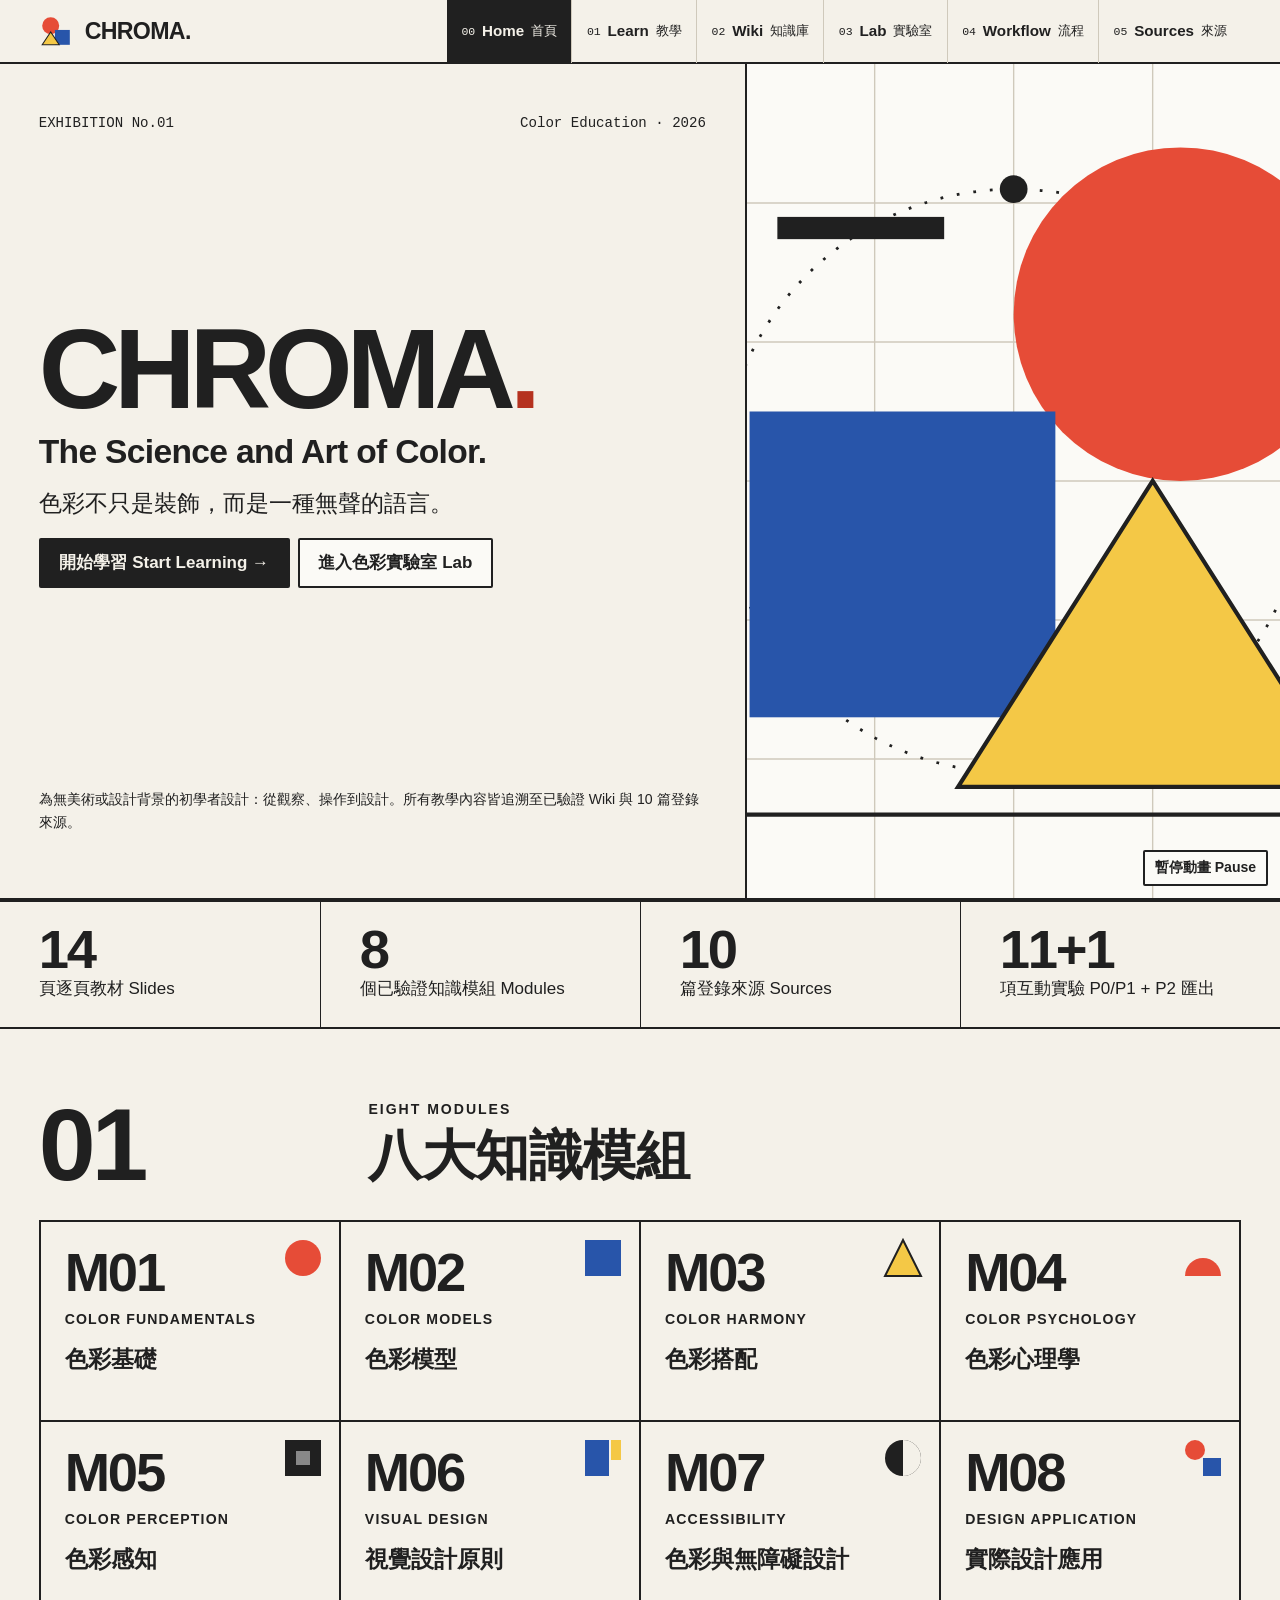
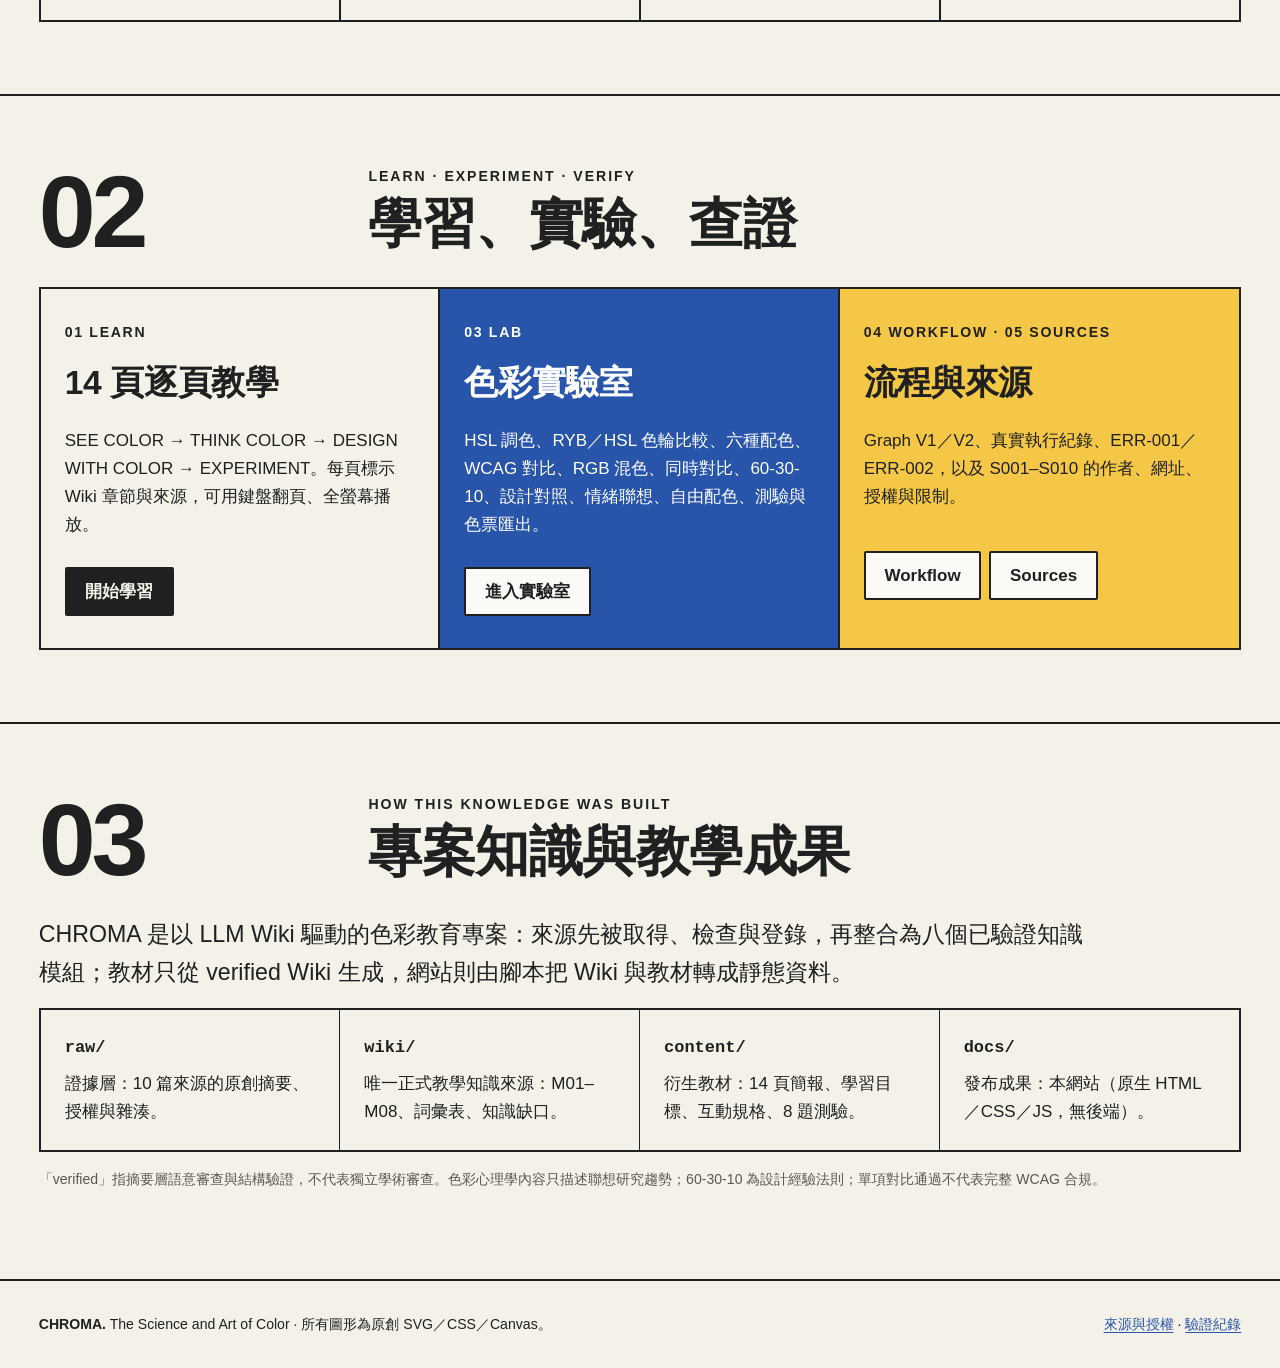
<file: docs/index.html>
<!DOCTYPE html>
<html lang="zh-Hant">
<head>
  <meta charset="UTF-8">
  <meta name="viewport" content="width=device-width, initial-scale=1">
  <title>CHROMA — The Science and Art of Color｜色彩解碼</title>
  <meta name="description" content="CHROMA：以已驗證 LLM Wiki 為基礎的初學者色彩教育網站，含 14 頁教學、知識庫、色彩實驗室與可追溯流程。">
  <link rel="icon" href="assets/illustrations/mark.svg" type="image/svg+xml">
  <link rel="stylesheet" href="assets/css/tokens.css">
  <link rel="stylesheet" href="assets/css/base.css">
</head>
<body data-page="home">
  <a class="skip-link" href="#main">跳至主要內容</a>
  <header class="site-header">
    <a class="brand" href="index.html" aria-label="CHROMA 首頁">
      <svg class="brand-mark" viewBox="0 0 64 64" aria-hidden="true"><circle cx="22" cy="22" r="16" fill="#E64C37"/><rect x="30" y="30" width="28" height="28" fill="#2855AA"/><path d="M6 58 L22 34 L38 58 Z" fill="#F4C846" stroke="#202020" stroke-width="2"/></svg>
      <span class="brand-word">CHROMA.</span>
    </a>
    <button class="btn btn-sm nav-toggle" type="button" data-nav-toggle aria-expanded="false" aria-controls="site-nav">選單 Menu</button>
    <nav id="site-nav" aria-label="主要導覽">
      <ol>
        <li><a href="index.html" data-page="home"><span class="nav-no">00</span>Home <span class="nav-zh">首頁</span></a></li>
        <li><a href="slides.html" data-page="learn"><span class="nav-no">01</span>Learn <span class="nav-zh">教學</span></a></li>
        <li><a href="wiki.html" data-page="wiki"><span class="nav-no">02</span>Wiki <span class="nav-zh">知識庫</span></a></li>
        <li><a href="lab.html" data-page="lab"><span class="nav-no">03</span>Lab <span class="nav-zh">實驗室</span></a></li>
        <li><a href="workflow.html" data-page="workflow"><span class="nav-no">04</span>Workflow <span class="nav-zh">流程</span></a></li>
        <li><a href="references.html" data-page="sources"><span class="nav-no">05</span>Sources <span class="nav-zh">來源</span></a></li>
      </ol>
    </nav>
  </header>

  <main id="main">
    <section class="hero" aria-labelledby="hero-title">
      <div class="hero-text">
        <div class="hero-meta"><span>EXHIBITION No.01</span><span>Color Education · 2026</span></div>
        <div>
          <h1 class="hero-title" id="hero-title">CHROMA<span class="dot">.</span></h1>
          <p class="hero-sub" lang="en">The Science and Art of Color.</p>
          <p class="hero-zh">色彩不只是裝飾，而是一種無聲的語言。</p>
          <div class="btn-row">
            <a class="btn btn-primary" href="slides.html#SL01">開始學習 Start Learning →</a>
            <a class="btn" href="lab.html">進入色彩實驗室 Lab</a>
          </div>
        </div>
        <p class="small">為無美術或設計背景的初學者設計：從觀察、操作到設計。所有教學內容皆追溯至已驗證 Wiki 與 10 篇登錄來源。</p>
      </div>
      <div class="hero-art" id="hero-art">
        <svg viewBox="0 0 600 600" preserveAspectRatio="xMidYMid slice" aria-hidden="true" focusable="false">
          <!-- Original geometric composition (Bauhaus primaries on a Swiss grid). -->
          <rect width="600" height="600" fill="#FBFAF6"/>
          <g stroke="#CFC9BB" stroke-width="1">
            <line x1="100" y1="0" x2="100" y2="600"/><line x1="200" y1="0" x2="200" y2="600"/><line x1="300" y1="0" x2="300" y2="600"/>
            <line x1="400" y1="0" x2="400" y2="600"/><line x1="500" y1="0" x2="500" y2="600"/>
            <line x1="0" y1="100" x2="600" y2="100"/><line x1="0" y1="200" x2="600" y2="200"/><line x1="0" y1="300" x2="600" y2="300"/>
            <line x1="0" y1="400" x2="600" y2="400"/><line x1="0" y1="500" x2="600" y2="500"/>
          </g>
          <g class="geo-spin">
            <circle cx="300" cy="300" r="210" fill="none" stroke="#202020" stroke-width="2" stroke-dasharray="2 10"/>
            <circle cx="300" cy="90" r="10" fill="#202020"/>
          </g>
          <g class="geo-pulse"><circle cx="420" cy="180" r="120" fill="#E64C37"/></g>
          <g class="geo-drift"><rect x="110" y="250" width="220" height="220" fill="#2855AA"/></g>
          <path d="M260 520 L400 300 L540 520 Z" fill="#F4C846" stroke="#202020" stroke-width="3"/>
          <rect x="130" y="110" width="120" height="16" fill="#202020"/>
          <line x1="0" y1="540" x2="600" y2="540" stroke="#202020" stroke-width="3"/>
        </svg>
        <button class="btn btn-sm motion-toggle" type="button" id="motion-toggle" aria-pressed="false">暫停動畫 Pause</button>
      </div>
    </section>

    <div class="stat-row" aria-label="專案規模">
      <div class="stat"><span class="stat-num" data-count="slides">14</span><span>頁逐頁教材 Slides</span></div>
      <div class="stat"><span class="stat-num" data-count="modules">8</span><span>個已驗證知識模組 Modules</span></div>
      <div class="stat"><span class="stat-num" data-count="sources">10</span><span>篇登錄來源 Sources</span></div>
      <div class="stat"><span class="stat-num">11+1</span><span>項互動實驗 P0/P1 + P2 匯出</span></div>
    </div>

    <section class="section" aria-labelledby="mod-title">
      <div class="wrap">
        <div class="section-head">
          <div class="section-no" aria-hidden="true">01</div>
          <h2 class="section-title" id="mod-title"><span class="en">Eight Modules</span>八大知識模組</h2>
        </div>
        <nav class="module-grid" aria-label="八大知識模組">
          <a class="module-card" href="wiki.html#M01"><span class="m-no">M01</span><span class="m-en">Color Fundamentals</span><span class="m-zh">色彩基礎</span><svg class="m-shape" viewBox="0 0 40 40" aria-hidden="true"><circle cx="20" cy="20" r="18" fill="#E64C37"/></svg></a>
          <a class="module-card" href="wiki.html#M02"><span class="m-no">M02</span><span class="m-en">Color Models</span><span class="m-zh">色彩模型</span><svg class="m-shape" viewBox="0 0 40 40" aria-hidden="true"><rect x="2" y="2" width="36" height="36" fill="#2855AA"/></svg></a>
          <a class="module-card" href="wiki.html#M03"><span class="m-no">M03</span><span class="m-en">Color Harmony</span><span class="m-zh">色彩搭配</span><svg class="m-shape" viewBox="0 0 40 40" aria-hidden="true"><path d="M20 2 L38 38 L2 38 Z" fill="#F4C846" stroke="#202020" stroke-width="2"/></svg></a>
          <a class="module-card" href="wiki.html#M04"><span class="m-no">M04</span><span class="m-en">Color Psychology</span><span class="m-zh">色彩心理學</span><svg class="m-shape" viewBox="0 0 40 40" aria-hidden="true"><path d="M2 38 A18 18 0 0 1 38 38 Z" fill="#E64C37"/></svg></a>
          <a class="module-card" href="wiki.html#M05"><span class="m-no">M05</span><span class="m-en">Color Perception</span><span class="m-zh">色彩感知</span><svg class="m-shape" viewBox="0 0 40 40" aria-hidden="true"><rect x="2" y="2" width="36" height="36" fill="#202020"/><rect x="13" y="13" width="14" height="14" fill="#888888"/></svg></a>
          <a class="module-card" href="wiki.html#M06"><span class="m-no">M06</span><span class="m-en">Visual Design</span><span class="m-zh">視覺設計原則</span><svg class="m-shape" viewBox="0 0 40 40" aria-hidden="true"><rect x="2" y="2" width="24" height="36" fill="#2855AA"/><rect x="28" y="2" width="10" height="20" fill="#F4C846"/></svg></a>
          <a class="module-card" href="wiki.html#M07"><span class="m-no">M07</span><span class="m-en">Accessibility</span><span class="m-zh">色彩與無障礙設計</span><svg class="m-shape" viewBox="0 0 40 40" aria-hidden="true"><circle cx="20" cy="20" r="18" fill="#202020"/><path d="M20 2 A18 18 0 0 1 20 38 Z" fill="#F4F1E9"/></svg></a>
          <a class="module-card" href="wiki.html#M08"><span class="m-no">M08</span><span class="m-en">Design Application</span><span class="m-zh">實際設計應用</span><svg class="m-shape" viewBox="0 0 40 40" aria-hidden="true"><circle cx="12" cy="12" r="10" fill="#E64C37"/><rect x="20" y="20" width="18" height="18" fill="#2855AA"/></svg></a>
        </nav>
      </div>
    </section>

    <section class="section" aria-labelledby="entry-title">
      <div class="wrap">
        <div class="section-head">
          <div class="section-no" aria-hidden="true">02</div>
          <h2 class="section-title" id="entry-title"><span class="en">Learn · Experiment · Verify</span>學習、實驗、查證</h2>
        </div>
        <div class="entry-grid">
          <article class="entry">
            <p class="label">01 Learn</p>
            <h3>14 頁逐頁教學</h3>
            <p>SEE COLOR → THINK COLOR → DESIGN WITH COLOR → EXPERIMENT。每頁標示 Wiki 章節與來源，可用鍵盤翻頁、全螢幕播放。</p>
            <a class="btn btn-primary" href="slides.html">開始學習</a>
          </article>
          <article class="entry entry-blue">
            <p class="label">03 Lab</p>
            <h3>色彩實驗室</h3>
            <p>HSL 調色、RYB／HSL 色輪比較、六種配色、WCAG 對比、RGB 混色、同時對比、60-30-10、設計對照、情緒聯想、自由配色、測驗與色票匯出。</p>
            <a class="btn" href="lab.html">進入實驗室</a>
          </article>
          <article class="entry entry-yellow">
            <p class="label">04 Workflow · 05 Sources</p>
            <h3>流程與來源</h3>
            <p>Graph V1／V2、真實執行紀錄、ERR-001／ERR-002，以及 S001–S010 的作者、網址、授權與限制。</p>
            <div class="btn-row"><a class="btn" href="workflow.html">Workflow</a><a class="btn" href="references.html">Sources</a></div>
          </article>
        </div>
      </div>
    </section>

    <section class="section" aria-labelledby="about-title">
      <div class="wrap">
        <div class="section-head">
          <div class="section-no" aria-hidden="true">03</div>
          <h2 class="section-title" id="about-title"><span class="en">How this knowledge was built</span>專案知識與教學成果</h2>
        </div>
        <p class="lead">CHROMA 是以 LLM Wiki 驅動的色彩教育專案：來源先被取得、檢查與登錄，再整合為八個已驗證知識模組；教材只從 verified Wiki 生成，網站則由腳本把 Wiki 與教材轉成靜態資料。</p>
        <ol class="pipeline">
          <li><span class="p-key">raw/</span>證據層：10 篇來源的原創摘要、授權與雜湊。</li>
          <li><span class="p-key">wiki/</span>唯一正式教學知識來源：M01–M08、詞彙表、知識缺口。</li>
          <li><span class="p-key">content/</span>衍生教材：14 頁簡報、學習目標、互動規格、8 題測驗。</li>
          <li><span class="p-key">docs/</span>發布成果：本網站（原生 HTML／CSS／JS，無後端）。</li>
        </ol>
        <p class="small muted">「verified」指摘要層語意審查與結構驗證，不代表獨立學術審查。色彩心理學內容只描述聯想研究趨勢；60-30-10 為設計經驗法則；單項對比通過不代表完整 WCAG 合規。</p>
      </div>
    </section>
  </main>

  <footer class="site-footer">
    <p><strong>CHROMA.</strong> The Science and Art of Color · 所有圖形為原創 SVG／CSS／Canvas。</p>
    <p><a href="references.html">來源與授權</a> · <a href="workflow.html">驗證紀錄</a></p>
  </footer>

  <script src="assets/data/chroma-data.js"></script>
  <script src="assets/js/navigation.js"></script>
  <script src="assets/js/home.js"></script>
</body>
</html>
</file>
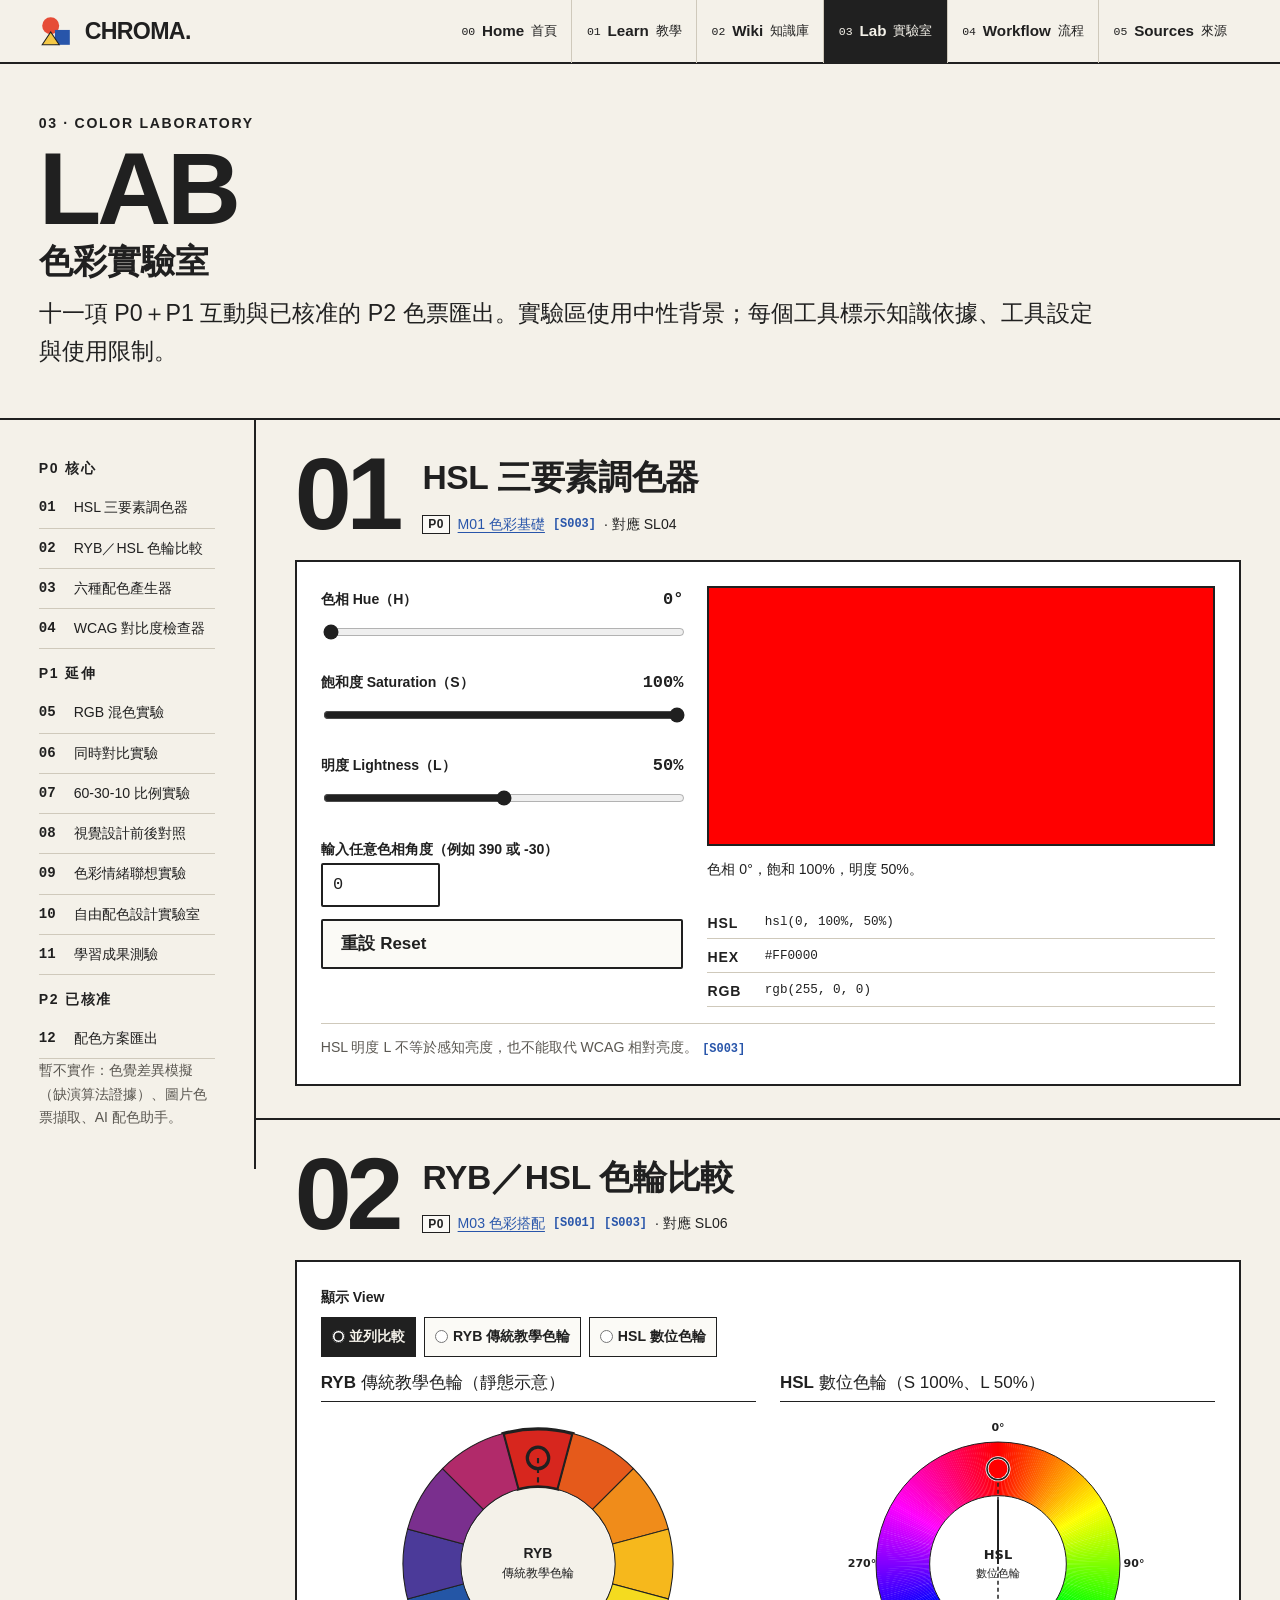
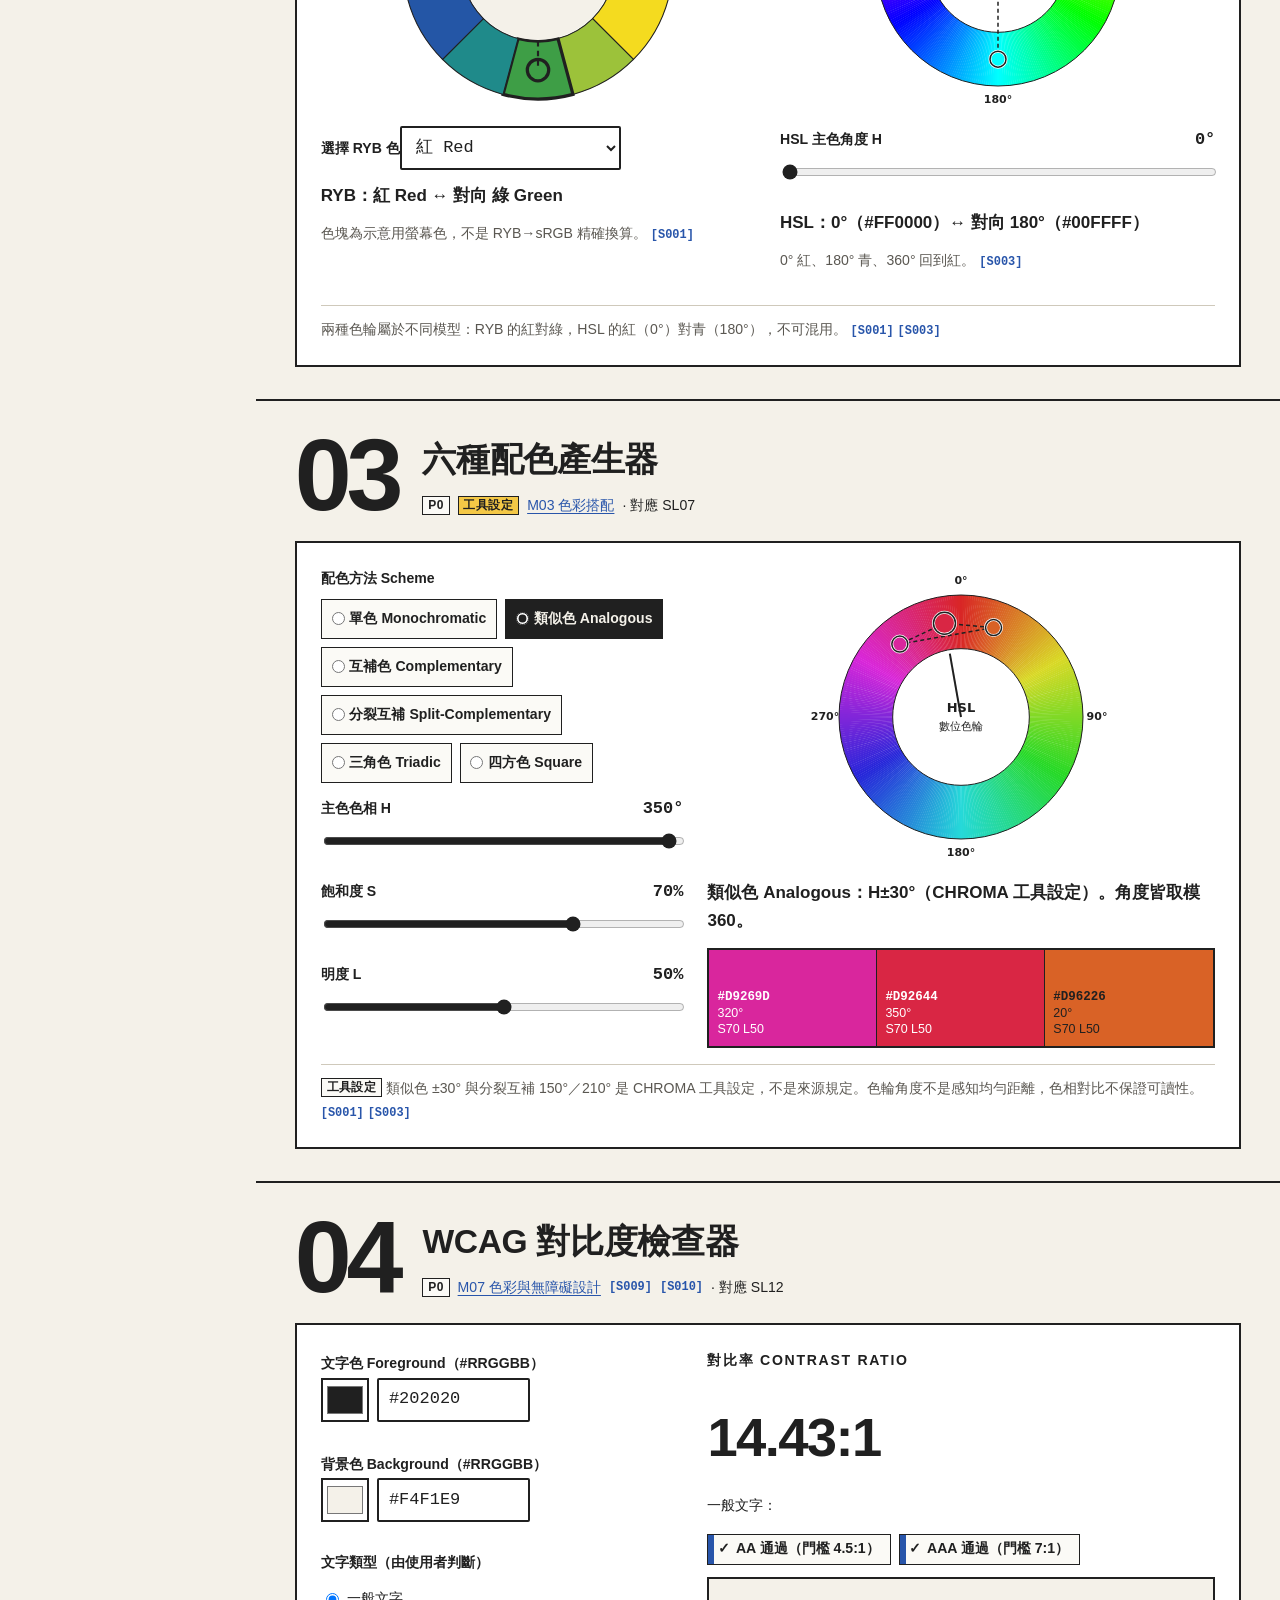
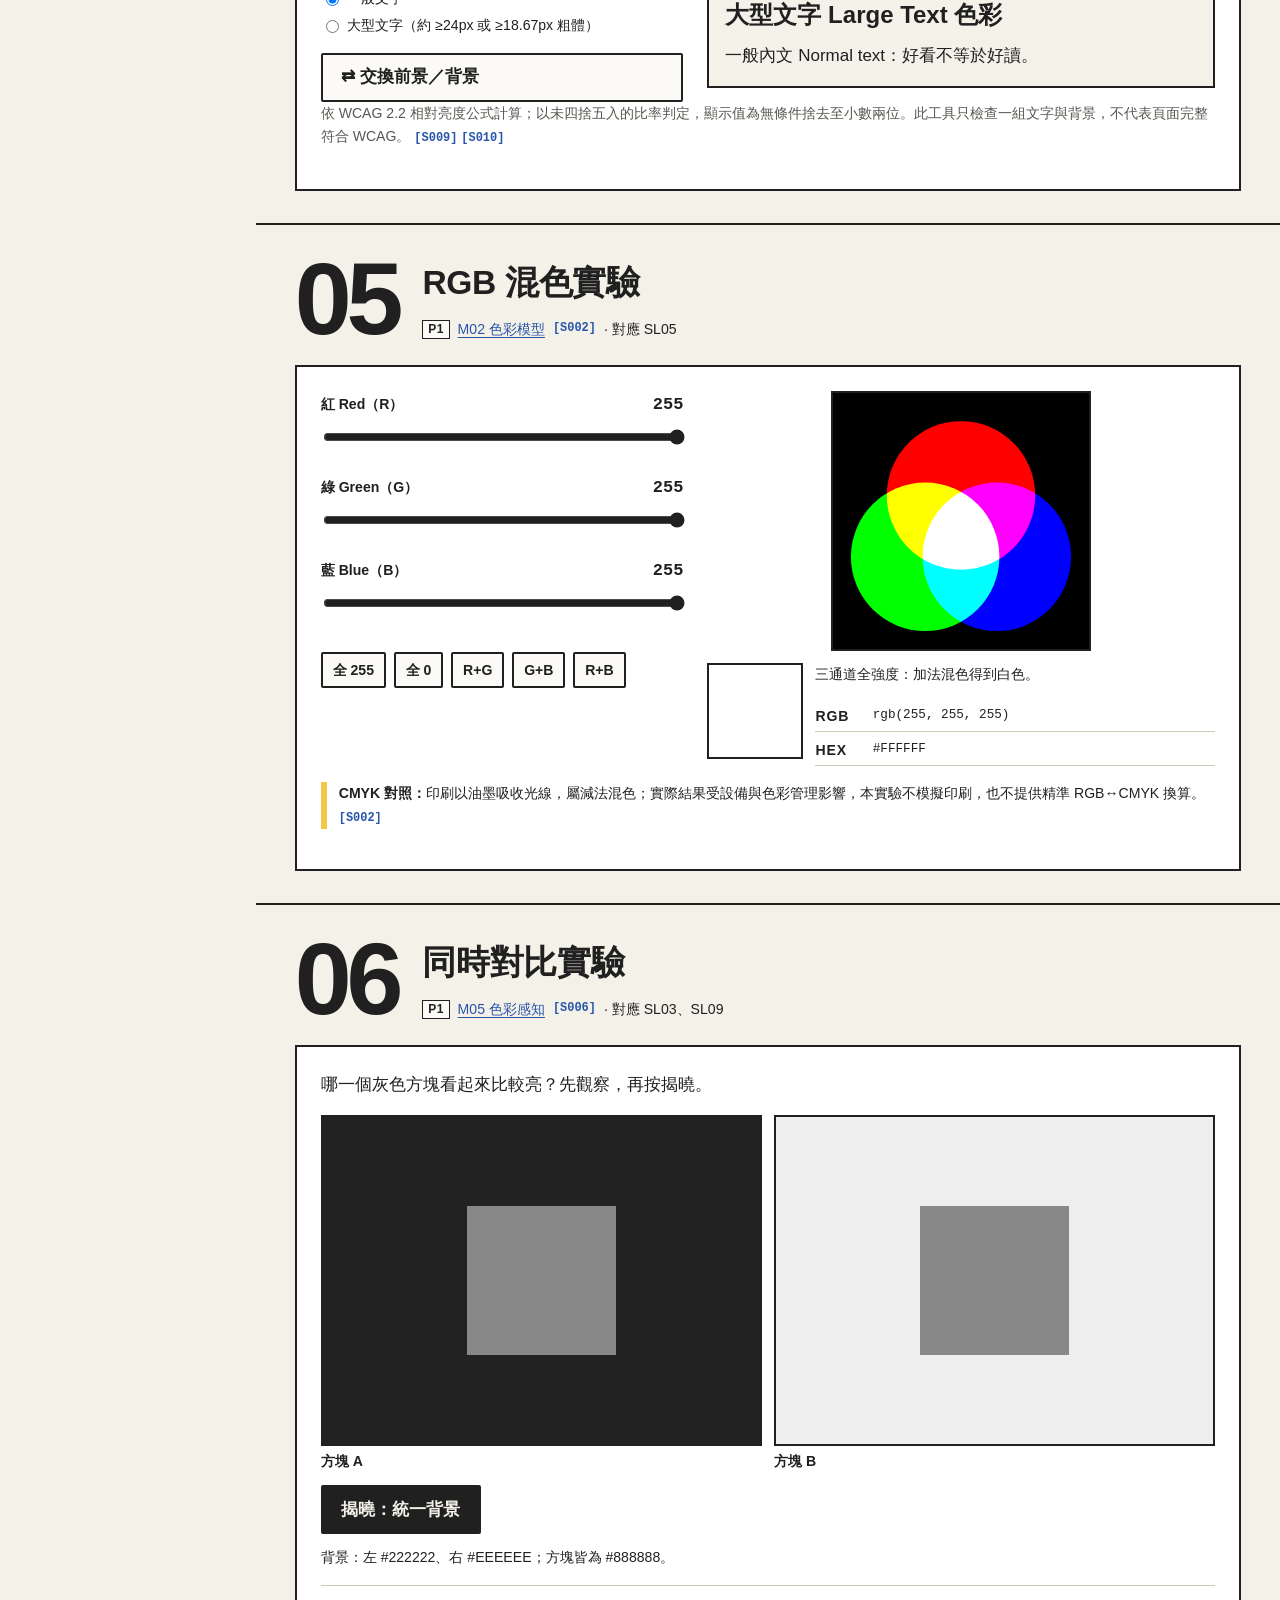
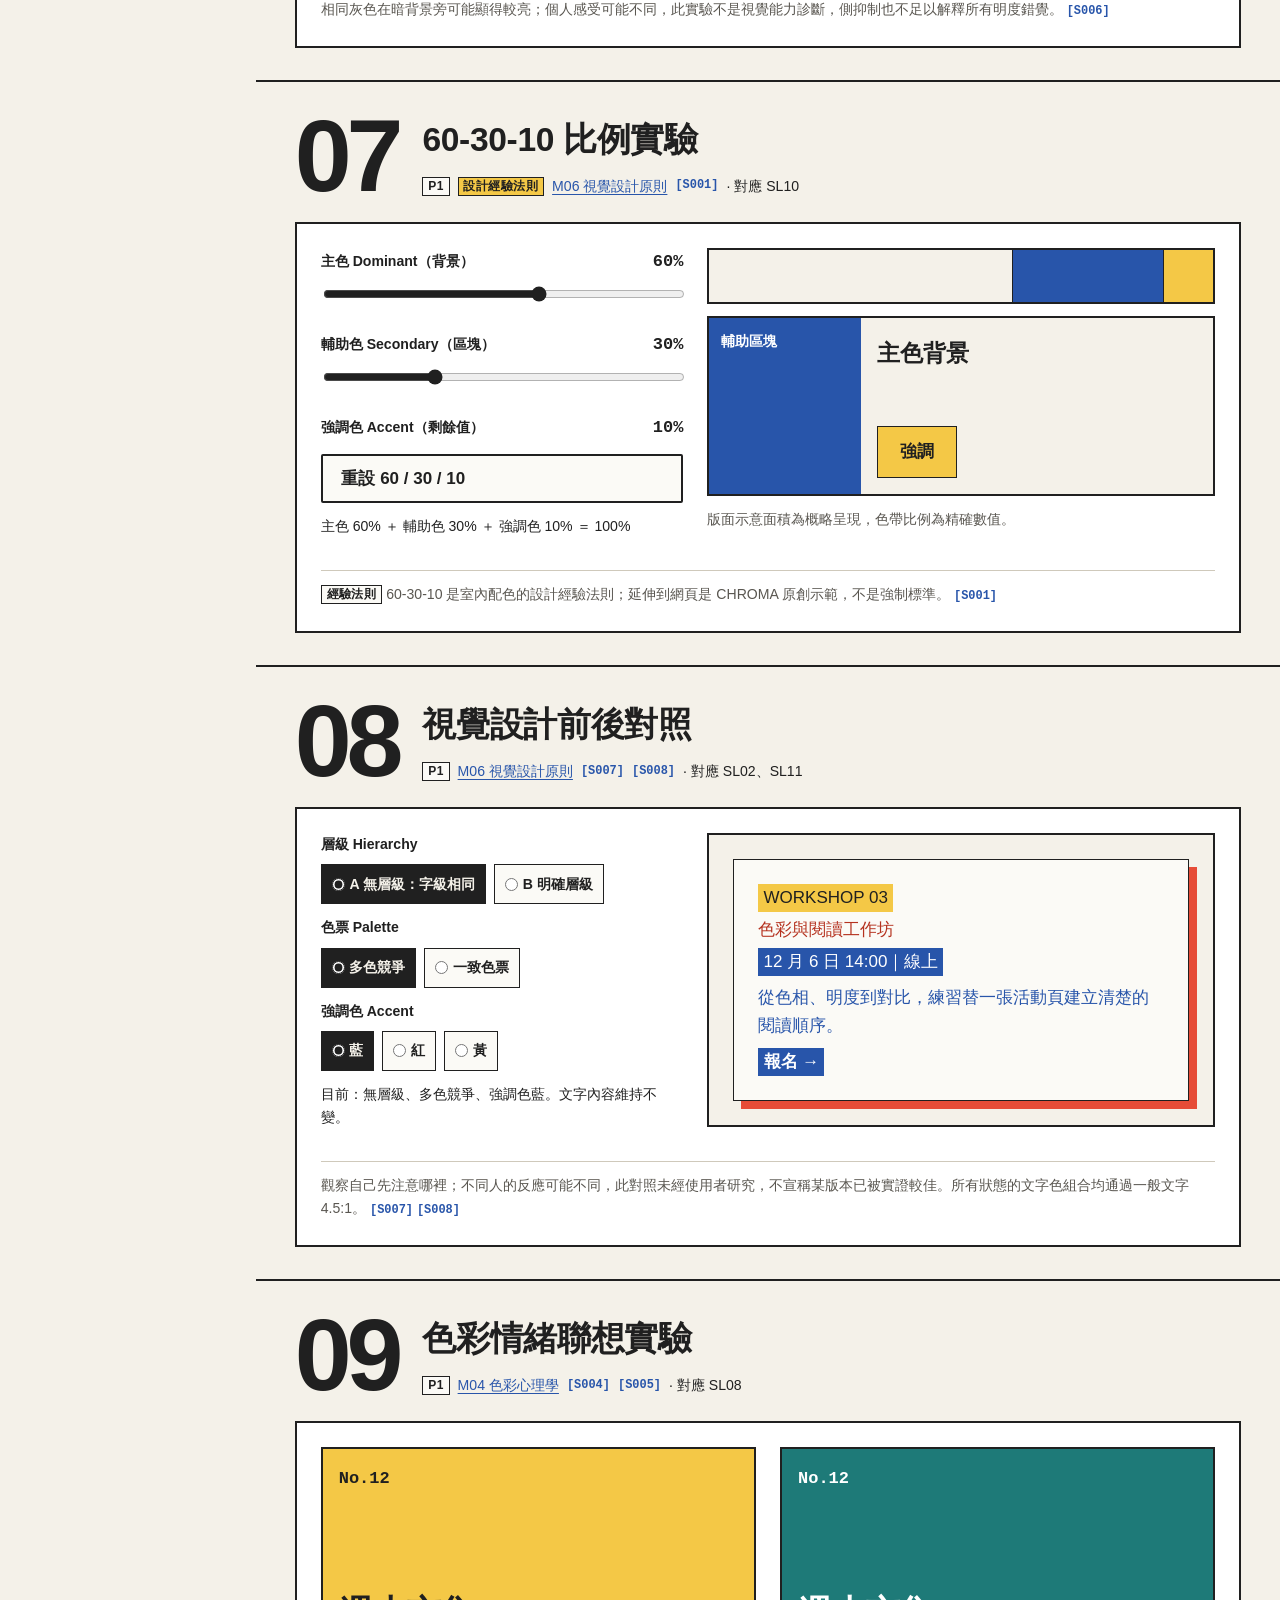
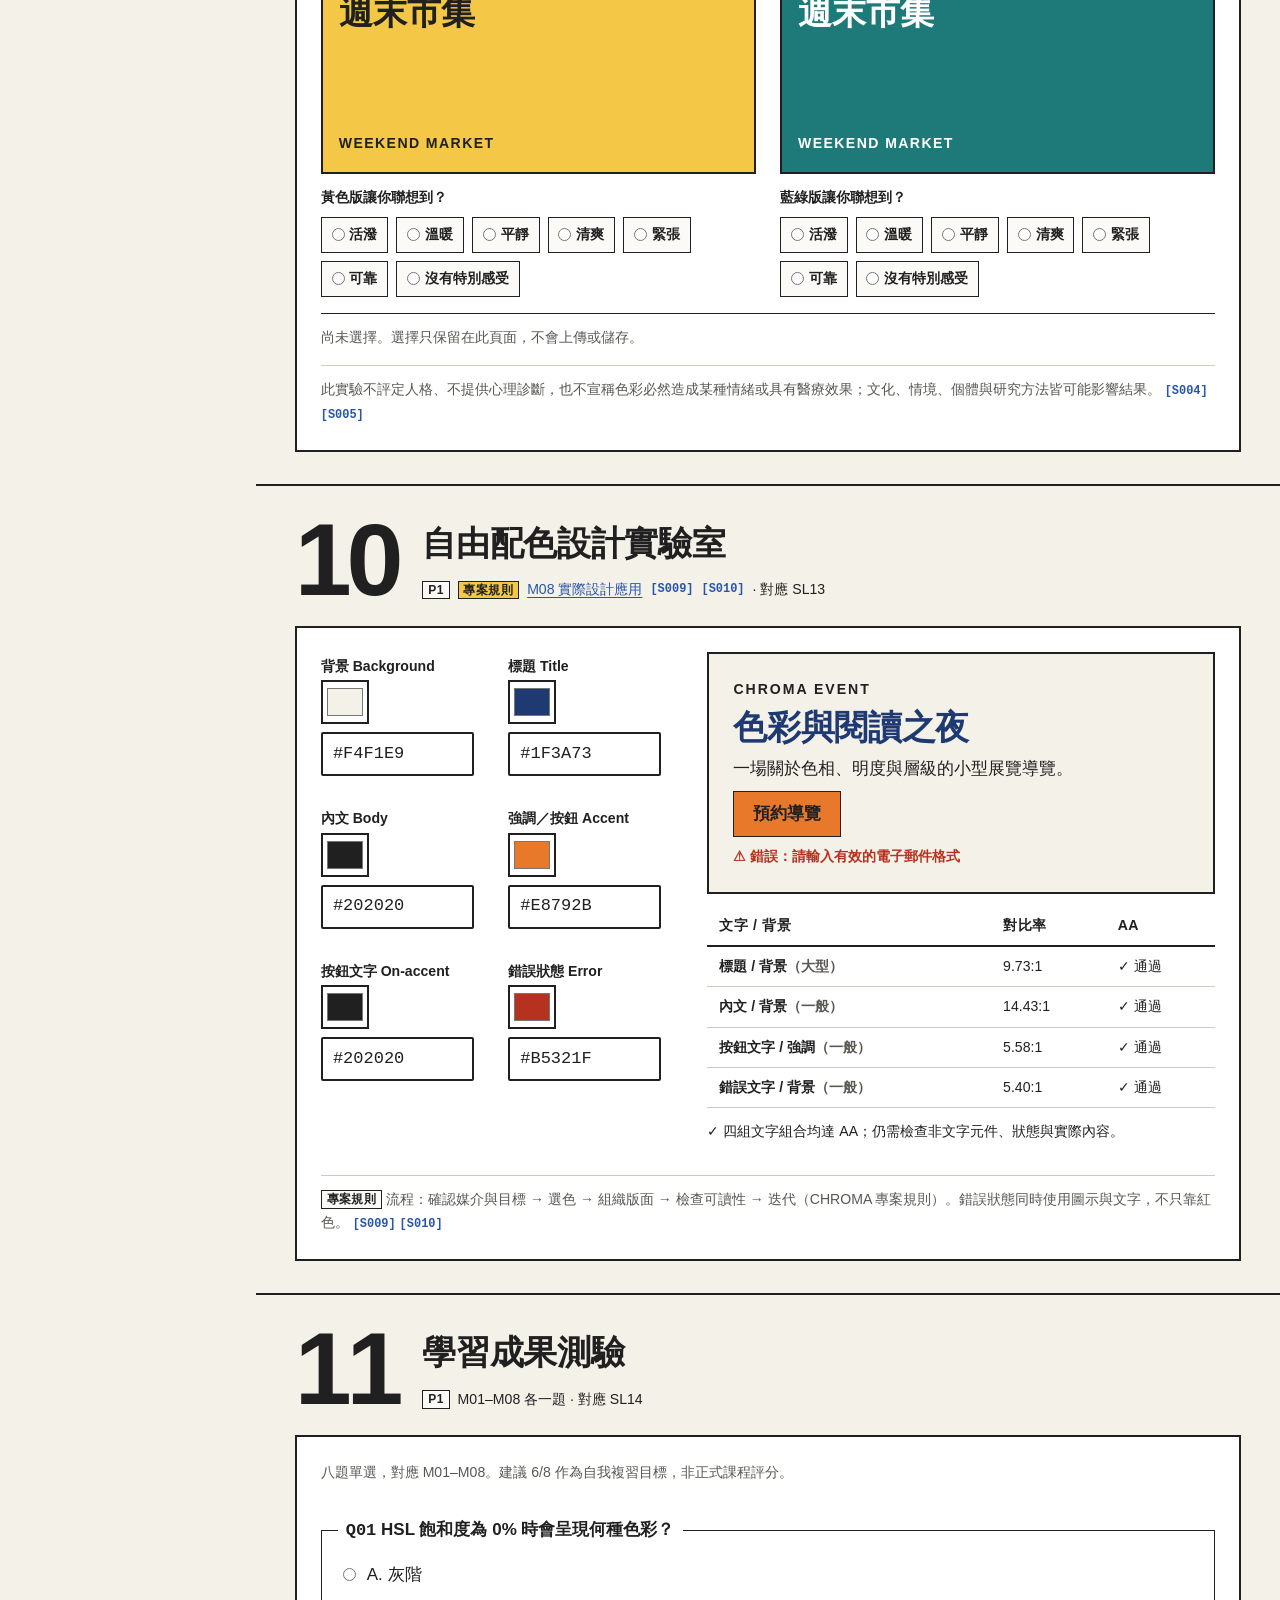
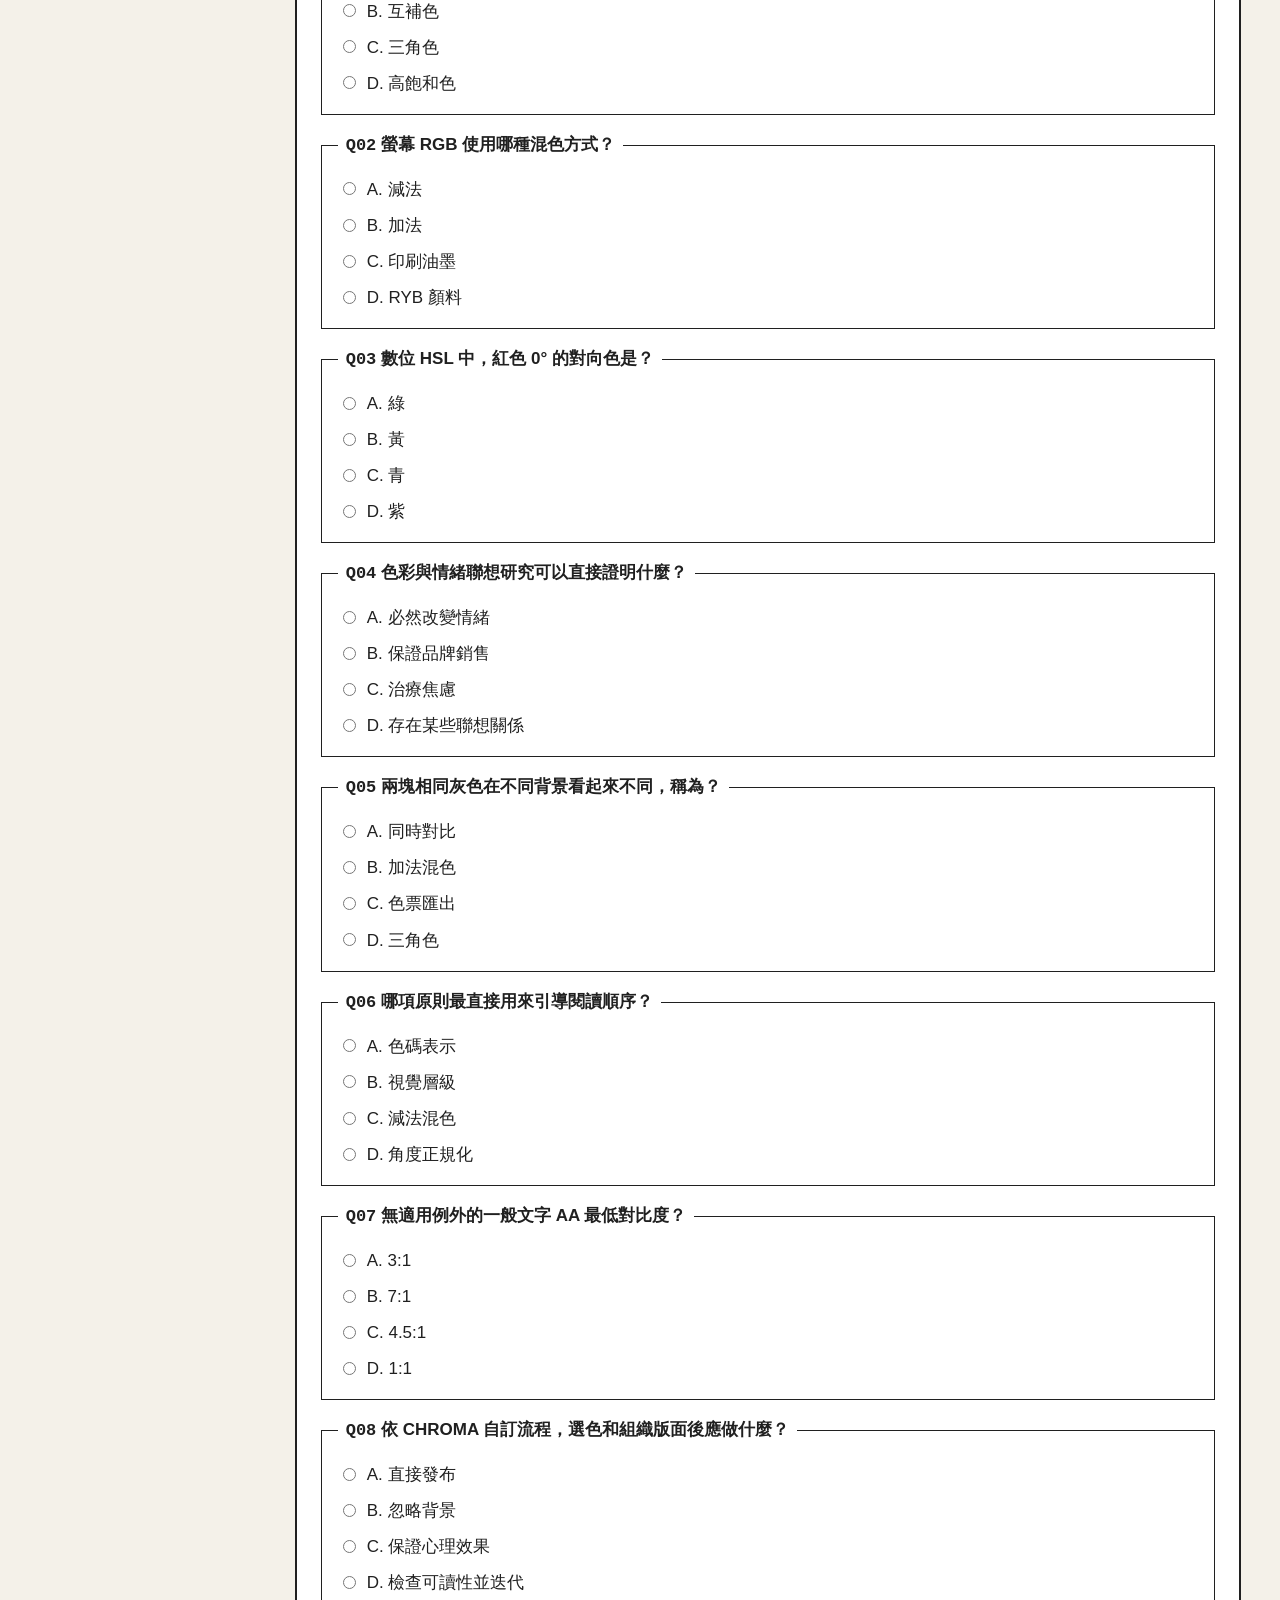
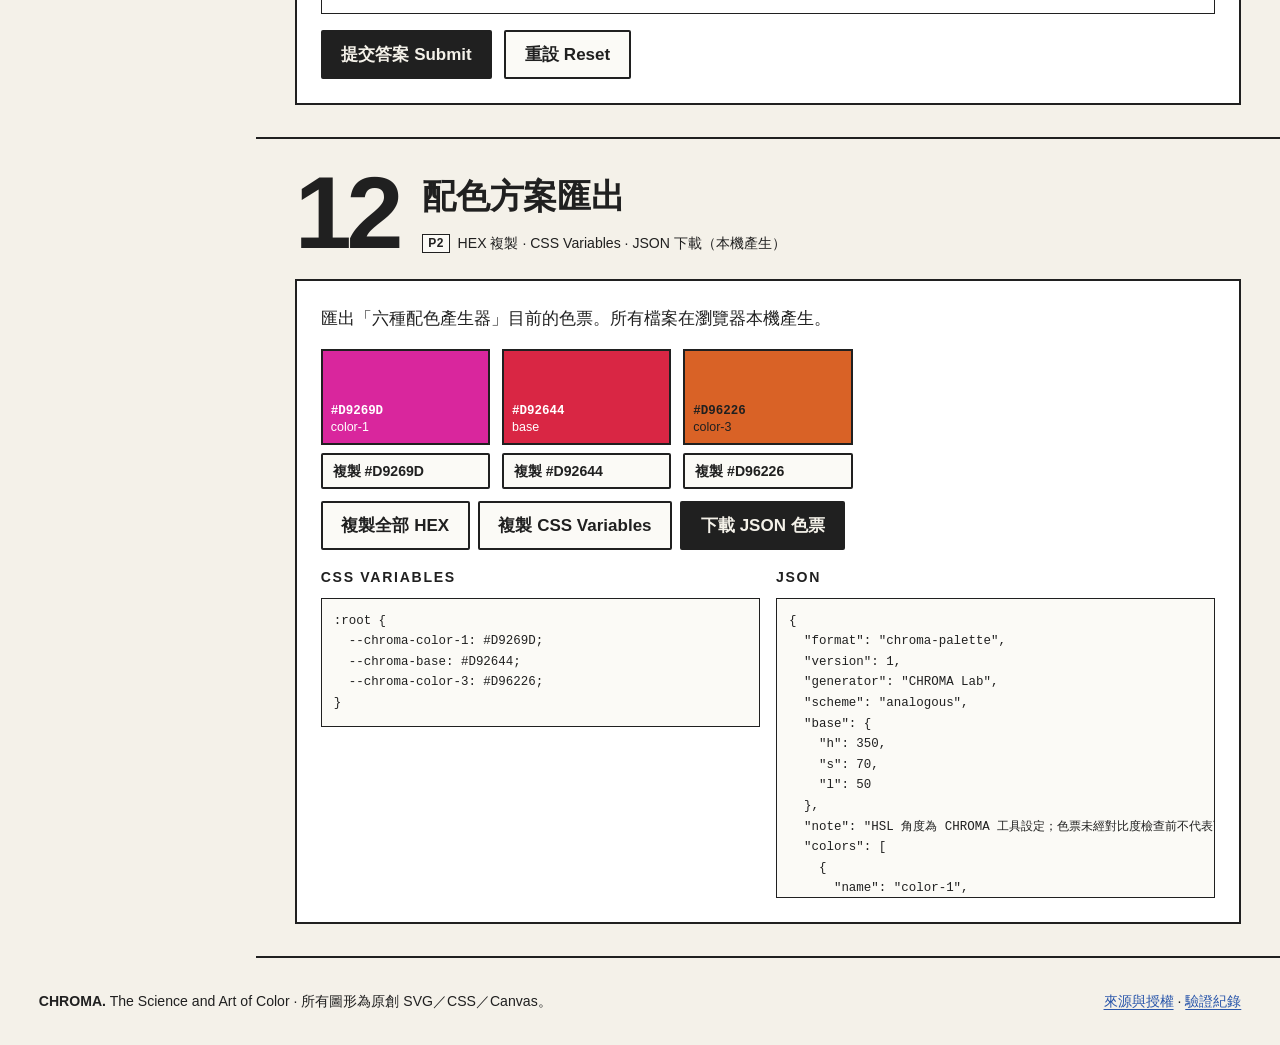
<file: docs/lab.html>
<!DOCTYPE html>
<html lang="zh-Hant">
<head>
  <meta charset="UTF-8">
  <meta name="viewport" content="width=device-width, initial-scale=1">
  <title>Lab｜色彩實驗室 — CHROMA</title>
  <meta name="description" content="CHROMA 色彩實驗室：HSL、色輪、配色、WCAG 對比、RGB、同時對比、60-30-10、設計對照、情緒聯想、自由配色、測驗與色票匯出。">
  <link rel="icon" href="assets/illustrations/mark.svg" type="image/svg+xml">
  <link rel="stylesheet" href="assets/css/tokens.css">
  <link rel="stylesheet" href="assets/css/base.css">
  <link rel="stylesheet" href="assets/css/lab.css">
</head>
<body data-page="lab">
  <a class="skip-link" href="#main">跳至主要內容</a>
  <header class="site-header">
    <a class="brand" href="index.html" aria-label="CHROMA 首頁">
      <svg class="brand-mark" viewBox="0 0 64 64" aria-hidden="true"><circle cx="22" cy="22" r="16" fill="#E64C37"/><rect x="30" y="30" width="28" height="28" fill="#2855AA"/><path d="M6 58 L22 34 L38 58 Z" fill="#F4C846" stroke="#202020" stroke-width="2"/></svg>
      <span class="brand-word">CHROMA.</span>
    </a>
    <button class="btn btn-sm nav-toggle" type="button" data-nav-toggle aria-expanded="false" aria-controls="site-nav">選單 Menu</button>
    <nav id="site-nav" aria-label="主要導覽">
      <ol>
        <li><a href="index.html" data-page="home"><span class="nav-no">00</span>Home <span class="nav-zh">首頁</span></a></li>
        <li><a href="slides.html" data-page="learn"><span class="nav-no">01</span>Learn <span class="nav-zh">教學</span></a></li>
        <li><a href="wiki.html" data-page="wiki"><span class="nav-no">02</span>Wiki <span class="nav-zh">知識庫</span></a></li>
        <li><a href="lab.html" data-page="lab"><span class="nav-no">03</span>Lab <span class="nav-zh">實驗室</span></a></li>
        <li><a href="workflow.html" data-page="workflow"><span class="nav-no">04</span>Workflow <span class="nav-zh">流程</span></a></li>
        <li><a href="references.html" data-page="sources"><span class="nav-no">05</span>Sources <span class="nav-zh">來源</span></a></li>
      </ol>
    </nav>
  </header>

  <main id="main">
    <header class="page-head">
      <div class="wrap">
        <p class="eyebrow">03 · Color Laboratory</p>
        <h1>LAB<span class="zh">色彩實驗室</span></h1>
        <p class="lead">十一項 P0＋P1 互動與已核准的 P2 色票匯出。實驗區使用中性背景；每個工具標示知識依據、工具設定與使用限制。</p>
      </div>
    </header>
    <div class="lab-layout">
      <nav class="lab-index" aria-label="實驗目錄">
        <h2>P0 核心</h2>
        <ol>
          <li><a href="#hsl"><span class="prio">01</span>HSL 三要素調色器</a></li>
          <li><a href="#wheel"><span class="prio">02</span>RYB／HSL 色輪比較</a></li>
          <li><a href="#harmony"><span class="prio">03</span>六種配色產生器</a></li>
          <li><a href="#contrast-check"><span class="prio">04</span>WCAG 對比度檢查器</a></li>
        </ol>
        <h2>P1 延伸</h2>
        <ol>
          <li><a href="#rgb"><span class="prio">05</span>RGB 混色實驗</a></li>
          <li><a href="#contrast-illusion"><span class="prio">06</span>同時對比實驗</a></li>
          <li><a href="#ratio"><span class="prio">07</span>60-30-10 比例實驗</a></li>
          <li><a href="#design-compare"><span class="prio">08</span>視覺設計前後對照</a></li>
          <li><a href="#association"><span class="prio">09</span>色彩情緒聯想實驗</a></li>
          <li><a href="#design-lab"><span class="prio">10</span>自由配色設計實驗室</a></li>
          <li><a href="#quiz"><span class="prio">11</span>學習成果測驗</a></li>
        </ol>
        <h2>P2 已核准</h2>
        <ol>
          <li><a href="#export"><span class="prio">12</span>配色方案匯出</a></li>
        </ol>
        <p class="small muted">暫不實作：色覺差異模擬（缺演算法證據）、圖片色票擷取、AI 配色助手。</p>
      </nav>
      <div class="lab-main">
        <section class="lab-section" id="hsl" data-feature="hsl" data-priority="P0" aria-labelledby="t-hsl">
          <header><span class="lab-no" aria-hidden="true">01</span><h2 id="t-hsl">HSL 三要素調色器</h2>
            <p class="lab-meta"><span class="tag">P0</span><a href="wiki.html#M01">M01 色彩基礎</a> <a class="cite" href="references.html#S003">[S003]</a> · 對應 SL04</p></header>
          <div data-mount="hsl"></div>
        </section>
        <section class="lab-section" id="wheel" data-feature="wheel" data-priority="P0" aria-labelledby="t-wheel">
          <header><span class="lab-no" aria-hidden="true">02</span><h2 id="t-wheel">RYB／HSL 色輪比較</h2>
            <p class="lab-meta"><span class="tag">P0</span><a href="wiki.html#M03">M03 色彩搭配</a> <a class="cite" href="references.html#S001">[S001]</a> <a class="cite" href="references.html#S003">[S003]</a> · 對應 SL06</p></header>
          <div data-mount="wheel"></div>
        </section>
        <section class="lab-section" id="harmony" data-feature="harmony" data-priority="P0" aria-labelledby="t-harmony">
          <header><span class="lab-no" aria-hidden="true">03</span><h2 id="t-harmony">六種配色產生器</h2>
            <p class="lab-meta"><span class="tag">P0</span><span class="tag tag-rule">工具設定</span><a href="wiki.html#M03">M03 色彩搭配</a> · 對應 SL07</p></header>
          <div data-mount="harmony"></div>
        </section>
        <section class="lab-section" id="contrast-check" data-feature="contrast-check" data-priority="P0" aria-labelledby="t-cc">
          <header><span class="lab-no" aria-hidden="true">04</span><h2 id="t-cc">WCAG 對比度檢查器</h2>
            <p class="lab-meta"><span class="tag">P0</span><a href="wiki.html#M07">M07 色彩與無障礙設計</a> <a class="cite" href="references.html#S009">[S009]</a> <a class="cite" href="references.html#S010">[S010]</a> · 對應 SL12</p></header>
          <div data-mount="contrast-check"></div>
        </section>
        <section class="lab-section" id="rgb" data-feature="rgb" data-priority="P1" aria-labelledby="t-rgb">
          <header><span class="lab-no" aria-hidden="true">05</span><h2 id="t-rgb">RGB 混色實驗</h2>
            <p class="lab-meta"><span class="tag">P1</span><a href="wiki.html#M02">M02 色彩模型</a> <a class="cite" href="references.html#S002">[S002]</a> · 對應 SL05</p></header>
          <div data-mount="rgb"></div>
        </section>
        <section class="lab-section" id="contrast-illusion" data-feature="contrast-illusion" data-priority="P1" aria-labelledby="t-ci">
          <header><span class="lab-no" aria-hidden="true">06</span><h2 id="t-ci">同時對比實驗</h2>
            <p class="lab-meta"><span class="tag">P1</span><a href="wiki.html#M05">M05 色彩感知</a> <a class="cite" href="references.html#S006">[S006]</a> · 對應 SL03、SL09</p></header>
          <div data-mount="contrast-illusion"></div>
        </section>
        <section class="lab-section" id="ratio" data-feature="ratio" data-priority="P1" aria-labelledby="t-ratio">
          <header><span class="lab-no" aria-hidden="true">07</span><h2 id="t-ratio">60-30-10 比例實驗</h2>
            <p class="lab-meta"><span class="tag">P1</span><span class="tag tag-rule">設計經驗法則</span><a href="wiki.html#M06">M06 視覺設計原則</a> <a class="cite" href="references.html#S001">[S001]</a> · 對應 SL10</p></header>
          <div data-mount="ratio"></div>
        </section>
        <section class="lab-section" id="design-compare" data-feature="design-compare" data-priority="P1" aria-labelledby="t-dc">
          <header><span class="lab-no" aria-hidden="true">08</span><h2 id="t-dc">視覺設計前後對照</h2>
            <p class="lab-meta"><span class="tag">P1</span><a href="wiki.html#M06">M06 視覺設計原則</a> <a class="cite" href="references.html#S007">[S007]</a> <a class="cite" href="references.html#S008">[S008]</a> · 對應 SL02、SL11</p></header>
          <div data-mount="design-compare"></div>
        </section>
        <section class="lab-section" id="association" data-feature="association" data-priority="P1" aria-labelledby="t-as">
          <header><span class="lab-no" aria-hidden="true">09</span><h2 id="t-as">色彩情緒聯想實驗</h2>
            <p class="lab-meta"><span class="tag">P1</span><a href="wiki.html#M04">M04 色彩心理學</a> <a class="cite" href="references.html#S004">[S004]</a> <a class="cite" href="references.html#S005">[S005]</a> · 對應 SL08</p></header>
          <div data-mount="association"></div>
        </section>
        <section class="lab-section" id="design-lab" data-feature="design-lab" data-priority="P1" aria-labelledby="t-dl">
          <header><span class="lab-no" aria-hidden="true">10</span><h2 id="t-dl">自由配色設計實驗室</h2>
            <p class="lab-meta"><span class="tag">P1</span><span class="tag tag-rule">專案規則</span><a href="wiki.html#M08">M08 實際設計應用</a> <a class="cite" href="references.html#S009">[S009]</a> <a class="cite" href="references.html#S010">[S010]</a> · 對應 SL13</p></header>
          <div data-mount="design-lab"></div>
        </section>
        <section class="lab-section" id="quiz" data-feature="quiz" data-priority="P1" aria-labelledby="t-quiz">
          <header><span class="lab-no" aria-hidden="true">11</span><h2 id="t-quiz">學習成果測驗</h2>
            <p class="lab-meta"><span class="tag">P1</span>M01–M08 各一題 · 對應 SL14</p></header>
          <div data-mount="quiz"></div>
        </section>
        <section class="lab-section" id="export" data-feature="export" data-priority="P2" aria-labelledby="t-export">
          <header><span class="lab-no" aria-hidden="true">12</span><h2 id="t-export">配色方案匯出</h2>
            <p class="lab-meta"><span class="tag">P2</span>HEX 複製 · CSS Variables · JSON 下載（本機產生）</p></header>
          <div data-mount="export"></div>
        </section>
      </div>
    </div>
  </main>
  <footer class="site-footer">
    <p><strong>CHROMA.</strong> The Science and Art of Color · 所有圖形為原創 SVG／CSS／Canvas。</p>
    <p><a href="references.html">來源與授權</a> · <a href="workflow.html">驗證紀錄</a></p>
  </footer>

  <script src="assets/data/chroma-data.js"></script>
  <script src="assets/js/navigation.js"></script>
  <script src="assets/js/color-utils.js"></script>
  <script src="assets/js/color-wheel.js"></script>
  <script src="assets/js/contrast.js"></script>
  <script src="assets/js/quiz.js"></script>
  <script src="assets/js/lab.js"></script>
  <script src="assets/js/lab-page.js"></script>
</body>
</html>
</file>
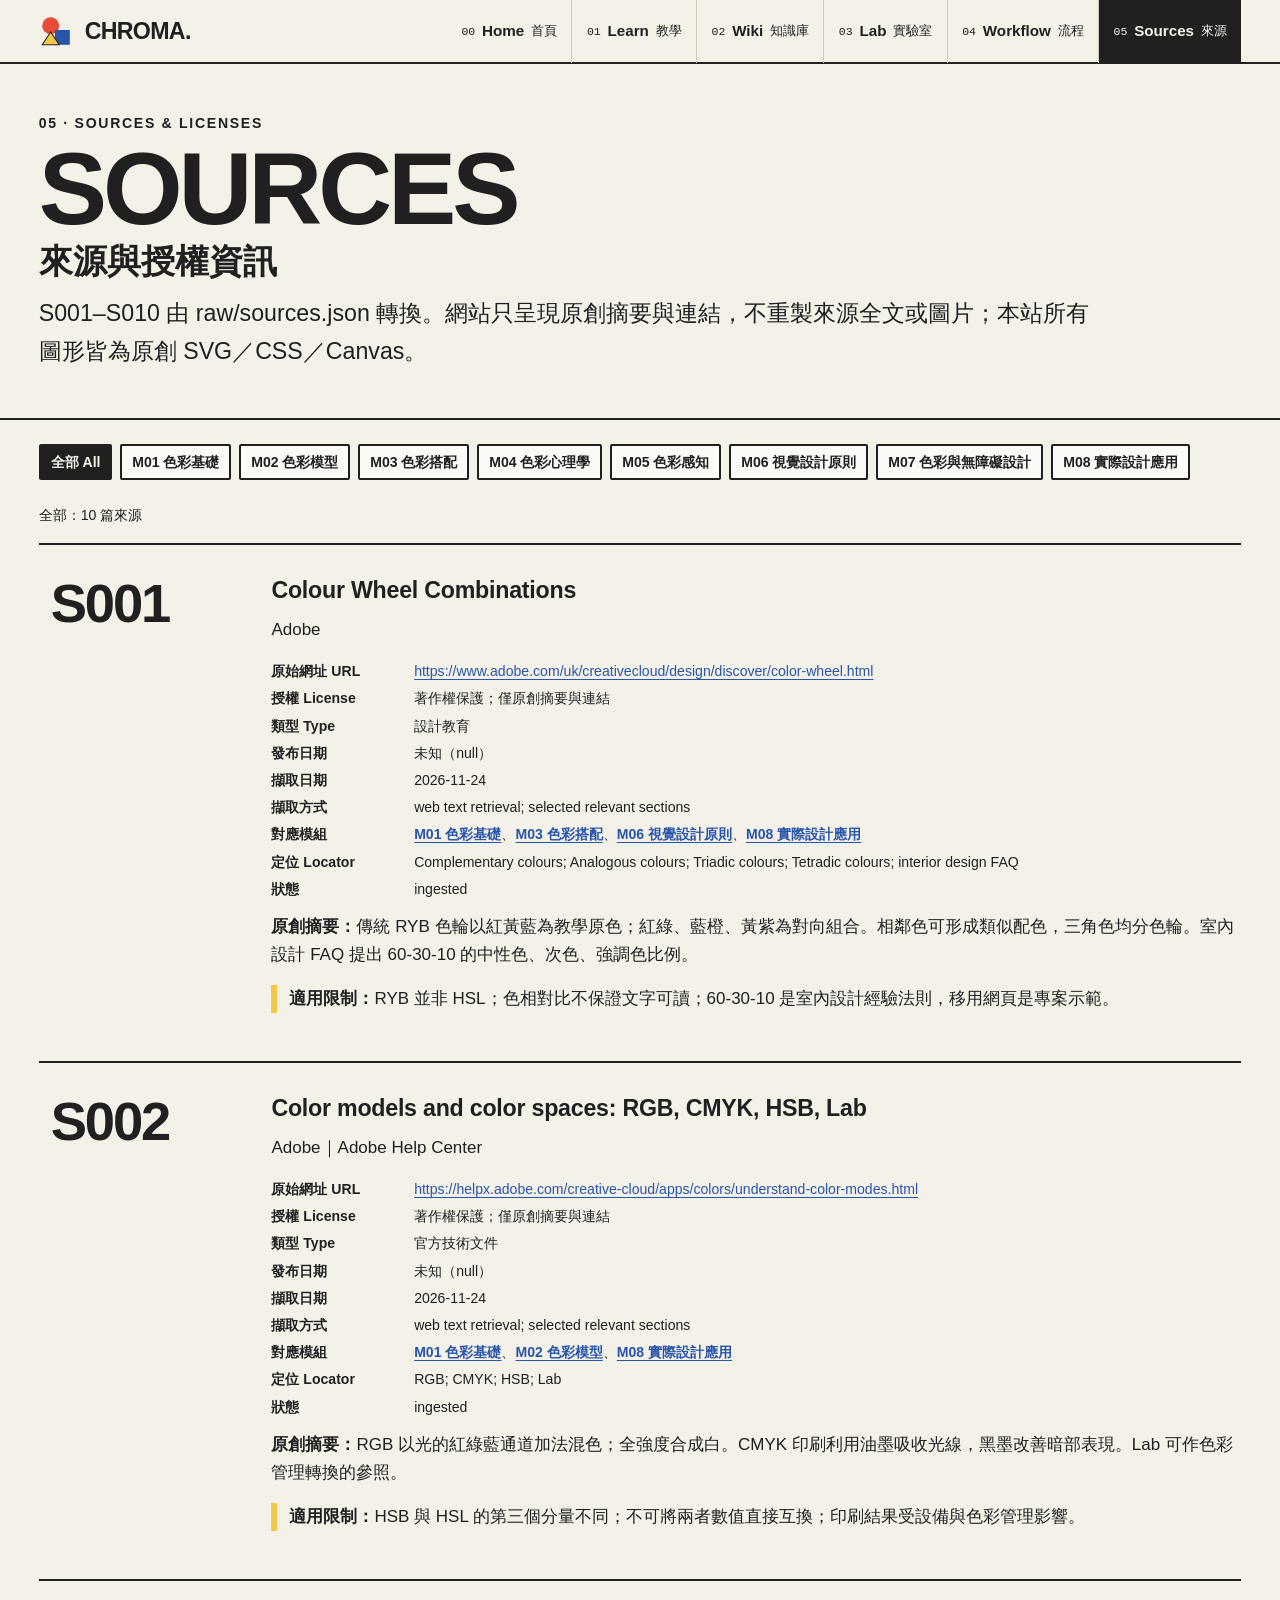
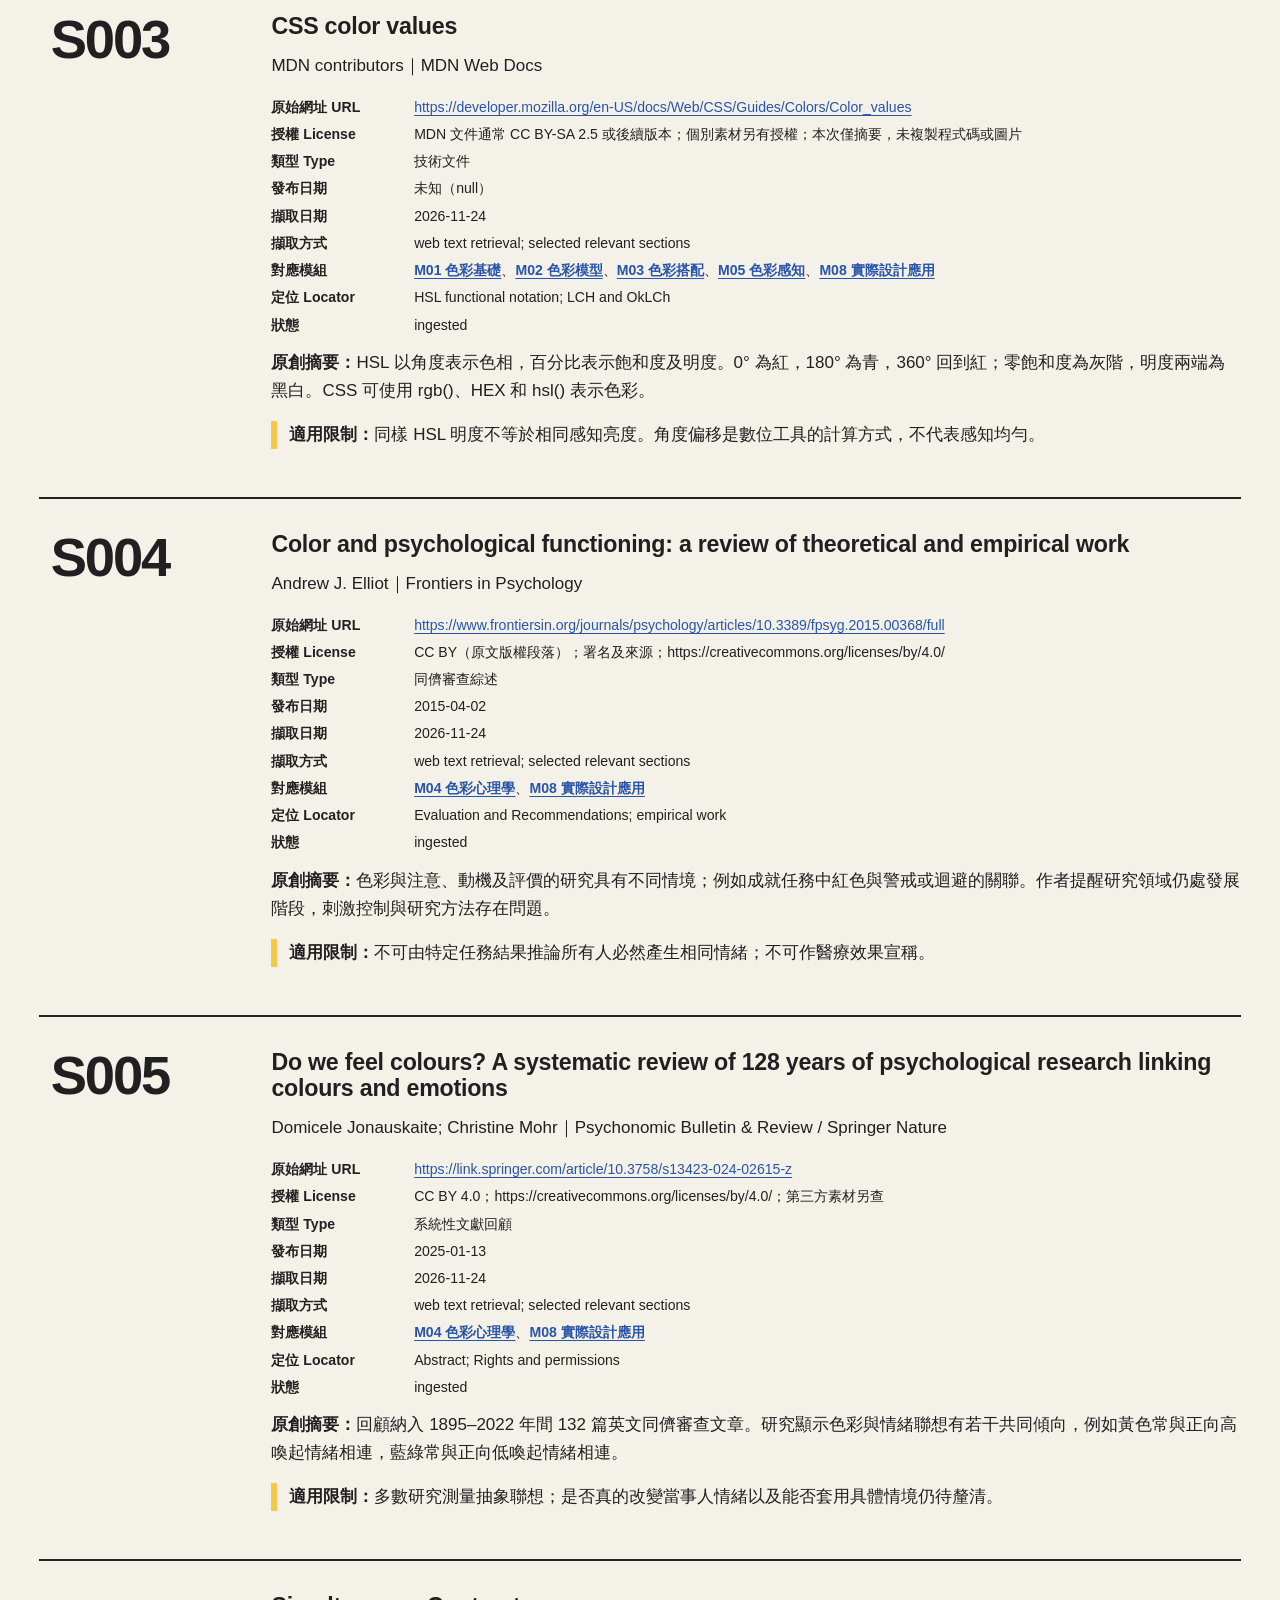
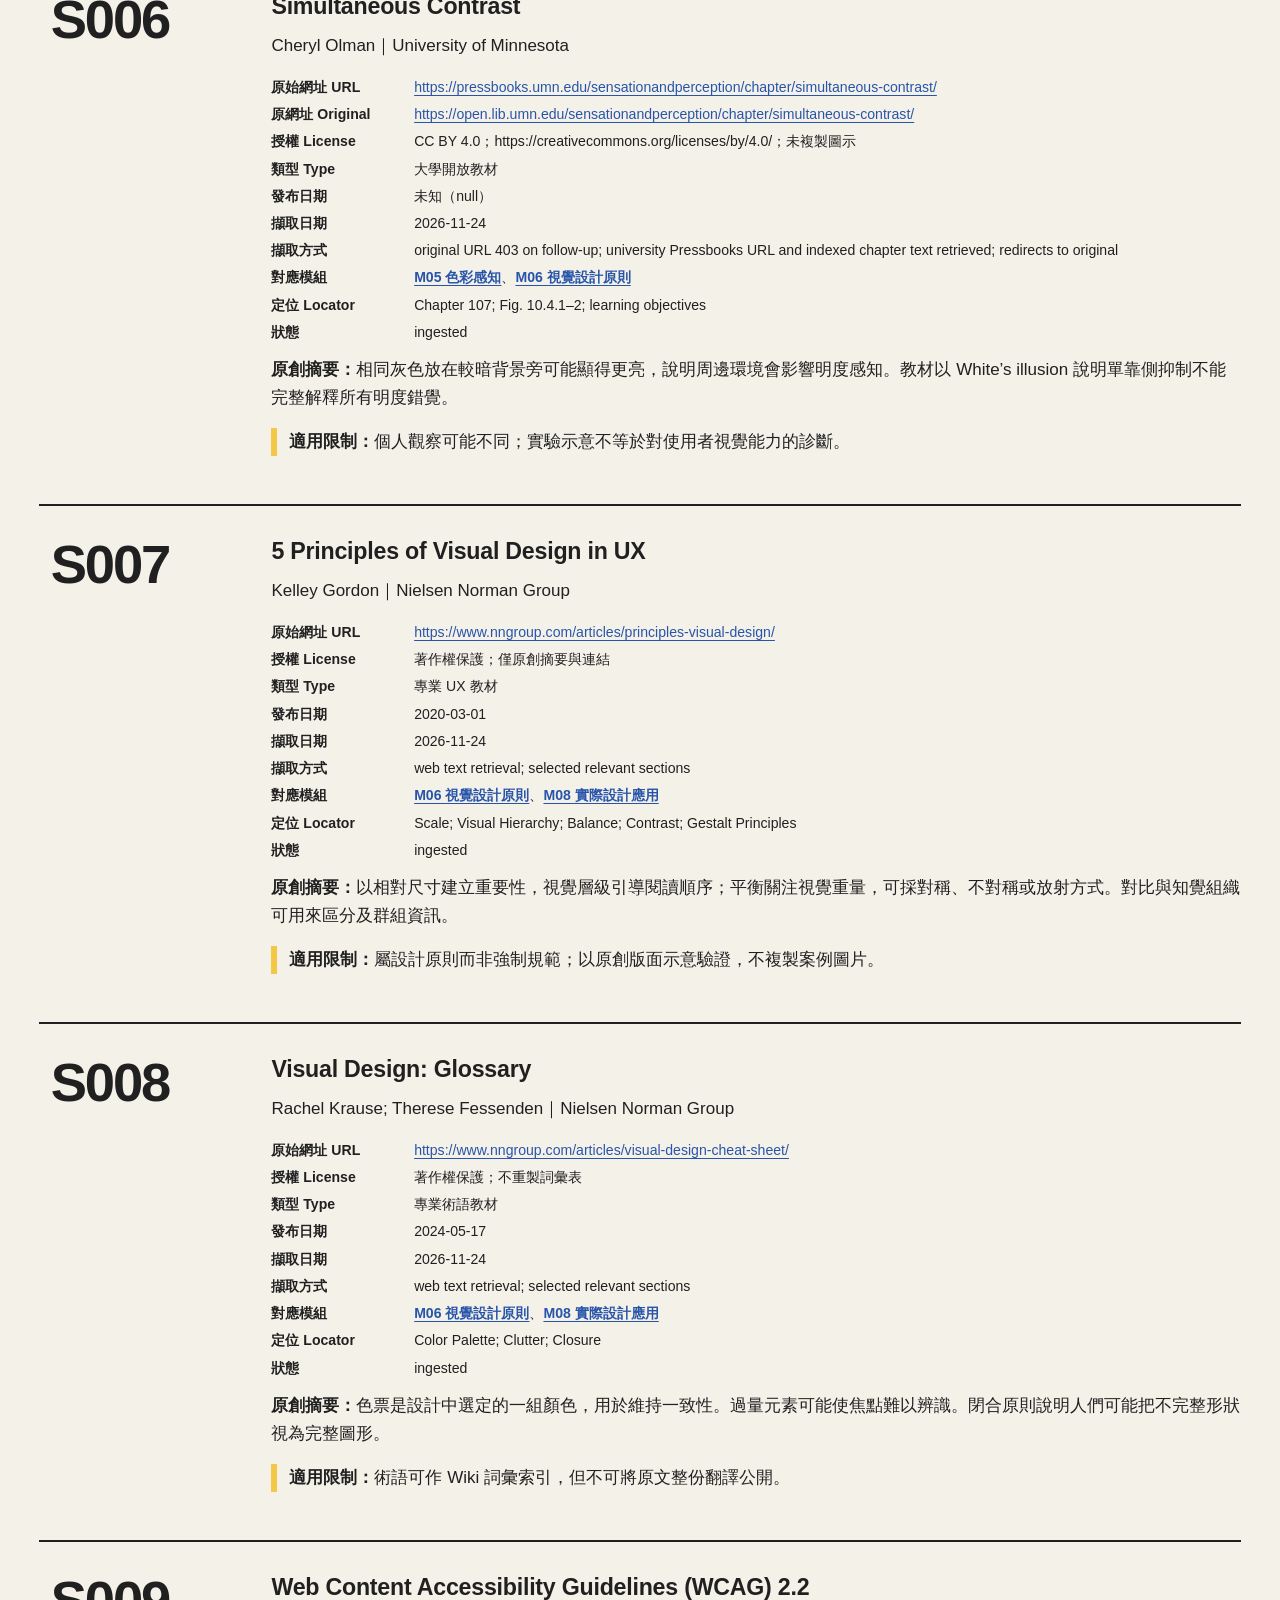
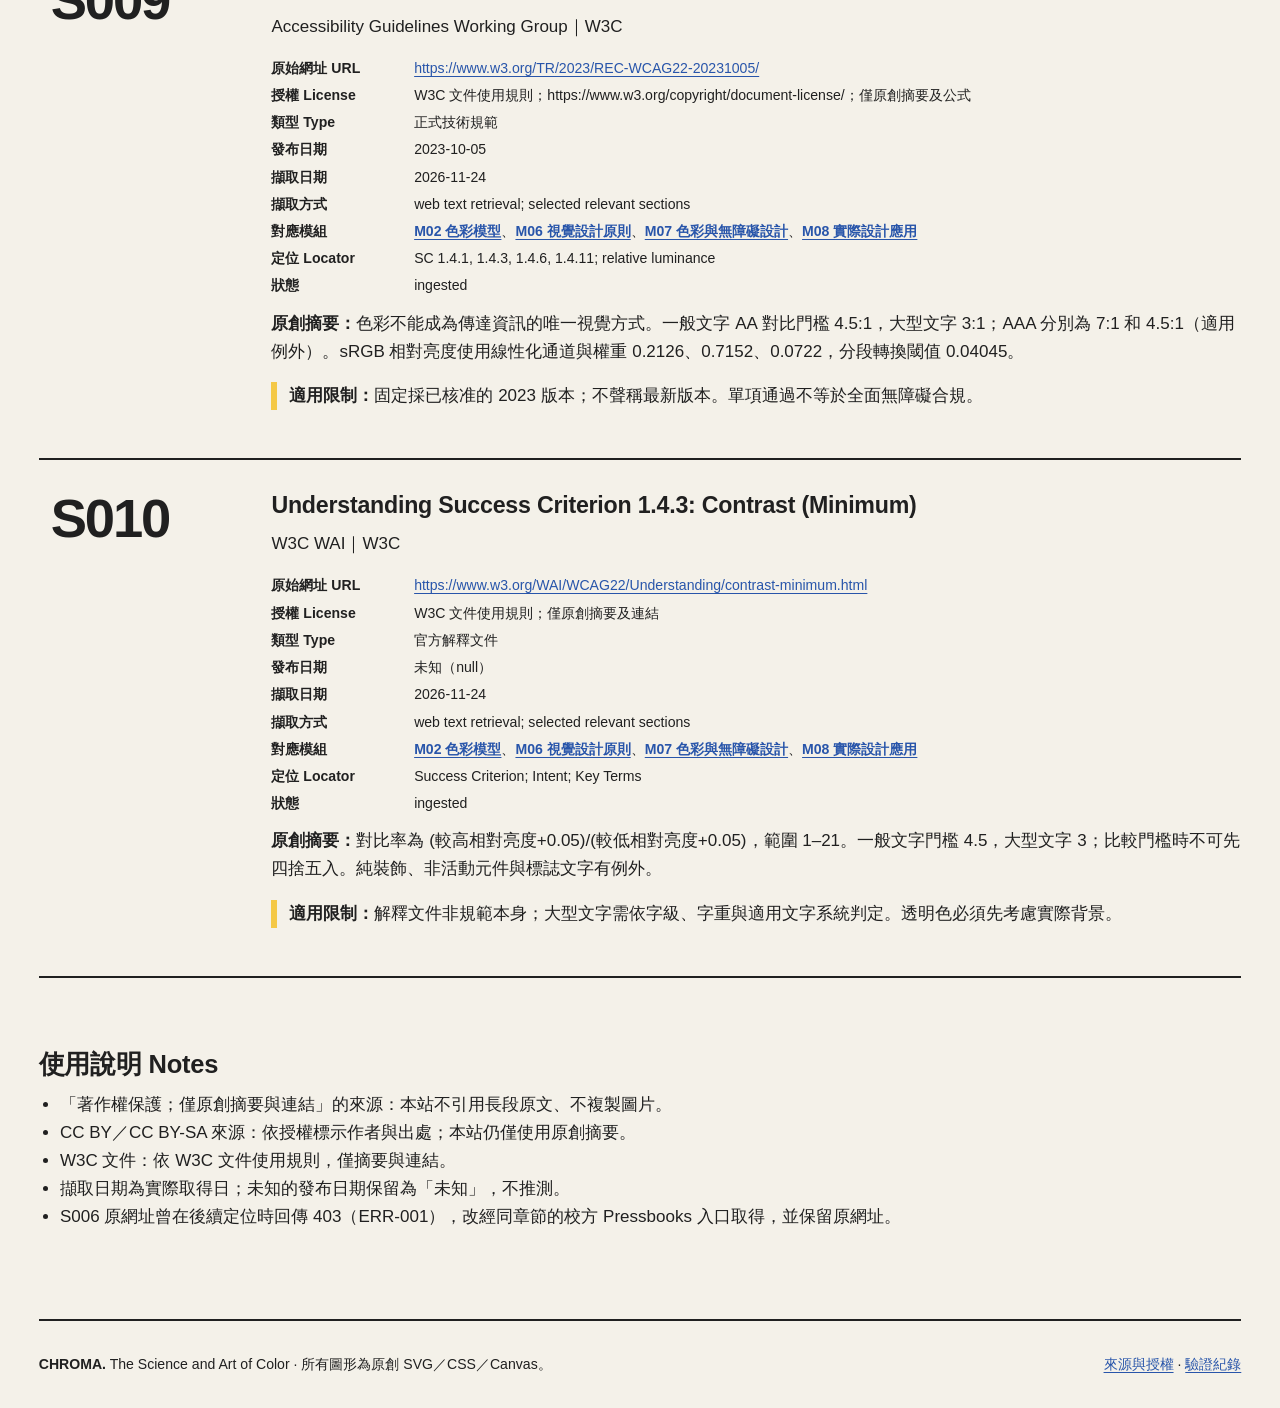
<file: docs/references.html>
<!DOCTYPE html>
<html lang="zh-Hant">
<head>
  <meta charset="UTF-8">
  <meta name="viewport" content="width=device-width, initial-scale=1">
  <title>Sources｜來源與授權 — CHROMA</title>
  <meta name="description" content="CHROMA S001–S010 來源：作者或機構、原始網址、授權、對應 Wiki 模組與資料適用限制。">
  <link rel="icon" href="assets/illustrations/mark.svg" type="image/svg+xml">
  <link rel="stylesheet" href="assets/css/tokens.css">
  <link rel="stylesheet" href="assets/css/base.css">
</head>
<body data-page="sources">
  <a class="skip-link" href="#main">跳至主要內容</a>
  <header class="site-header">
    <a class="brand" href="index.html" aria-label="CHROMA 首頁">
      <svg class="brand-mark" viewBox="0 0 64 64" aria-hidden="true"><circle cx="22" cy="22" r="16" fill="#E64C37"/><rect x="30" y="30" width="28" height="28" fill="#2855AA"/><path d="M6 58 L22 34 L38 58 Z" fill="#F4C846" stroke="#202020" stroke-width="2"/></svg>
      <span class="brand-word">CHROMA.</span>
    </a>
    <button class="btn btn-sm nav-toggle" type="button" data-nav-toggle aria-expanded="false" aria-controls="site-nav">選單 Menu</button>
    <nav id="site-nav" aria-label="主要導覽">
      <ol>
        <li><a href="index.html" data-page="home"><span class="nav-no">00</span>Home <span class="nav-zh">首頁</span></a></li>
        <li><a href="slides.html" data-page="learn"><span class="nav-no">01</span>Learn <span class="nav-zh">教學</span></a></li>
        <li><a href="wiki.html" data-page="wiki"><span class="nav-no">02</span>Wiki <span class="nav-zh">知識庫</span></a></li>
        <li><a href="lab.html" data-page="lab"><span class="nav-no">03</span>Lab <span class="nav-zh">實驗室</span></a></li>
        <li><a href="workflow.html" data-page="workflow"><span class="nav-no">04</span>Workflow <span class="nav-zh">流程</span></a></li>
        <li><a href="references.html" data-page="sources"><span class="nav-no">05</span>Sources <span class="nav-zh">來源</span></a></li>
      </ol>
    </nav>
  </header>

  <main id="main">
    <header class="page-head">
      <div class="wrap">
        <p class="eyebrow">05 · Sources &amp; Licenses</p>
        <h1>SOURCES<span class="zh">來源與授權資訊</span></h1>
        <p class="lead">S001–S010 由 raw/sources.json 轉換。網站只呈現原創摘要與連結，不重製來源全文或圖片；本站所有圖形皆為原創 SVG／CSS／Canvas。</p>
      </div>
    </header>
    <div class="wrap">
      <div class="filter-bar" role="group" aria-label="依模組篩選來源" id="filter-bar"></div>
      <p class="small" id="filter-status" role="status" aria-live="polite"></p>
      <ol class="source-list" id="source-list"></ol>
      <section class="section" aria-labelledby="lic-title">
        <h2 id="lic-title">使用說明 Notes</h2>
        <ul>
          <li>「著作權保護；僅原創摘要與連結」的來源：本站不引用長段原文、不複製圖片。</li>
          <li>CC BY／CC BY-SA 來源：依授權標示作者與出處；本站仍僅使用原創摘要。</li>
          <li>W3C 文件：依 W3C 文件使用規則，僅摘要與連結。</li>
          <li>擷取日期為實際取得日；未知的發布日期保留為「未知」，不推測。</li>
          <li>S006 原網址曾在後續定位時回傳 403（ERR-001），改經同章節的校方 Pressbooks 入口取得，並保留原網址。</li>
        </ul>
      </section>
    </div>
  </main>
  <footer class="site-footer">
    <p><strong>CHROMA.</strong> The Science and Art of Color · 所有圖形為原創 SVG／CSS／Canvas。</p>
    <p><a href="references.html">來源與授權</a> · <a href="workflow.html">驗證紀錄</a></p>
  </footer>

  <script src="assets/data/chroma-data.js"></script>
  <script src="assets/js/navigation.js"></script>
  <script src="assets/js/references.js"></script>
</body>
</html>
</file>
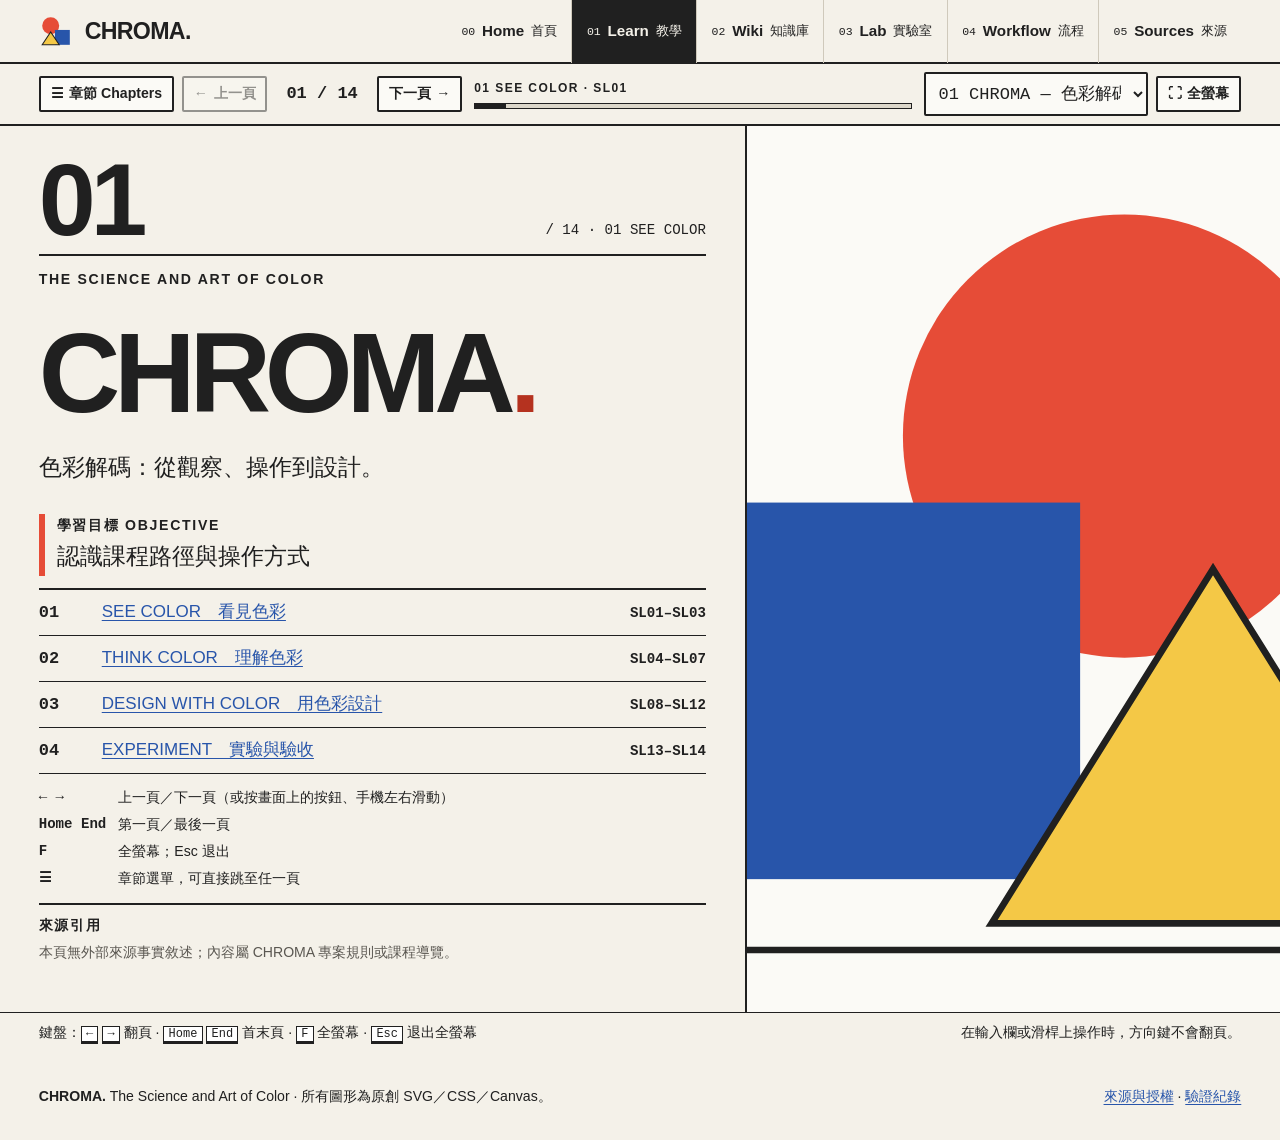
<file: docs/slides.html>
<!DOCTYPE html>
<html lang="zh-Hant">
<head>
  <meta charset="UTF-8">
  <meta name="viewport" content="width=device-width, initial-scale=1">
  <title>Learn｜14 頁色彩教學 — CHROMA</title>
  <meta name="description" content="CHROMA 14 頁逐頁色彩教學：SEE COLOR、THINK COLOR、DESIGN WITH COLOR、EXPERIMENT。">
  <link rel="icon" href="assets/illustrations/mark.svg" type="image/svg+xml">
  <link rel="stylesheet" href="assets/css/tokens.css">
  <link rel="stylesheet" href="assets/css/base.css">
  <link rel="stylesheet" href="assets/css/lab.css">
  <link rel="stylesheet" href="assets/css/slides.css">
</head>
<body data-page="learn">
  <a class="skip-link" href="#main">跳至主要內容</a>
  <header class="site-header">
    <a class="brand" href="index.html" aria-label="CHROMA 首頁">
      <svg class="brand-mark" viewBox="0 0 64 64" aria-hidden="true"><circle cx="22" cy="22" r="16" fill="#E64C37"/><rect x="30" y="30" width="28" height="28" fill="#2855AA"/><path d="M6 58 L22 34 L38 58 Z" fill="#F4C846" stroke="#202020" stroke-width="2"/></svg>
      <span class="brand-word">CHROMA.</span>
    </a>
    <button class="btn btn-sm nav-toggle" type="button" data-nav-toggle aria-expanded="false" aria-controls="site-nav">選單 Menu</button>
    <nav id="site-nav" aria-label="主要導覽">
      <ol>
        <li><a href="index.html" data-page="home"><span class="nav-no">00</span>Home <span class="nav-zh">首頁</span></a></li>
        <li><a href="slides.html" data-page="learn"><span class="nav-no">01</span>Learn <span class="nav-zh">教學</span></a></li>
        <li><a href="wiki.html" data-page="wiki"><span class="nav-no">02</span>Wiki <span class="nav-zh">知識庫</span></a></li>
        <li><a href="lab.html" data-page="lab"><span class="nav-no">03</span>Lab <span class="nav-zh">實驗室</span></a></li>
        <li><a href="workflow.html" data-page="workflow"><span class="nav-no">04</span>Workflow <span class="nav-zh">流程</span></a></li>
        <li><a href="references.html" data-page="sources"><span class="nav-no">05</span>Sources <span class="nav-zh">來源</span></a></li>
      </ol>
    </nav>
  </header>

  <main id="main">
    <div class="deck" id="deck" aria-roledescription="簡報" aria-label="CHROMA 14 頁教學簡報">
      <div class="deck-bar">
        <div class="deck-left">
          <div class="chapter-menu">
            <button class="btn btn-sm" type="button" id="chapter-btn" aria-expanded="false" aria-controls="chapter-panel">☰ <span class="btn-label">章節 Chapters</span></button>
            <div class="chapter-panel" id="chapter-panel" hidden></div>
          </div>
          <button class="btn btn-sm" type="button" id="prev-btn" aria-label="上一頁">← <span class="btn-label">上一頁</span></button>
          <span class="deck-count" id="deck-count" aria-hidden="true">01 / 14</span>
          <button class="btn btn-sm" type="button" id="next-btn" aria-label="下一頁"><span class="btn-label">下一頁</span> →</button>
        </div>
        <div class="progress-wrap">
          <span class="progress-chapter" id="progress-chapter">01 SEE COLOR</span>
          <div class="progress" role="progressbar" id="progress" aria-label="教學進度" aria-valuemin="1" aria-valuemax="14" aria-valuenow="1"><span class="progress-fill" id="progress-fill" style="width:7.14%"></span></div>
        </div>
        <div class="deck-right">
          <label class="jump"><span class="visually-hidden">跳至頁面</span><select id="jump-select" aria-label="跳至指定頁面"></select></label>
          <button class="btn btn-sm" type="button" id="fs-btn" aria-pressed="false">⛶ <span class="btn-label">全螢幕</span></button>
        </div>
      </div>
      <div class="deck-stage" id="deck-stage">
        <noscript><p class="notice">逐頁簡報需要 JavaScript。教材原文見專案 content/slides.json 與 content/slide-outline.md。</p></noscript>
      </div>
      <div class="deck-hint small"><span>鍵盤：<kbd>←</kbd> <kbd>→</kbd> 翻頁 · <kbd>Home</kbd> <kbd>End</kbd> 首末頁 · <kbd>F</kbd> 全螢幕 · <kbd>Esc</kbd> 退出全螢幕</span><span>在輸入欄或滑桿上操作時，方向鍵不會翻頁。</span></div>
      <p class="visually-hidden" id="deck-status" role="status" aria-live="polite"></p>
    </div>
  </main>
  <footer class="site-footer">
    <p><strong>CHROMA.</strong> The Science and Art of Color · 所有圖形為原創 SVG／CSS／Canvas。</p>
    <p><a href="references.html">來源與授權</a> · <a href="workflow.html">驗證紀錄</a></p>
  </footer>

  <script src="assets/data/chroma-data.js"></script>
  <script src="assets/js/navigation.js"></script>
  <script src="assets/js/color-utils.js"></script>
  <script src="assets/js/color-wheel.js"></script>
  <script src="assets/js/contrast.js"></script>
  <script src="assets/js/quiz.js"></script>
  <script src="assets/js/lab.js"></script>
  <script src="assets/js/slides.js"></script>
</body>
</html>
</file>
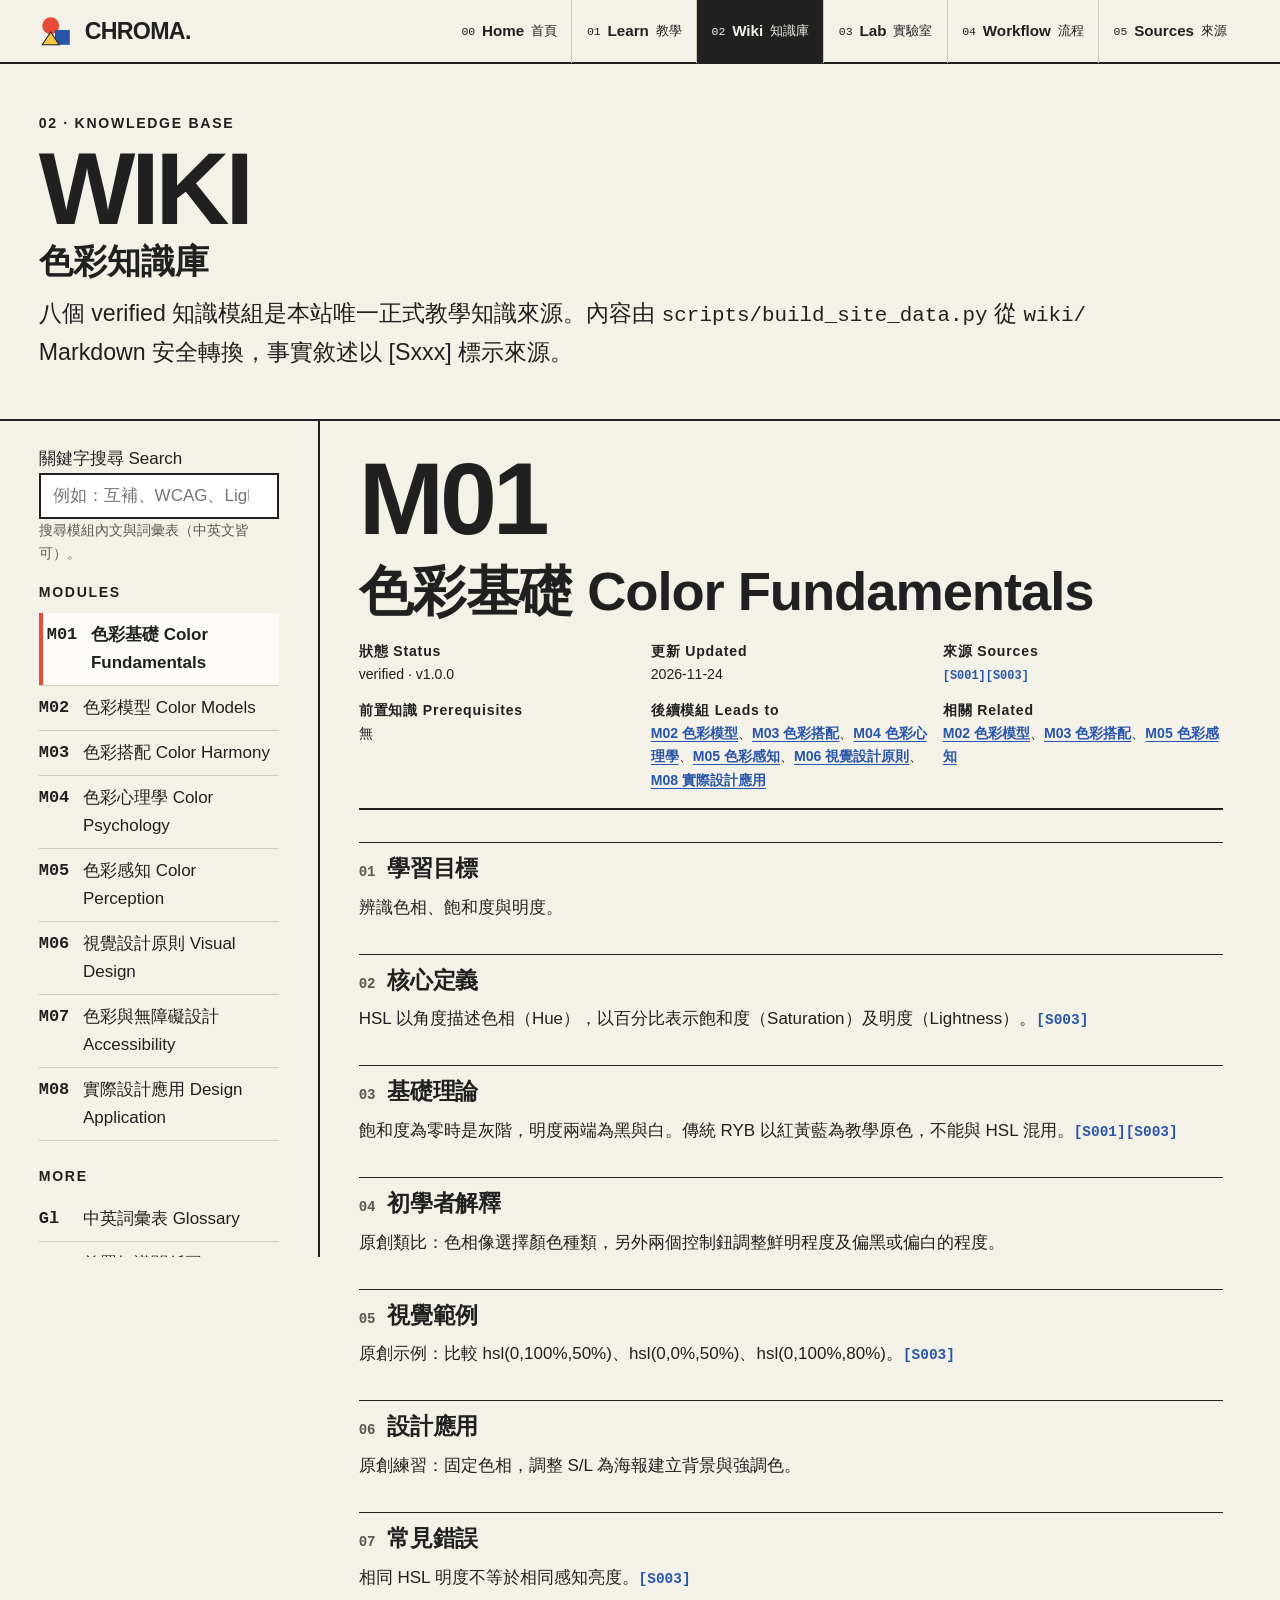
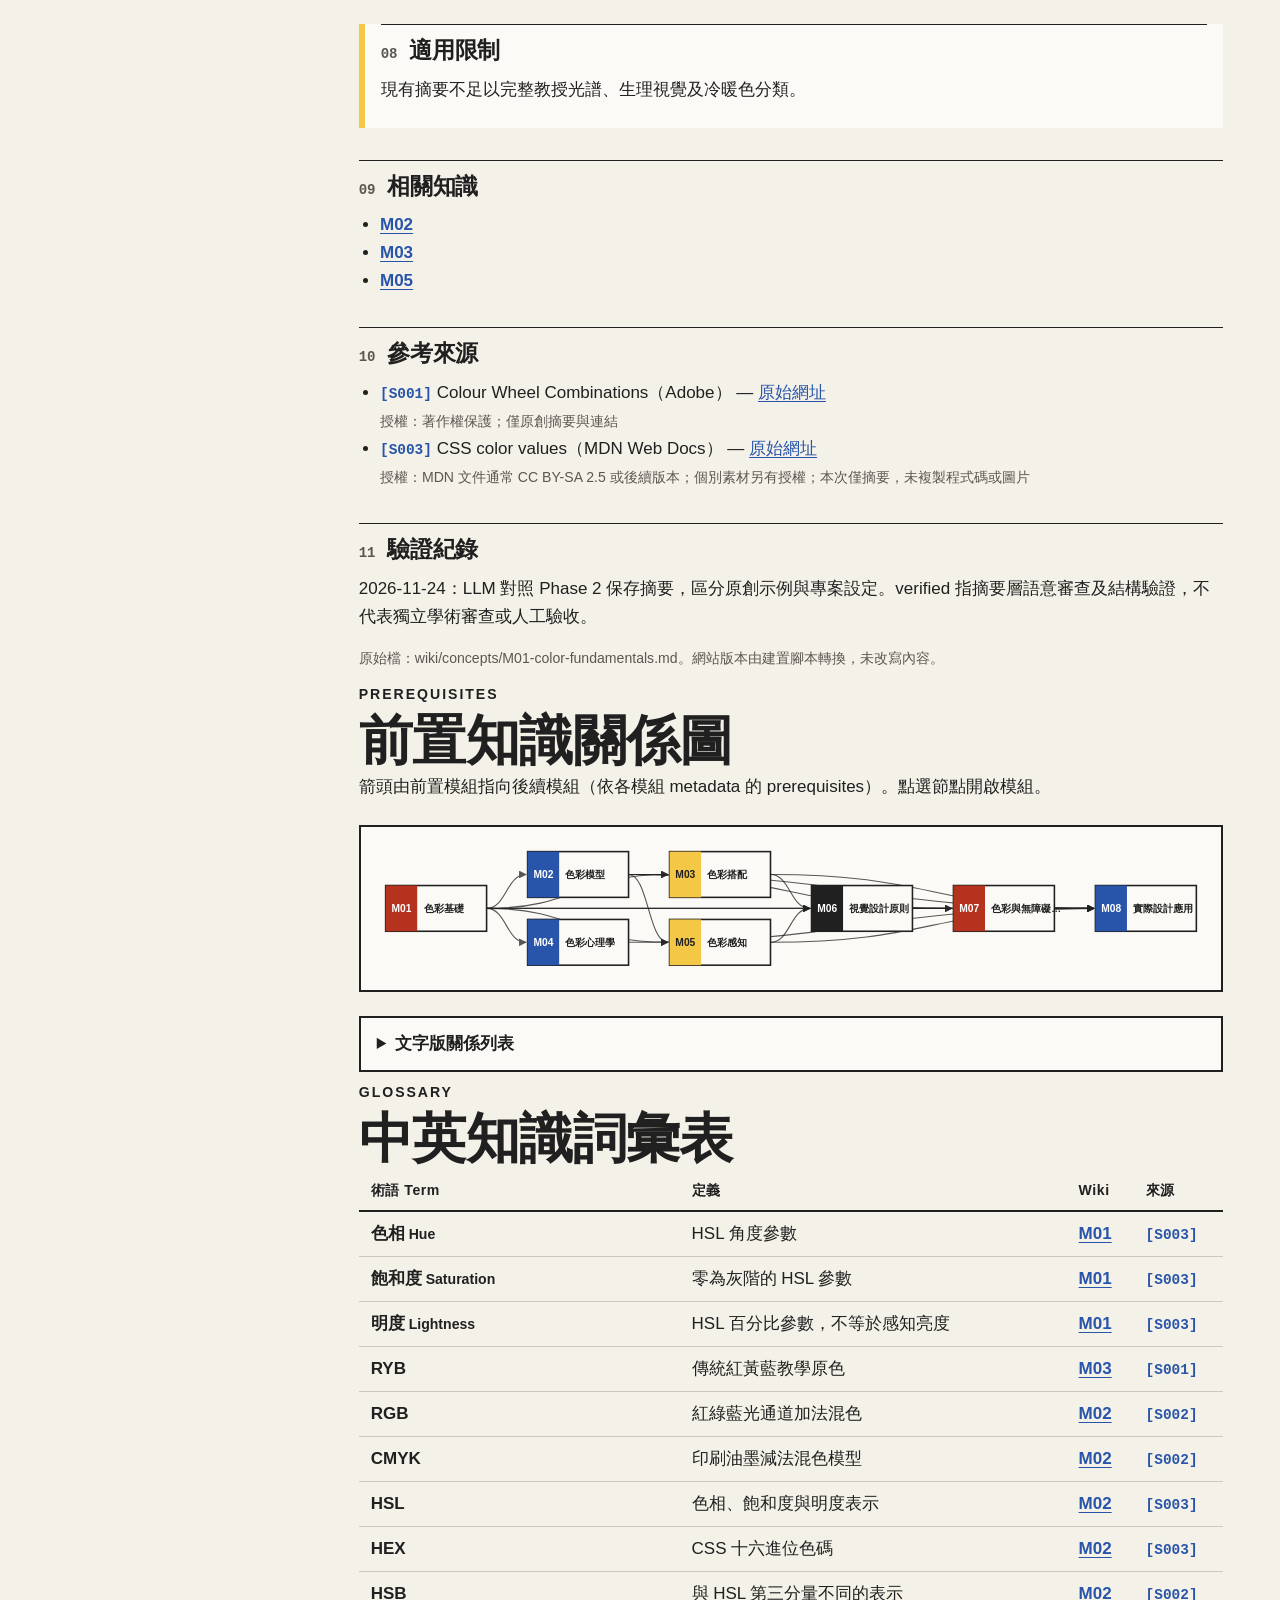
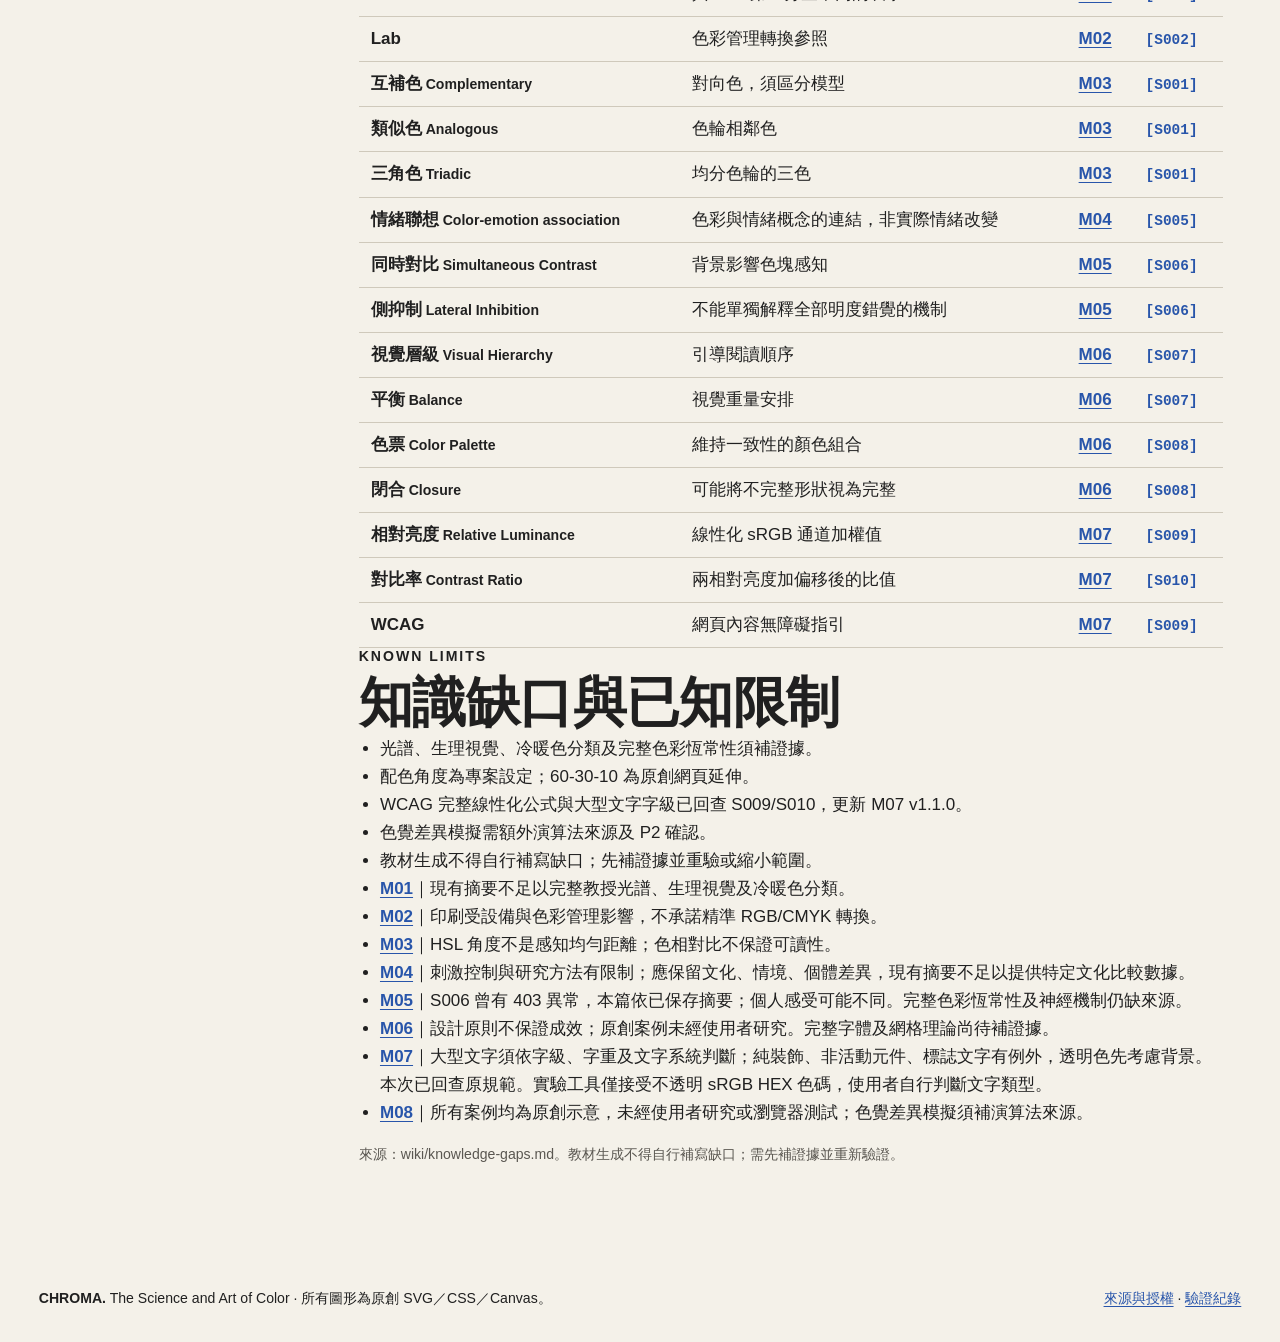
<file: docs/wiki.html>
<!DOCTYPE html>
<html lang="zh-Hant">
<head>
  <meta charset="UTF-8">
  <meta name="viewport" content="width=device-width, initial-scale=1">
  <title>Wiki｜色彩知識庫 — CHROMA</title>
  <meta name="description" content="CHROMA 已驗證色彩知識庫：M01–M08、中英詞彙表、前置知識關係、來源引用與知識限制。">
  <link rel="icon" href="assets/illustrations/mark.svg" type="image/svg+xml">
  <link rel="stylesheet" href="assets/css/tokens.css">
  <link rel="stylesheet" href="assets/css/base.css">
</head>
<body data-page="wiki">
  <a class="skip-link" href="#main">跳至主要內容</a>
  <header class="site-header">
    <a class="brand" href="index.html" aria-label="CHROMA 首頁">
      <svg class="brand-mark" viewBox="0 0 64 64" aria-hidden="true"><circle cx="22" cy="22" r="16" fill="#E64C37"/><rect x="30" y="30" width="28" height="28" fill="#2855AA"/><path d="M6 58 L22 34 L38 58 Z" fill="#F4C846" stroke="#202020" stroke-width="2"/></svg>
      <span class="brand-word">CHROMA.</span>
    </a>
    <button class="btn btn-sm nav-toggle" type="button" data-nav-toggle aria-expanded="false" aria-controls="site-nav">選單 Menu</button>
    <nav id="site-nav" aria-label="主要導覽">
      <ol>
        <li><a href="index.html" data-page="home"><span class="nav-no">00</span>Home <span class="nav-zh">首頁</span></a></li>
        <li><a href="slides.html" data-page="learn"><span class="nav-no">01</span>Learn <span class="nav-zh">教學</span></a></li>
        <li><a href="wiki.html" data-page="wiki"><span class="nav-no">02</span>Wiki <span class="nav-zh">知識庫</span></a></li>
        <li><a href="lab.html" data-page="lab"><span class="nav-no">03</span>Lab <span class="nav-zh">實驗室</span></a></li>
        <li><a href="workflow.html" data-page="workflow"><span class="nav-no">04</span>Workflow <span class="nav-zh">流程</span></a></li>
        <li><a href="references.html" data-page="sources"><span class="nav-no">05</span>Sources <span class="nav-zh">來源</span></a></li>
      </ol>
    </nav>
  </header>

  <main id="main">
    <header class="page-head">
      <div class="wrap">
        <p class="eyebrow">02 · Knowledge Base</p>
        <h1>WIKI<span class="zh">色彩知識庫</span></h1>
        <p class="lead">八個 verified 知識模組是本站唯一正式教學知識來源。內容由 <code>scripts/build_site_data.py</code> 從 <code>wiki/</code> Markdown 安全轉換，事實敘述以 [Sxxx] 標示來源。</p>
      </div>
    </header>
    <div class="wiki-layout">
      <aside class="wiki-side" aria-label="知識庫導覽">
        <div class="field search-field" role="search">
          <label for="wiki-search">關鍵字搜尋 Search</label>
          <input type="search" id="wiki-search" placeholder="例如：互補、WCAG、Lightness" autocomplete="off" aria-describedby="search-hint">
          <p class="small muted" id="search-hint">搜尋模組內文與詞彙表（中英文皆可）。</p>
        </div>
        <div id="search-results-wrap" hidden>
          <p class="label" id="search-count" role="status" aria-live="polite"></p>
          <ul class="search-results" id="search-results"></ul>
        </div>
        <p class="label">Modules</p>
        <ol id="module-nav"></ol>
        <p class="label">More</p>
        <ol>
          <li><a href="#glossary"><span class="mono">Gl</span>中英詞彙表 Glossary</a></li>
          <li><a href="#prereq"><span class="mono">Pr</span>前置知識關係圖</a></li>
          <li><a href="#gaps"><span class="mono">Gp</span>知識缺口與限制</a></li>
        </ol>
      </aside>
      <div class="wiki-main">
        <article class="wiki-article" id="wiki-article" aria-live="polite"></article>
        <section class="wiki-article" id="prereq" aria-labelledby="prereq-title">
          <h2 id="prereq-title" class="section-title"><span class="en">Prerequisites</span>前置知識關係圖</h2>
          <p>箭頭由前置模組指向後續模組（依各模組 metadata 的 prerequisites）。點選節點開啟模組。</p>
          <div class="prereq-graph" id="prereq-graph"></div>
          <details class="record"><summary>文字版關係列表</summary><div class="record-body"><ul id="prereq-list"></ul></div></details>
        </section>
        <section class="wiki-article" id="glossary" aria-labelledby="glossary-title">
          <h2 id="glossary-title" class="section-title"><span class="en">Glossary</span>中英知識詞彙表</h2>
          <div style="overflow-x:auto"><table class="glossary-table"><thead><tr><th scope="col">術語 Term</th><th scope="col">定義</th><th scope="col">Wiki</th><th scope="col">來源</th></tr></thead><tbody id="glossary-body"></tbody></table></div>
        </section>
        <section class="wiki-article" id="gaps" aria-labelledby="gaps-title">
          <h2 id="gaps-title" class="section-title"><span class="en">Known limits</span>知識缺口與已知限制</h2>
          <ul id="gap-list"></ul>
          <p class="small muted">來源：wiki/knowledge-gaps.md。教材生成不得自行補寫缺口；需先補證據並重新驗證。</p>
        </section>
      </div>
    </div>
  </main>
  <footer class="site-footer">
    <p><strong>CHROMA.</strong> The Science and Art of Color · 所有圖形為原創 SVG／CSS／Canvas。</p>
    <p><a href="references.html">來源與授權</a> · <a href="workflow.html">驗證紀錄</a></p>
  </footer>

  <script src="assets/data/chroma-data.js"></script>
  <script src="assets/js/navigation.js"></script>
  <script src="assets/js/wiki.js"></script>
</body>
</html>
</file>
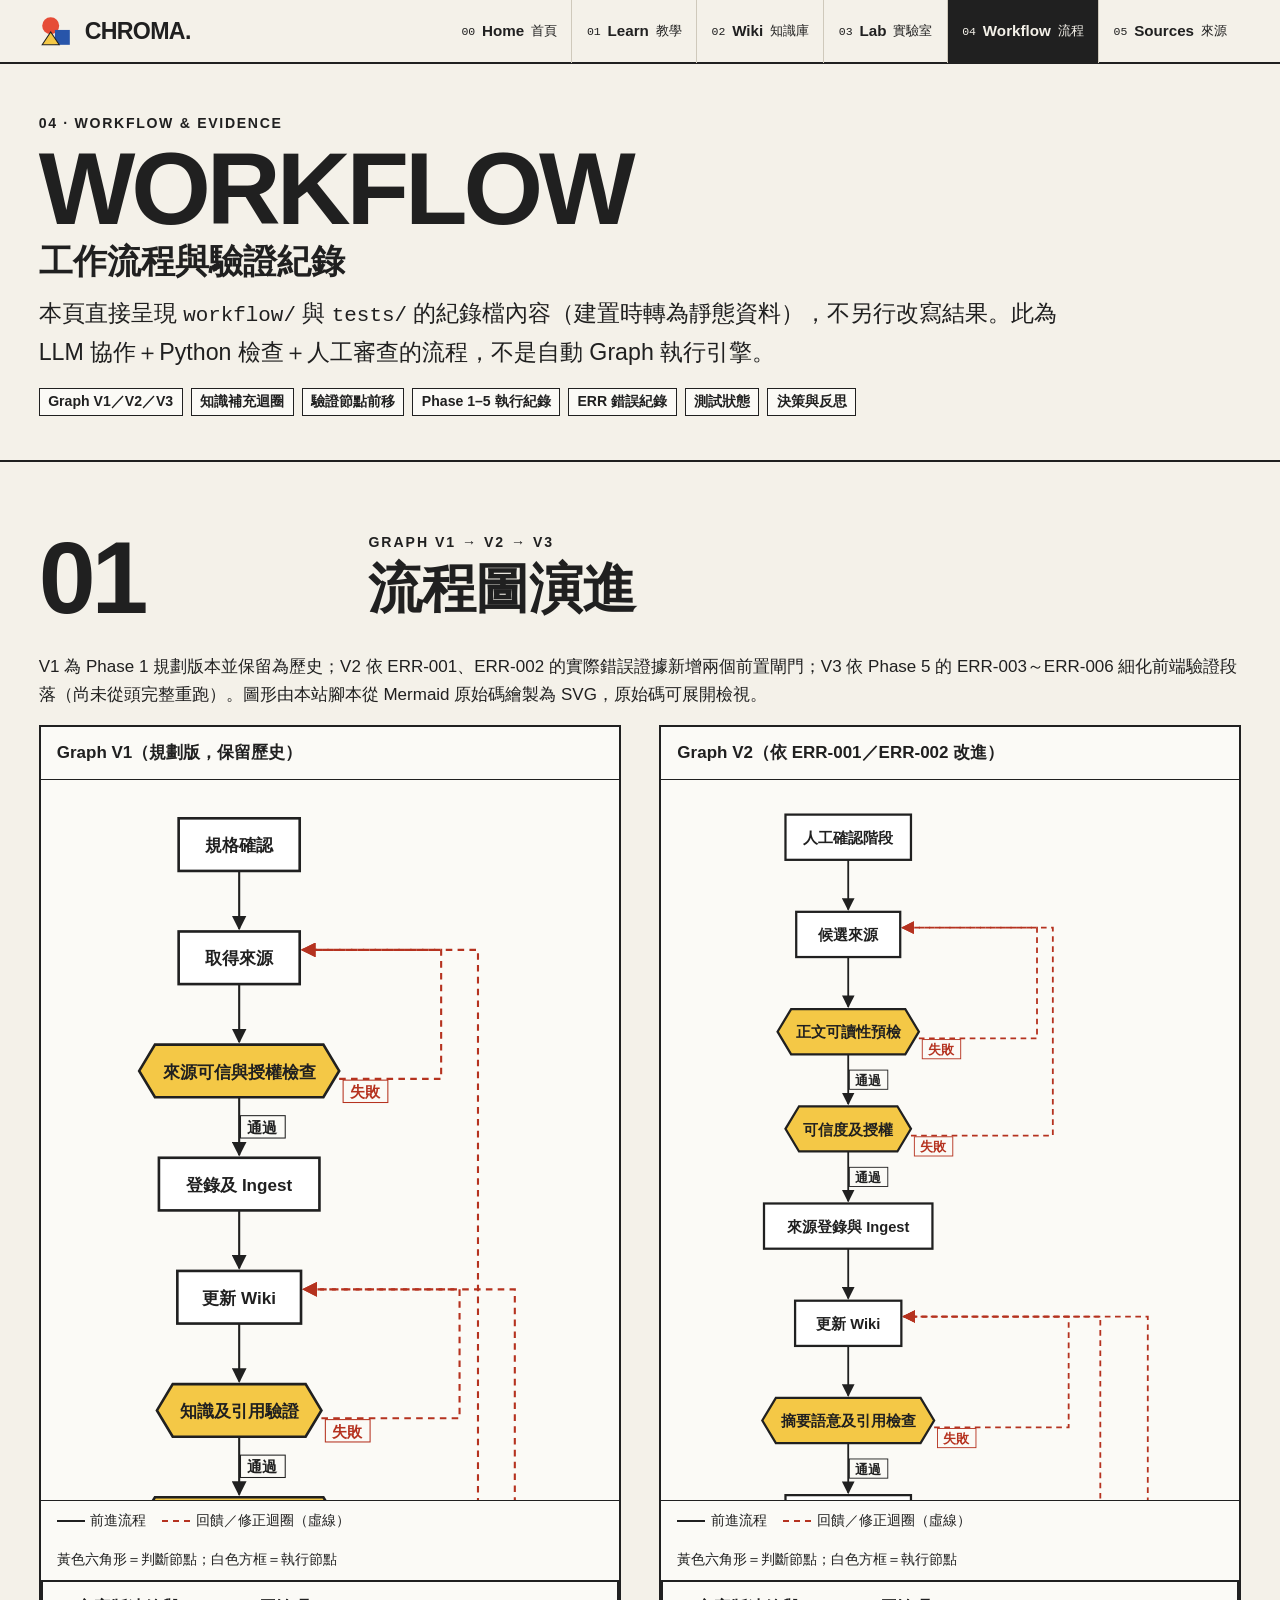
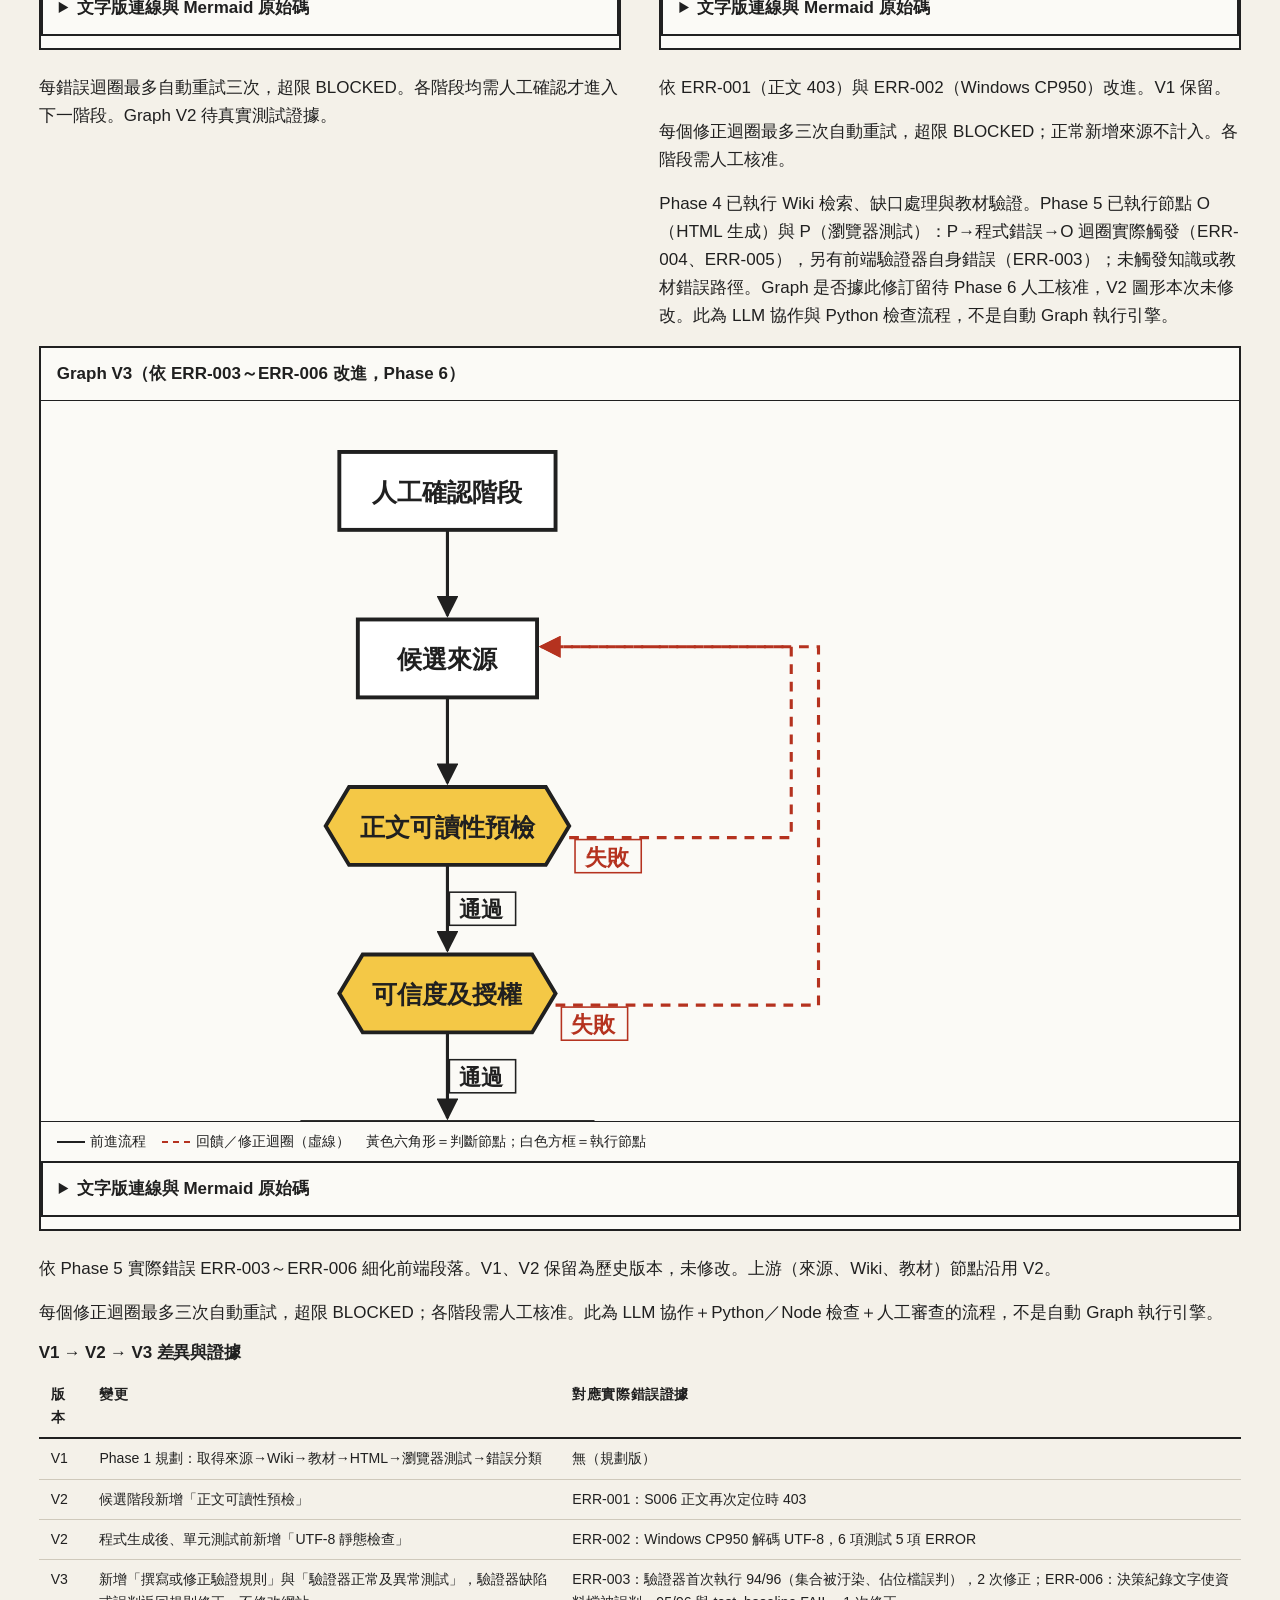
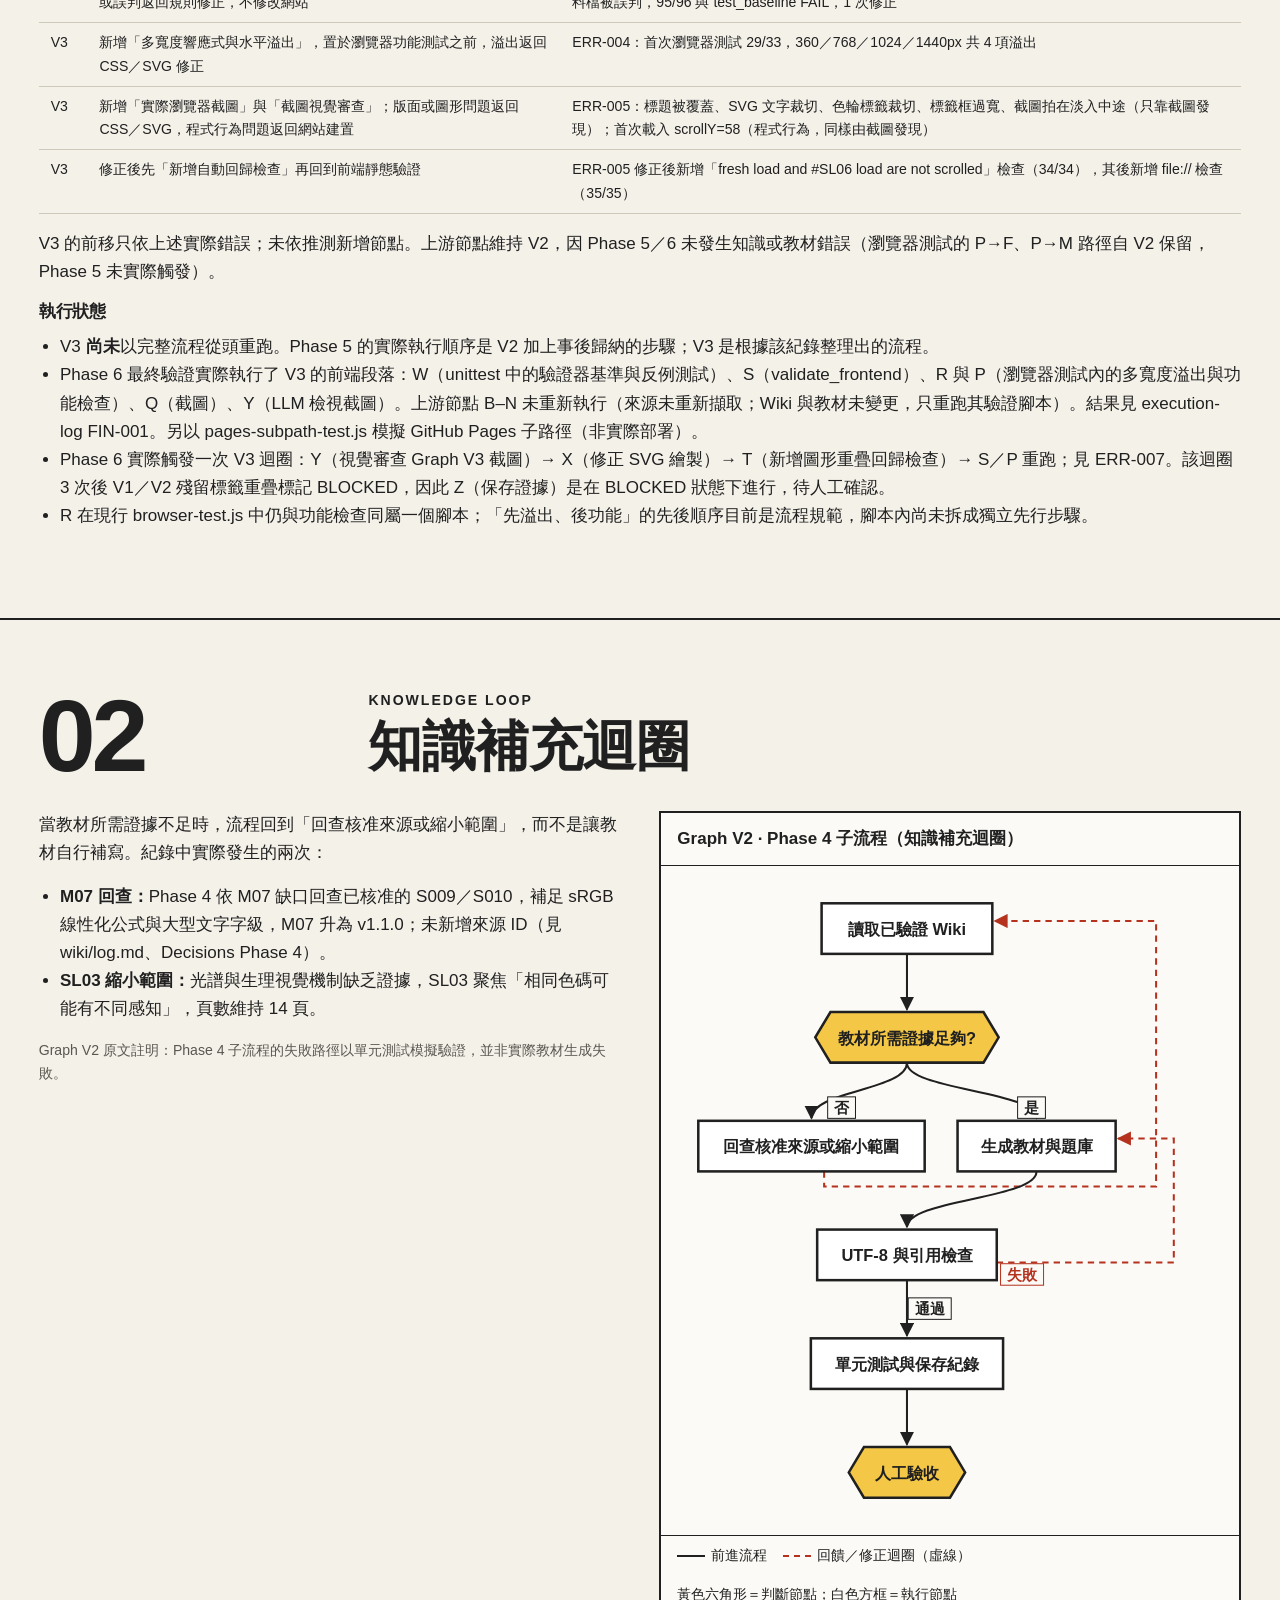
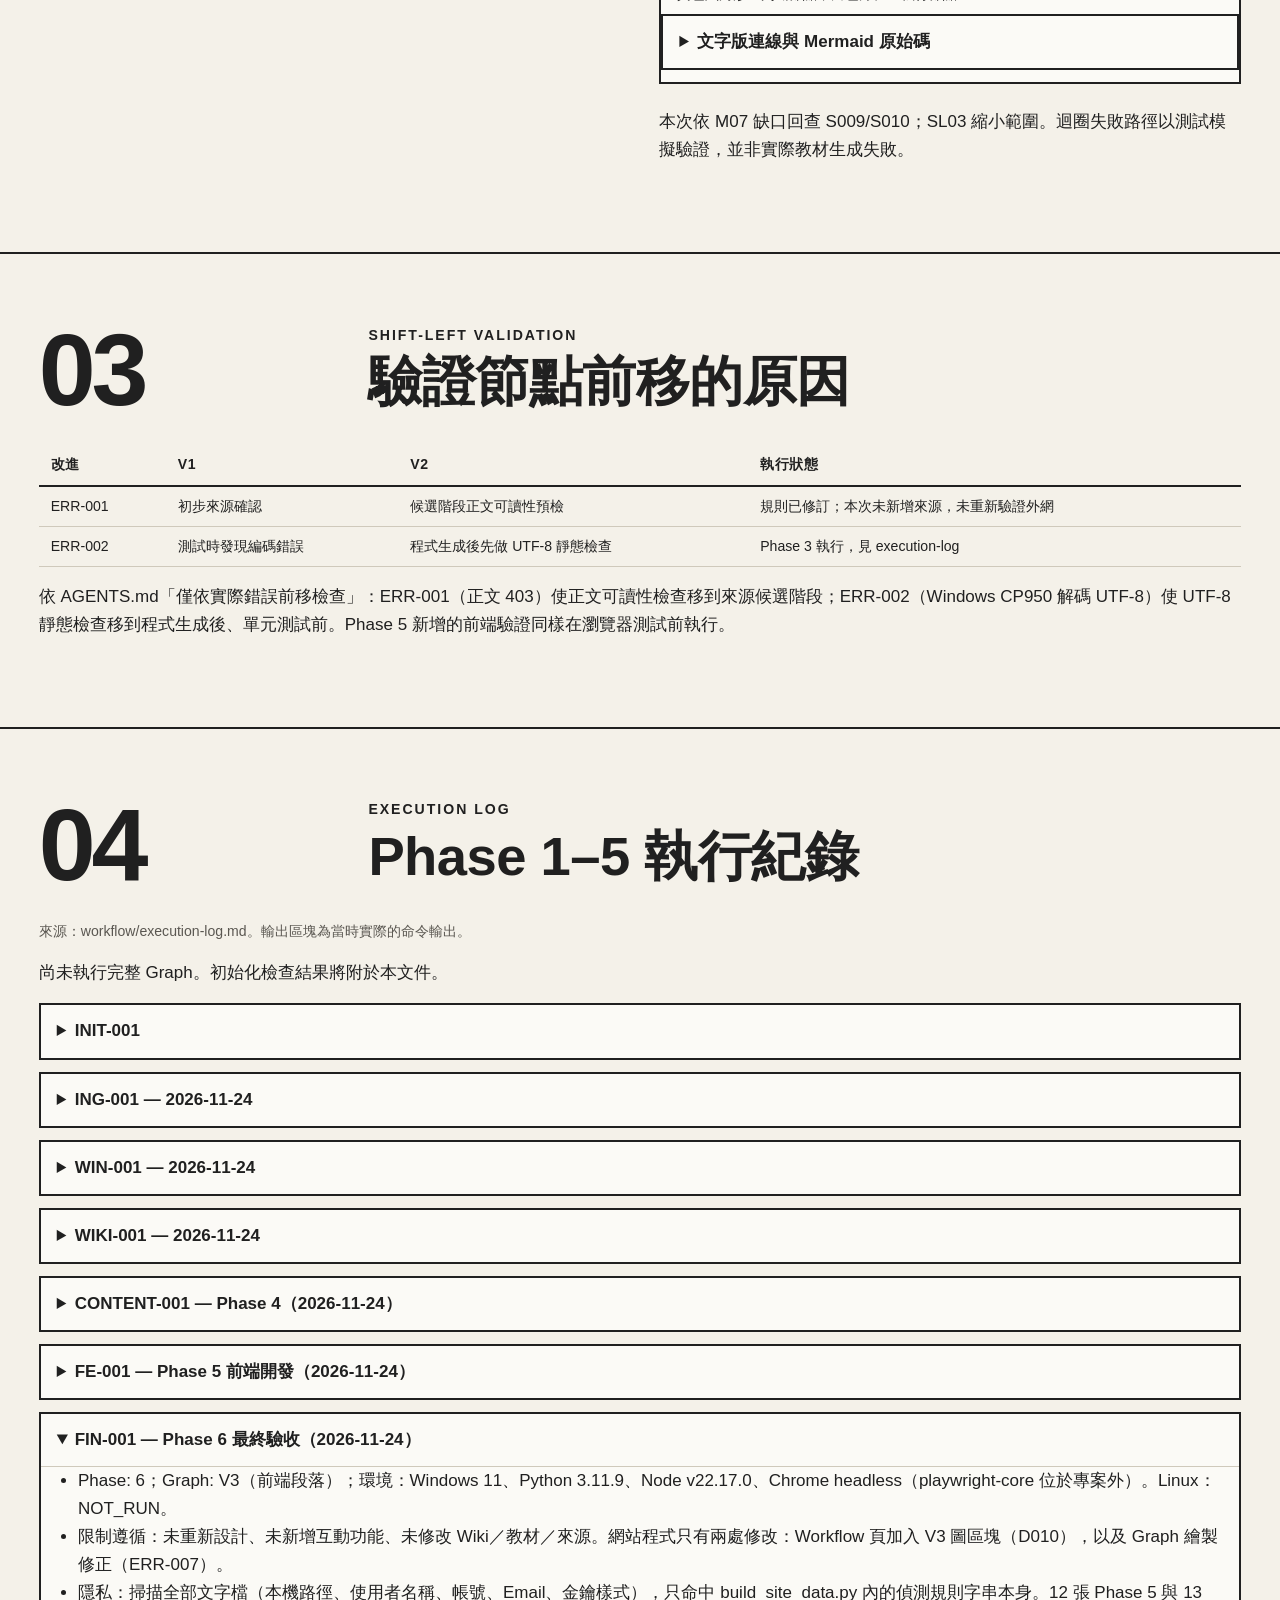
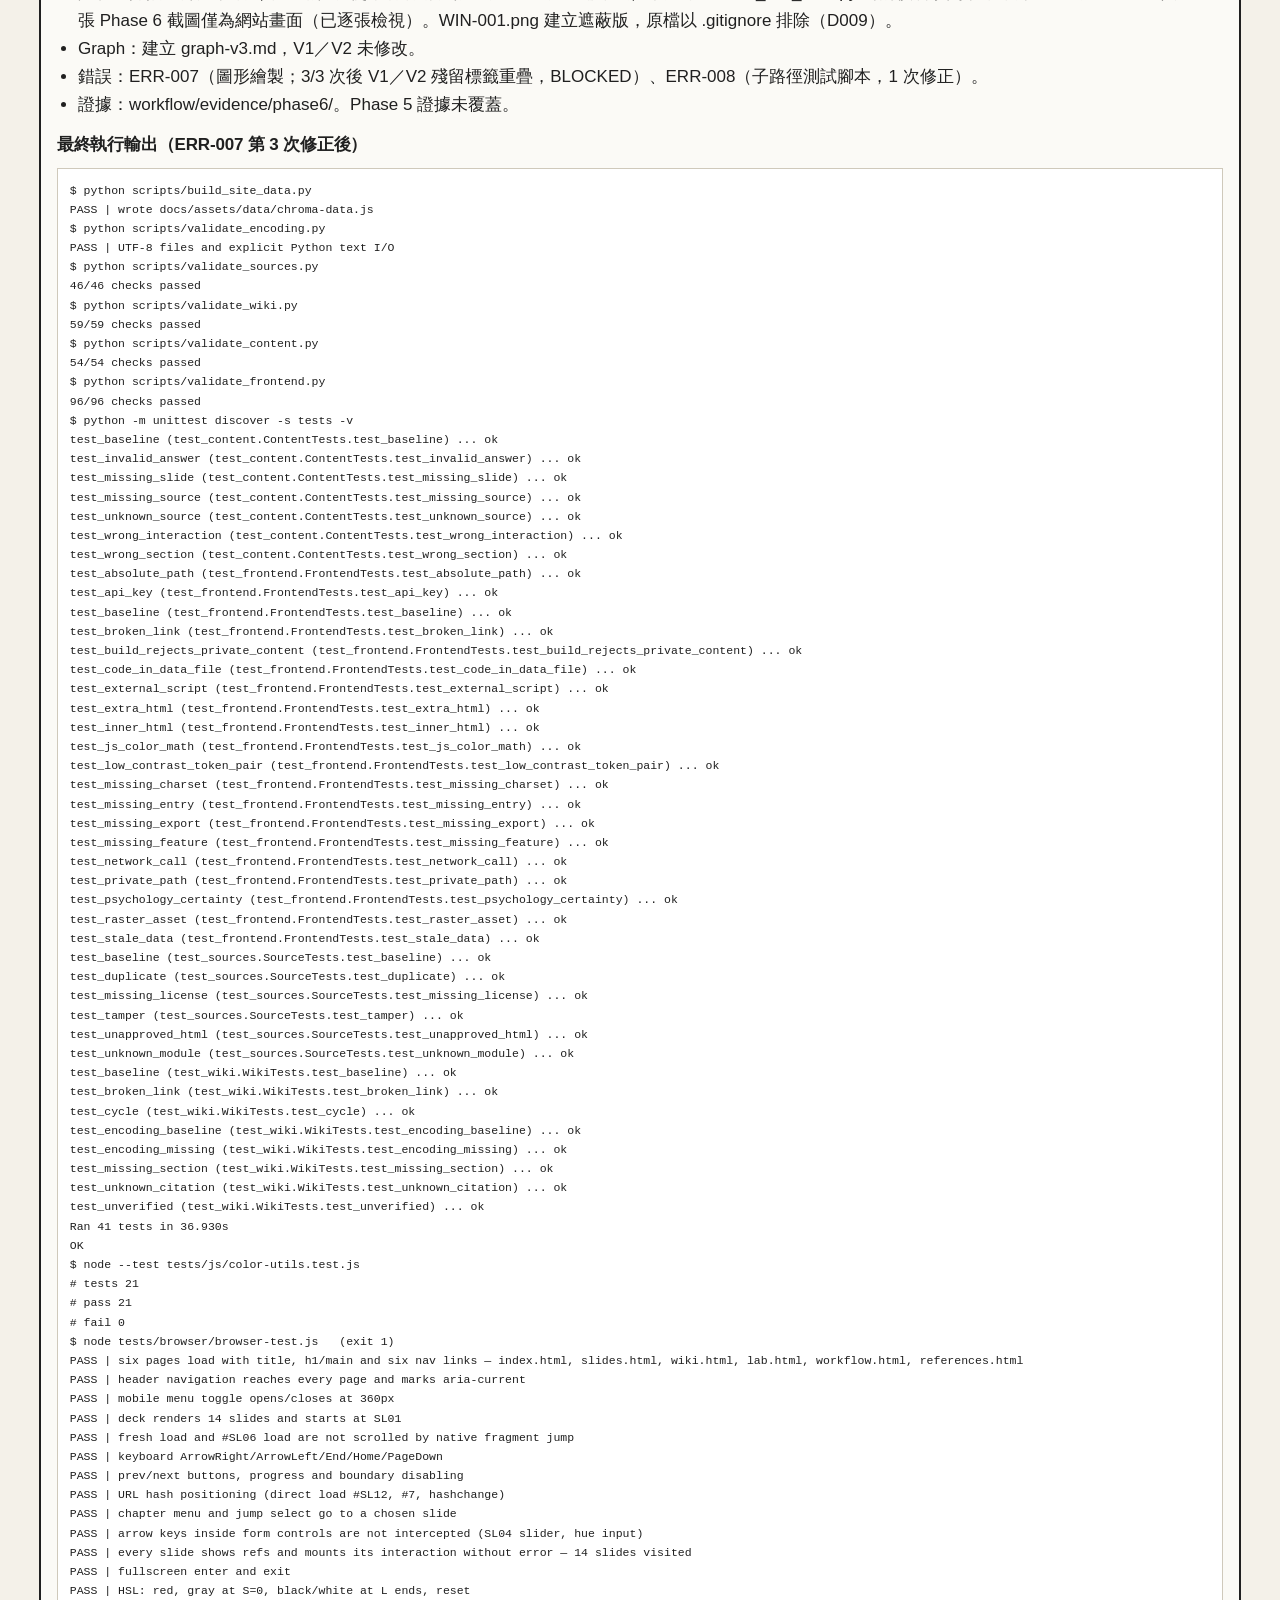
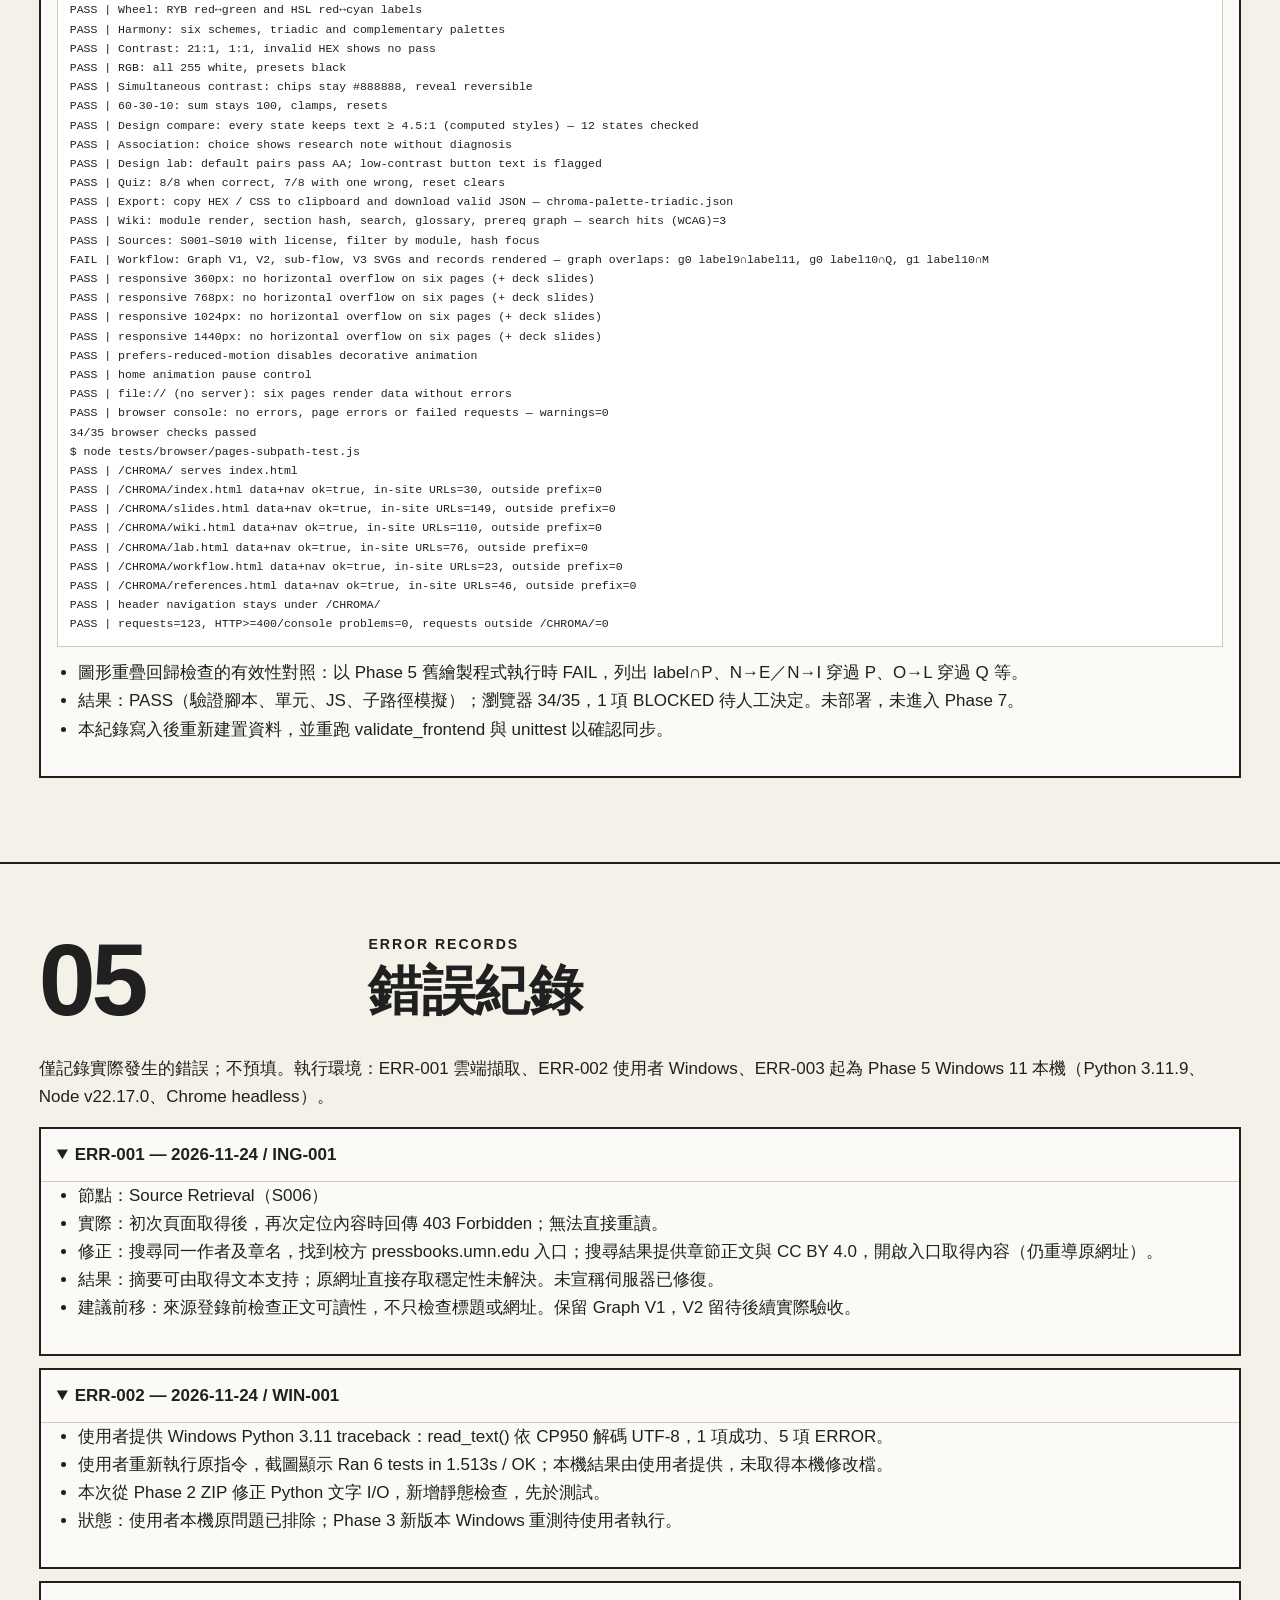
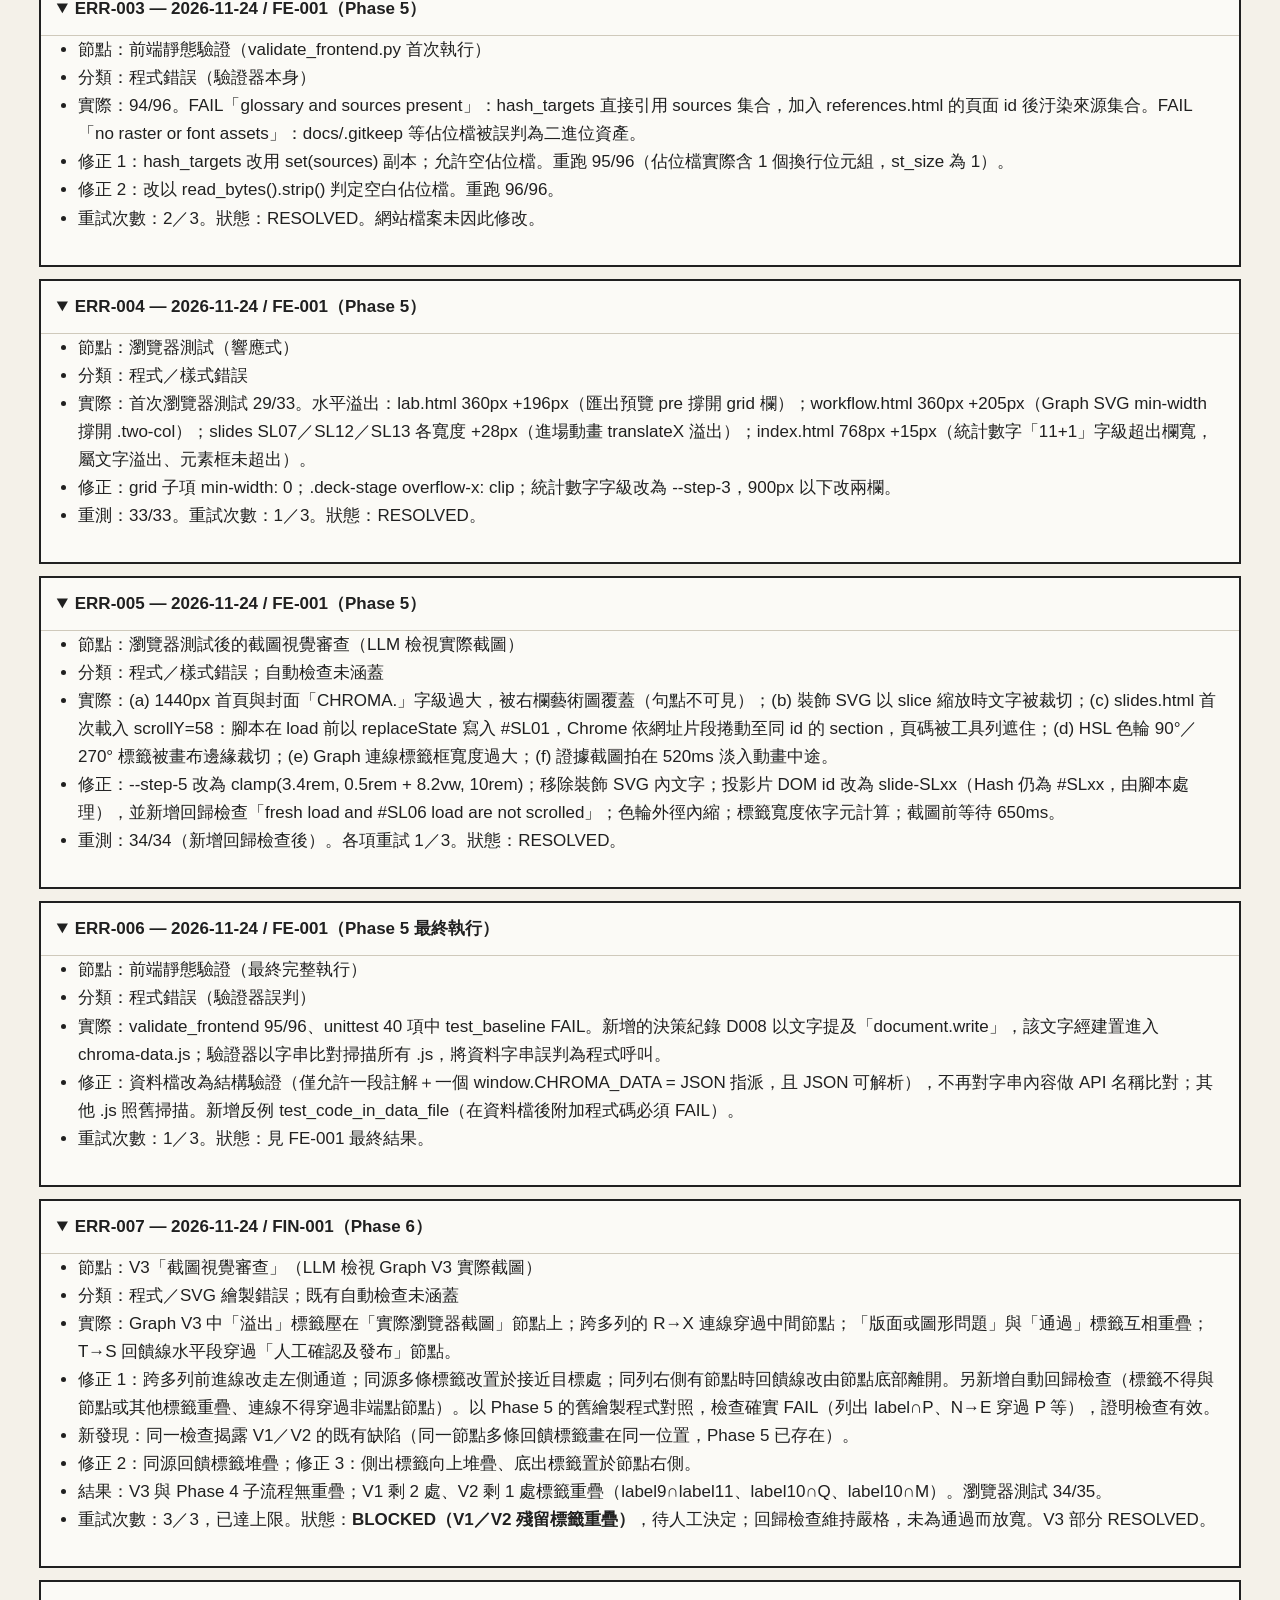
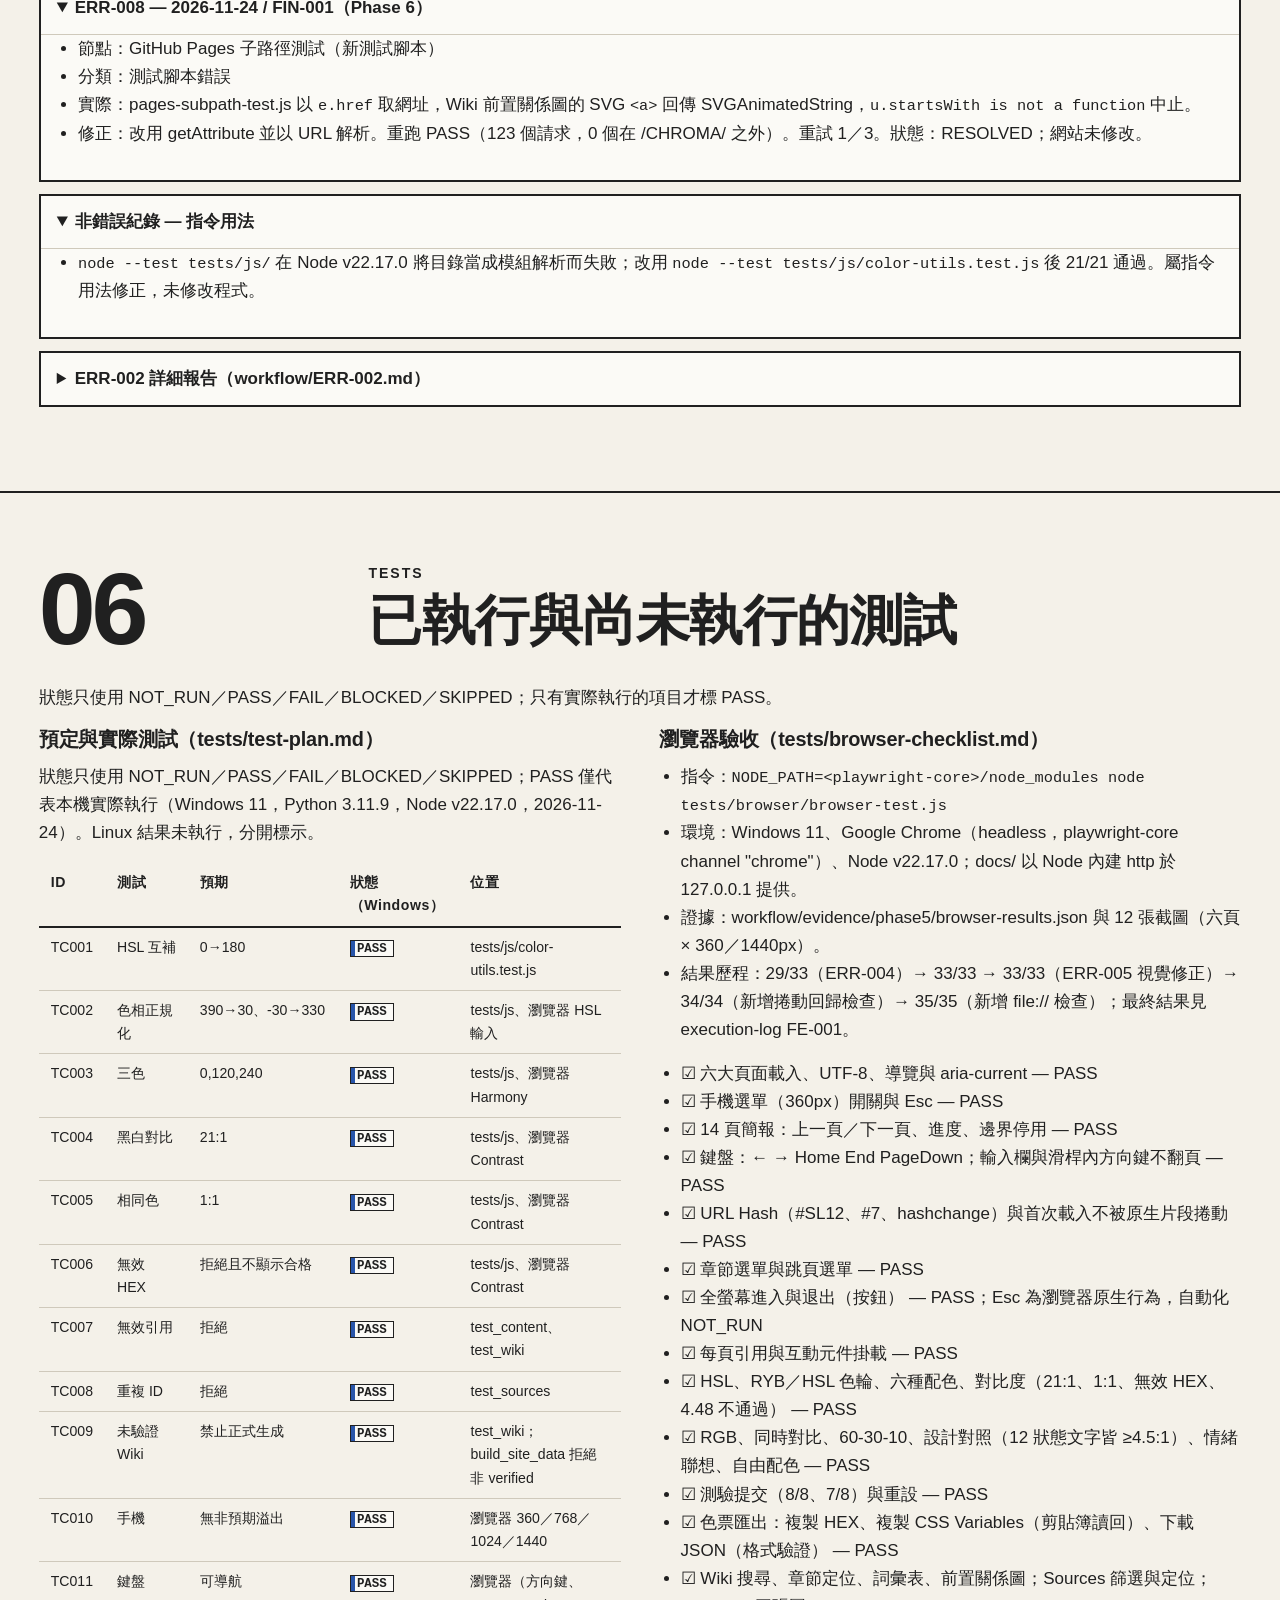
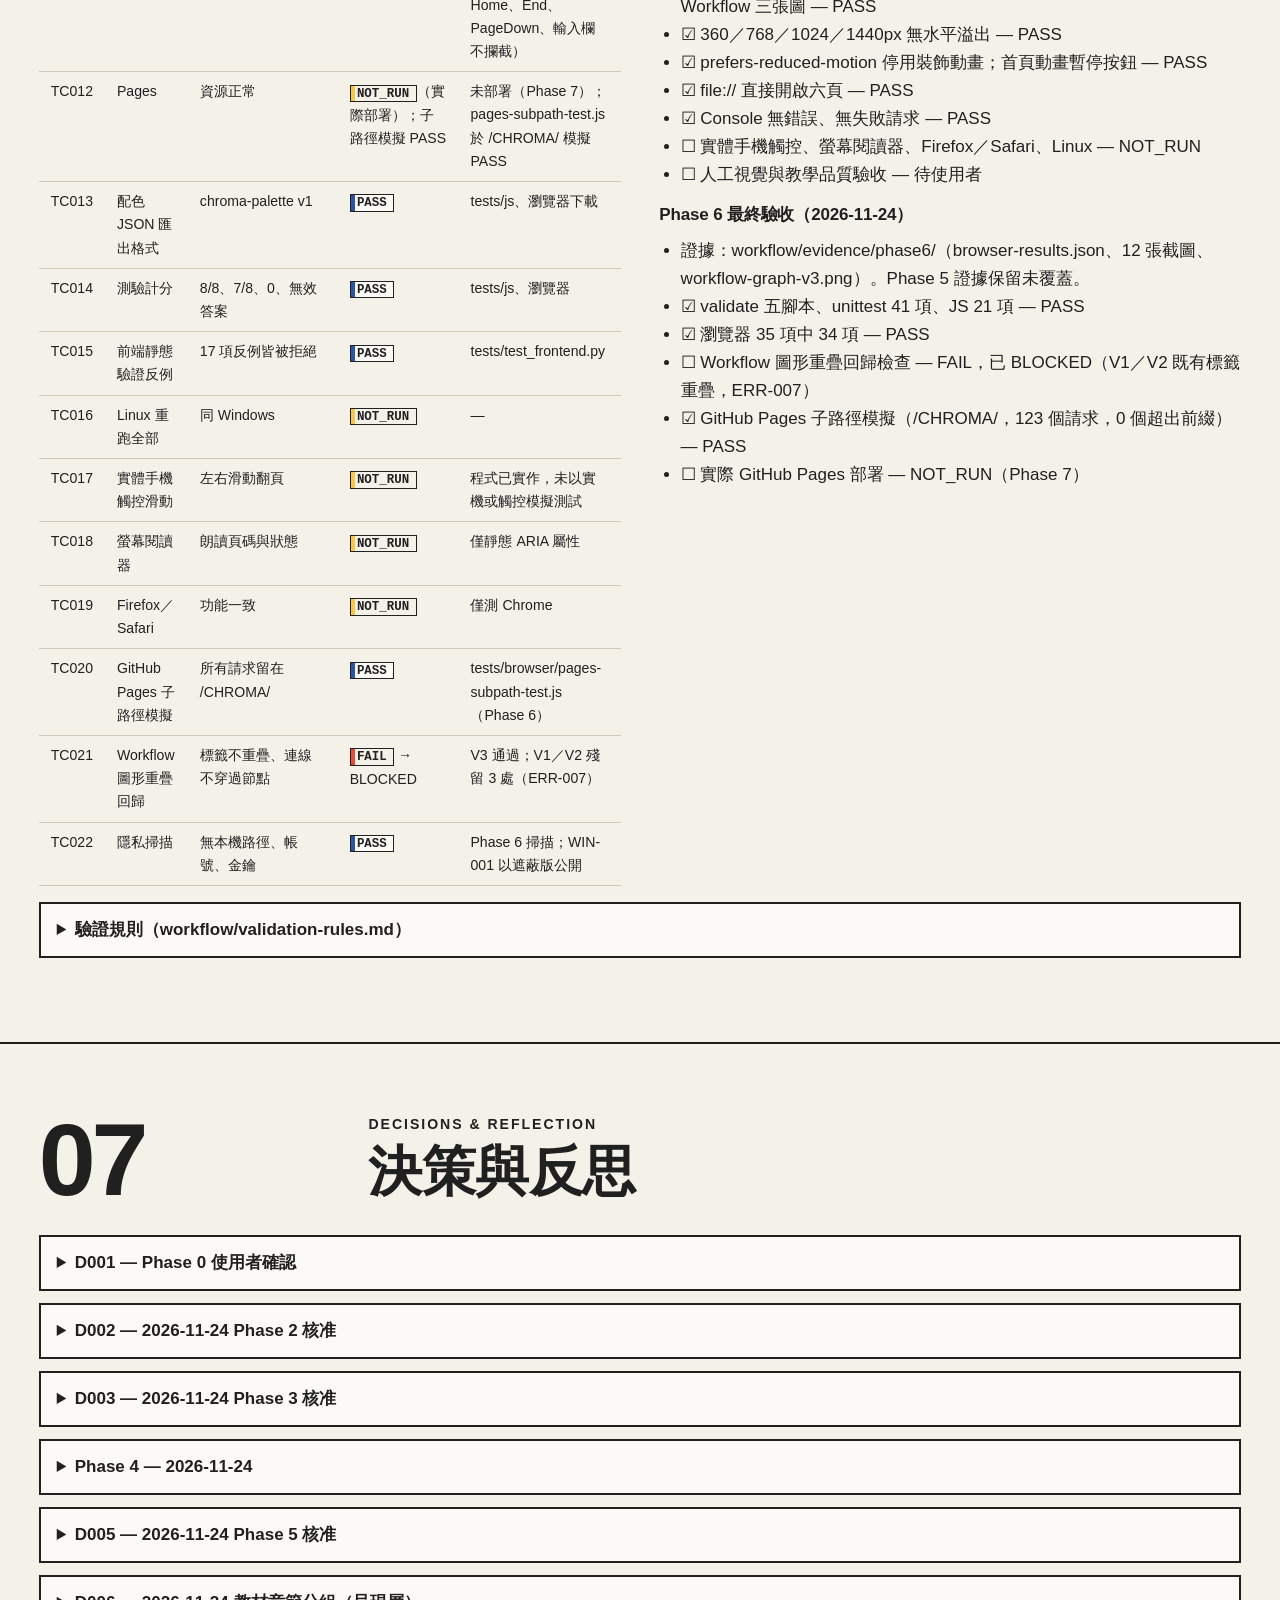
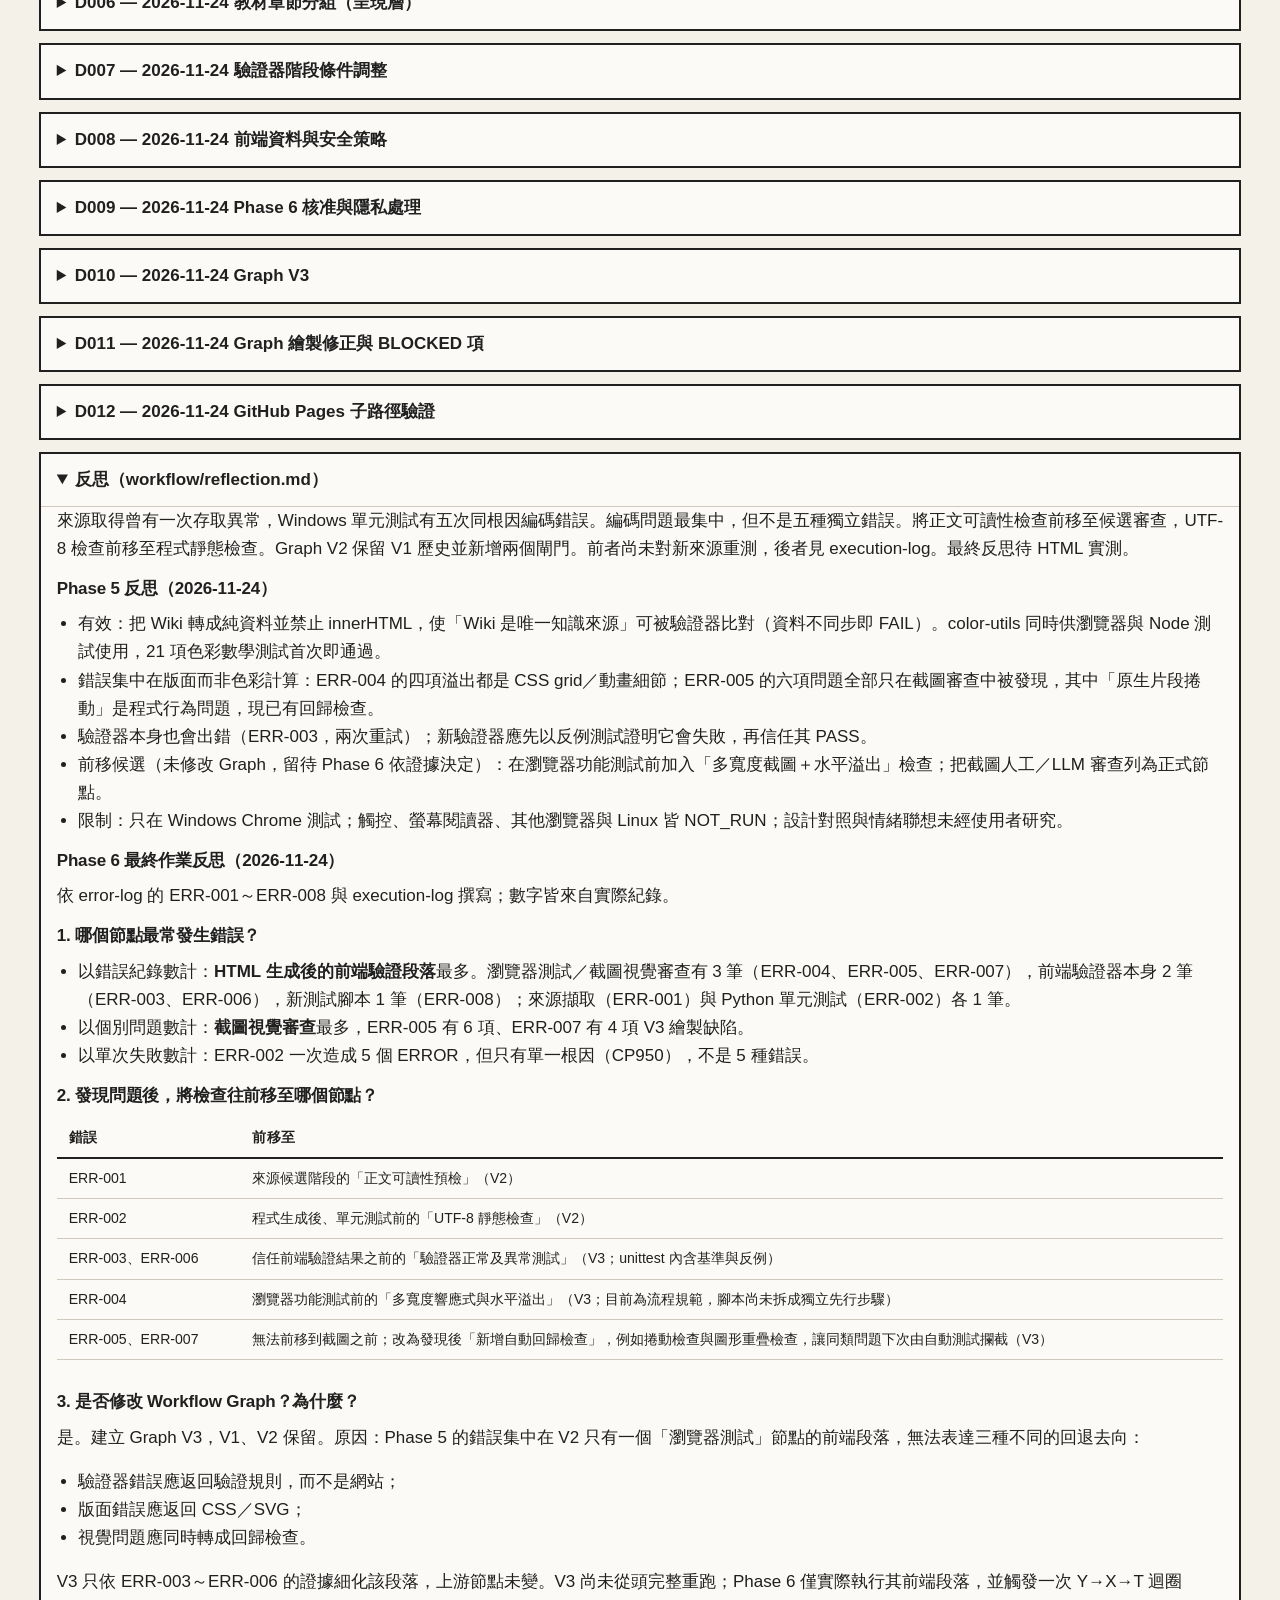
<file: docs/workflow.html>
<!DOCTYPE html>
<html lang="zh-Hant">
<head>
  <meta charset="UTF-8">
  <meta name="viewport" content="width=device-width, initial-scale=1">
  <title>Workflow｜工作流程與驗證紀錄 — CHROMA</title>
  <meta name="description" content="CHROMA Graph V1／V2、Phase 1–5 執行紀錄、ERR-001／ERR-002、知識補充迴圈與測試狀態。">
  <link rel="icon" href="assets/illustrations/mark.svg" type="image/svg+xml">
  <link rel="stylesheet" href="assets/css/tokens.css">
  <link rel="stylesheet" href="assets/css/base.css">
</head>
<body data-page="workflow">
  <a class="skip-link" href="#main">跳至主要內容</a>
  <header class="site-header">
    <a class="brand" href="index.html" aria-label="CHROMA 首頁">
      <svg class="brand-mark" viewBox="0 0 64 64" aria-hidden="true"><circle cx="22" cy="22" r="16" fill="#E64C37"/><rect x="30" y="30" width="28" height="28" fill="#2855AA"/><path d="M6 58 L22 34 L38 58 Z" fill="#F4C846" stroke="#202020" stroke-width="2"/></svg>
      <span class="brand-word">CHROMA.</span>
    </a>
    <button class="btn btn-sm nav-toggle" type="button" data-nav-toggle aria-expanded="false" aria-controls="site-nav">選單 Menu</button>
    <nav id="site-nav" aria-label="主要導覽">
      <ol>
        <li><a href="index.html" data-page="home"><span class="nav-no">00</span>Home <span class="nav-zh">首頁</span></a></li>
        <li><a href="slides.html" data-page="learn"><span class="nav-no">01</span>Learn <span class="nav-zh">教學</span></a></li>
        <li><a href="wiki.html" data-page="wiki"><span class="nav-no">02</span>Wiki <span class="nav-zh">知識庫</span></a></li>
        <li><a href="lab.html" data-page="lab"><span class="nav-no">03</span>Lab <span class="nav-zh">實驗室</span></a></li>
        <li><a href="workflow.html" data-page="workflow"><span class="nav-no">04</span>Workflow <span class="nav-zh">流程</span></a></li>
        <li><a href="references.html" data-page="sources"><span class="nav-no">05</span>Sources <span class="nav-zh">來源</span></a></li>
      </ol>
    </nav>
  </header>

  <main id="main">
    <header class="page-head">
      <div class="wrap">
        <p class="eyebrow">04 · Workflow &amp; Evidence</p>
        <h1>WORKFLOW<span class="zh">工作流程與驗證紀錄</span></h1>
        <p class="lead">本頁直接呈現 <code>workflow/</code> 與 <code>tests/</code> 的紀錄檔內容（建置時轉為靜態資料），不另行改寫結果。此為 LLM 協作＋Python 檢查＋人工審查的流程，不是自動 Graph 執行引擎。</p>
        <nav aria-label="本頁目錄"><ul class="chips">
          <li><a class="chip" href="#graphs">Graph V1／V2／V3</a></li>
          <li><a class="chip" href="#loop">知識補充迴圈</a></li>
          <li><a class="chip" href="#shift">驗證節點前移</a></li>
          <li><a class="chip" href="#records">Phase 1–5 執行紀錄</a></li>
          <li><a class="chip" href="#errors">ERR 錯誤紀錄</a></li>
          <li><a class="chip" href="#tests">測試狀態</a></li>
          <li><a class="chip" href="#decisions">決策與反思</a></li>
        </ul></nav>
      </div>
    </header>

    <section class="section" id="graphs" aria-labelledby="graphs-title">
      <div class="wrap">
        <div class="section-head"><div class="section-no" aria-hidden="true">01</div>
          <h2 class="section-title" id="graphs-title"><span class="en">Graph V1 → V2 → V3</span>流程圖演進</h2></div>
        <p>V1 為 Phase 1 規劃版本並保留為歷史；V2 依 ERR-001、ERR-002 的實際錯誤證據新增兩個前置閘門；V3 依 Phase 5 的 ERR-003～ERR-006 細化前端驗證段落（尚未從頭完整重跑）。圖形由本站腳本從 Mermaid 原始碼繪製為 SVG，原始碼可展開檢視。</p>
        <div class="two-col">
          <div id="graph-v1"></div>
          <div id="graph-v2"></div>
        </div>
        <div id="graph-v3"></div>
      </div>
    </section>

    <section class="section" id="loop" aria-labelledby="loop-title">
      <div class="wrap">
        <div class="section-head"><div class="section-no" aria-hidden="true">02</div>
          <h2 class="section-title" id="loop-title"><span class="en">Knowledge Loop</span>知識補充迴圈</h2></div>
        <div class="two-col">
          <div>
            <p>當教材所需證據不足時，流程回到「回查核准來源或縮小範圍」，而不是讓教材自行補寫。紀錄中實際發生的兩次：</p>
            <ul>
              <li><strong>M07 回查：</strong>Phase 4 依 M07 缺口回查已核准的 S009／S010，補足 sRGB 線性化公式與大型文字字級，M07 升為 v1.1.0；未新增來源 ID（見 wiki/log.md、Decisions Phase 4）。</li>
              <li><strong>SL03 縮小範圍：</strong>光譜與生理視覺機制缺乏證據，SL03 聚焦「相同色碼可能有不同感知」，頁數維持 14 頁。</li>
            </ul>
            <p class="small muted">Graph V2 原文註明：Phase 4 子流程的失敗路徑以單元測試模擬驗證，並非實際教材生成失敗。</p>
          </div>
          <div id="graph-v2-sub"></div>
        </div>
      </div>
    </section>

    <section class="section" id="shift" aria-labelledby="shift-title">
      <div class="wrap">
        <div class="section-head"><div class="section-no" aria-hidden="true">03</div>
          <h2 class="section-title" id="shift-title"><span class="en">Shift-left validation</span>驗證節點前移的原因</h2></div>
        <div class="md" id="shift-table"></div>
        <p>依 AGENTS.md「僅依實際錯誤前移檢查」：ERR-001（正文 403）使正文可讀性檢查移到來源候選階段；ERR-002（Windows CP950 解碼 UTF-8）使 UTF-8 靜態檢查移到程式生成後、單元測試前。Phase 5 新增的前端驗證同樣在瀏覽器測試前執行。</p>
      </div>
    </section>

    <section class="section" id="records" aria-labelledby="records-title">
      <div class="wrap">
        <div class="section-head"><div class="section-no" aria-hidden="true">04</div>
          <h2 class="section-title" id="records-title"><span class="en">Execution Log</span>Phase 1–5 執行紀錄</h2></div>
        <p class="small muted">來源：workflow/execution-log.md。輸出區塊為當時實際的命令輸出。</p>
        <div id="exec-log"></div>
      </div>
    </section>

    <section class="section" id="errors" aria-labelledby="errors-title">
      <div class="wrap">
        <div class="section-head"><div class="section-no" aria-hidden="true">05</div>
          <h2 class="section-title" id="errors-title"><span class="en">Error Records</span>錯誤紀錄</h2></div>
        <div id="error-log"></div>
        <div id="err-002"></div>
      </div>
    </section>

    <section class="section" id="tests" aria-labelledby="tests-title">
      <div class="wrap">
        <div class="section-head"><div class="section-no" aria-hidden="true">06</div>
          <h2 class="section-title" id="tests-title"><span class="en">Tests</span>已執行與尚未執行的測試</h2></div>
        <p>狀態只使用 NOT_RUN／PASS／FAIL／BLOCKED／SKIPPED；只有實際執行的項目才標 PASS。</p>
        <div class="two-col">
          <div id="test-plan"></div>
          <div id="browser-checklist"></div>
        </div>
        <div id="validation-rules"></div>
      </div>
    </section>

    <section class="section" id="decisions" aria-labelledby="dec-title">
      <div class="wrap">
        <div class="section-head"><div class="section-no" aria-hidden="true">07</div>
          <h2 class="section-title" id="dec-title"><span class="en">Decisions &amp; Reflection</span>決策與反思</h2></div>
        <div id="decision-log"></div>
        <div id="reviews"></div>
      </div>
    </section>
  </main>
  <footer class="site-footer">
    <p><strong>CHROMA.</strong> The Science and Art of Color · 所有圖形為原創 SVG／CSS／Canvas。</p>
    <p><a href="references.html">來源與授權</a> · <a href="workflow.html">驗證紀錄</a></p>
  </footer>

  <script src="assets/data/chroma-data.js"></script>
  <script src="assets/js/navigation.js"></script>
  <script src="assets/js/workflow.js"></script>
</body>
</html>
</file>
<file: docs/assets/css/tokens.css>
/*
 * CHROMA design tokens — Swiss Style × Bauhaus × Digital Exhibition.
 * Brand palette from PROJECT_SPEC.md is a starting point; text use is limited to the pairs
 * below, each verified by scripts/validate_frontend.py with the WCAG 2.2 formula.
 * --red (3.41:1 on canvas) and --yellow (1.41:1) are fills / graphics only, never body text.
 *
 * @text-pairs
 * ink/canvas normal
 * ink/paper normal
 * ink/white normal
 * muted/canvas normal
 * muted/paper normal
 * blue/canvas normal
 * blue/paper normal
 * red-text/canvas normal
 * red-text/paper normal
 * ink/yellow normal
 * ink/sand normal
 * white/blue normal
 * white/red-text normal
 * canvas/ink normal
 * yellow/ink normal
 * ink/red large
 * @end
 */
:root {
  --canvas: #F4F1E9;
  --paper: #FBFAF6;
  --sand: #DCD7CA;
  --ink: #202020;
  --muted: #5A5751;
  --white: #FFFFFF;
  --red: #E64C37;
  --red-text: #B5321F;
  --blue: #2855AA;
  --yellow: #F4C846;
  --rule: #202020;
  --rule-soft: #CFC9BB;
  --focus: #2855AA;

  --font-sans: "Helvetica Neue", Helvetica, Arial, "Noto Sans TC", "PingFang TC", "Microsoft JhengHei", sans-serif;
  --font-display: "Helvetica Neue", "Arial Black", Helvetica, Arial, "Noto Sans TC", "Microsoft JhengHei", sans-serif;
  --font-mono: ui-monospace, "SFMono-Regular", Menlo, Consolas, "Liberation Mono", monospace;

  --step--1: clamp(0.82rem, 0.8rem + 0.1vw, 0.9rem);
  --step-0: clamp(1rem, 0.96rem + 0.2vw, 1.0625rem);
  --step-1: clamp(1.2rem, 1.1rem + 0.5vw, 1.45rem);
  --step-2: clamp(1.5rem, 1.25rem + 1.1vw, 2.1rem);
  --step-3: clamp(2rem, 1.5rem + 2.4vw, 3.4rem);
  --step-4: clamp(2.8rem, 1.6rem + 6vw, 7.5rem);
  --step-5: clamp(3.4rem, 0.5rem + 8.2vw, 10rem);

  --space-1: 0.25rem;
  --space-2: 0.5rem;
  --space-3: 0.75rem;
  --space-4: 1rem;
  --space-5: 1.5rem;
  --space-6: 2rem;
  --space-7: 3rem;
  --space-8: 4.5rem;
  --space-9: 7rem;

  --gutter: clamp(1rem, 0.5rem + 2.4vw, 2.5rem);
  --max: 1360px;
  --header-h: 4rem;
  --radius: 2px;
  --border: 2px solid var(--rule);
  --ease: cubic-bezier(0.2, 0.7, 0.2, 1);
  --dur: 320ms;
}
</file>
<file: docs/assets/css/base.css>
/* CHROMA base: reset, typography, site chrome, Home / Wiki / Workflow / Sources layouts. */
*, *::before, *::after { box-sizing: border-box; }
html { -webkit-text-size-adjust: 100%; scroll-padding-top: calc(var(--header-h) + 1rem); }
body {
  margin: 0;
  background: var(--canvas);
  color: var(--ink);
  font-family: var(--font-sans);
  font-size: var(--step-0);
  line-height: 1.65;
  text-rendering: optimizeLegibility;
}
img, svg, canvas { display: block; max-width: 100%; }
h1, h2, h3, h4 { margin: 0 0 var(--space-3); line-height: 1.15; font-weight: 800; letter-spacing: -0.01em; }
p { margin: 0 0 var(--space-4); }
ul, ol { margin: 0 0 var(--space-4); padding-left: 1.25em; }
a { color: var(--blue); text-underline-offset: 0.18em; text-decoration-thickness: 1px; }
a:hover { text-decoration-thickness: 2px; }
code, pre { font-family: var(--font-mono); font-size: 0.9em; }
table { border-collapse: collapse; width: 100%; }
th, td { text-align: left; vertical-align: top; padding: var(--space-2) var(--space-3); border-bottom: 1px solid var(--rule-soft); }
thead th { border-bottom: var(--border); font-size: var(--step--1); letter-spacing: 0.04em; }
button, input, select, textarea { font: inherit; color: inherit; }
[hidden] { display: none !important; }

:focus-visible { outline: 3px solid var(--focus); outline-offset: 3px; }
.skip-link {
  position: absolute; left: var(--space-4); top: -100px; z-index: 100;
  background: var(--ink); color: var(--canvas); padding: var(--space-2) var(--space-4); text-decoration: none;
}
.skip-link:focus { top: var(--space-3); }
.visually-hidden {
  position: absolute !important; width: 1px; height: 1px; padding: 0; margin: -1px;
  overflow: hidden; clip: rect(0 0 0 0); white-space: nowrap; border: 0;
}

.small { font-size: var(--step--1); }
.muted { color: var(--muted); }
.label, .eyebrow {
  font-size: var(--step--1); font-weight: 700; letter-spacing: 0.12em; text-transform: uppercase; margin-bottom: var(--space-2);
}
.en { font-family: var(--font-display); letter-spacing: -0.02em; }
.tag {
  display: inline-block; font-size: 0.75rem; font-weight: 700; letter-spacing: 0.04em; line-height: 1.4;
  padding: 0 0.4em; border: 1px solid var(--ink); background: var(--paper); color: var(--ink); vertical-align: 0.1em;
}
.tag-rule { background: var(--yellow); }
.notice { border-left: 6px solid var(--red); background: var(--paper); padding: var(--space-3) var(--space-4); }

/* ---------- Buttons ---------- */
.btn {
  display: inline-flex; align-items: center; gap: 0.4em; min-height: 44px; padding: 0.5em 1.1em;
  border: var(--border); background: var(--paper); color: var(--ink); font-weight: 700; cursor: pointer;
  text-decoration: none; border-radius: var(--radius); transition: transform var(--dur) var(--ease), background var(--dur);
}
.btn:hover { background: var(--yellow); }
.btn:active { transform: translateY(1px); }
.btn-primary { background: var(--ink); color: var(--canvas); }
.btn-primary:hover { background: var(--blue); color: var(--white); border-color: var(--blue); }
.btn-sm { min-height: 36px; padding: 0.25em 0.7em; font-size: var(--step--1); }
.btn[disabled] { opacity: 0.45; cursor: not-allowed; }
.btn-row { display: flex; flex-wrap: wrap; gap: var(--space-2); margin: var(--space-3) 0; }

/* ---------- Site header ---------- */
.site-header {
  position: sticky; top: 0; z-index: 50; height: var(--header-h);
  display: flex; align-items: center; justify-content: space-between; gap: var(--space-4);
  padding: 0 var(--gutter); background: var(--canvas); border-bottom: var(--border);
}
.brand { display: inline-flex; align-items: center; gap: var(--space-3); color: var(--ink); text-decoration: none; }
.brand-mark { width: 34px; height: 34px; }
.brand-word { font-family: var(--font-display); font-weight: 900; font-size: 1.45rem; letter-spacing: -0.03em; }
.nav-toggle { display: none; }
#site-nav ol { display: flex; list-style: none; margin: 0; padding: 0; gap: 0; }
#site-nav a {
  display: flex; align-items: baseline; gap: 0.45em; padding: 0 0.9rem; height: var(--header-h); align-items: center;
  color: var(--ink); text-decoration: none; font-weight: 700; font-size: 0.95rem; border-left: 1px solid var(--rule-soft);
}
#site-nav li:first-child a { border-left: 0; }
#site-nav a:hover { background: var(--paper); }
#site-nav a[aria-current="page"] { background: var(--ink); color: var(--canvas); }
.nav-no { font-family: var(--font-mono); font-size: 0.72rem; font-weight: 400; }
.nav-zh { font-weight: 400; font-size: 0.85em; }

@media (max-width: 960px) {
  .nav-toggle { display: inline-flex; }
  #site-nav {
    position: absolute; top: var(--header-h); left: 0; right: 0; background: var(--canvas);
    border-bottom: var(--border); display: none;
  }
  #site-nav.is-open { display: block; }
  #site-nav ol { flex-direction: column; }
  #site-nav a { height: auto; padding: var(--space-3) var(--gutter); border-left: 0; border-top: 1px solid var(--rule-soft); }
}

/* ---------- Layout ---------- */
main { display: block; animation: page-in 520ms var(--ease) both; }
@keyframes page-in { from { opacity: 0; transform: translateY(12px); } to { opacity: 1; transform: none; } }
.wrap { max-width: var(--max); margin: 0 auto; padding: 0 var(--gutter); }
.section { padding: var(--space-8) 0; border-bottom: var(--border); }
.section-head { display: grid; grid-template-columns: minmax(0, 3fr) minmax(0, 9fr); gap: var(--gutter); margin-bottom: var(--space-6); align-items: end; }
.section-no { font-family: var(--font-display); font-size: var(--step-4); font-weight: 900; line-height: 0.85; letter-spacing: -0.04em; }
.section-title { font-size: var(--step-3); margin: 0; }
.section-title .en { display: block; font-size: var(--step--1); letter-spacing: 0.14em; font-weight: 700; margin-bottom: var(--space-2); text-transform: uppercase; }
.lead { font-size: var(--step-1); max-width: 46em; }
.page-head { padding: var(--space-7) 0 var(--space-6); border-bottom: var(--border); }
.page-head h1 { font-size: var(--step-4); font-family: var(--font-display); font-weight: 900; letter-spacing: -0.04em; line-height: 0.9; margin-bottom: var(--space-4); }
.page-head h1 .zh { display: block; font-size: var(--step-2); letter-spacing: 0; margin-top: var(--space-3); }
@media (max-width: 720px) { .section-head { grid-template-columns: 1fr; gap: var(--space-2); } }

/* ---------- Footer ---------- */
.site-footer { padding: var(--space-6) var(--gutter); display: grid; grid-template-columns: 1fr auto; gap: var(--space-4); font-size: var(--step--1); }
.site-footer p { margin: 0; }
@media (max-width: 720px) { .site-footer { grid-template-columns: 1fr; } }

/* ---------- Home ---------- */
.hero { display: grid; grid-template-columns: minmax(0, 7fr) minmax(0, 5fr); min-height: calc(100vh - var(--header-h)); border-bottom: var(--border); }
.hero-text { padding: var(--space-7) var(--gutter); display: flex; flex-direction: column; justify-content: space-between; gap: var(--space-6); border-right: var(--border); }
.hero-meta { display: flex; justify-content: space-between; gap: var(--space-4); font-family: var(--font-mono); font-size: var(--step--1); }
.hero-title { font-family: var(--font-display); font-size: var(--step-5); font-weight: 900; line-height: 0.82; letter-spacing: -0.055em; margin: 0; }
.hero-title .dot { color: var(--red-text); }
.hero-sub { font-family: var(--font-display); font-size: var(--step-2); font-weight: 700; letter-spacing: -0.02em; line-height: 1.2; margin: var(--space-4) 0 var(--space-3); }
.hero-zh { font-size: var(--step-1); max-width: 22em; }
.hero-art { position: relative; background: var(--paper); overflow: hidden; min-height: 360px; }
.hero-art svg { width: 100%; height: 100%; position: absolute; inset: 0; }
.motion-toggle { position: absolute; right: var(--space-3); bottom: var(--space-3); z-index: 2; }
.geo-spin { transform-origin: 300px 300px; animation: geo-spin 60s linear infinite; }
.geo-drift { animation: geo-drift 14s var(--ease) infinite alternate; }
.geo-pulse { transform-origin: 420px 180px; animation: geo-pulse 9s ease-in-out infinite alternate; }
.is-paused .geo-spin, .is-paused .geo-drift, .is-paused .geo-pulse { animation-play-state: paused; }
@keyframes geo-spin { to { transform: rotate(360deg); } }
@keyframes geo-drift { from { transform: translate(0, 0); } to { transform: translate(-36px, 28px); } }
@keyframes geo-pulse { from { transform: scale(1); } to { transform: scale(1.12); } }
@media (max-width: 860px) {
  .hero { grid-template-columns: 1fr; min-height: 0; }
  .hero-text { border-right: 0; border-bottom: var(--border); }
  .hero-art { min-height: 300px; aspect-ratio: 1 / 1; }
}

.stat-row { display: grid; grid-template-columns: repeat(4, minmax(0, 1fr)); border-top: var(--border); border-bottom: var(--border); }
.stat { padding: var(--space-5) var(--gutter); border-left: 1px solid var(--rule); }
.stat:first-child { border-left: 0; }
.stat-num { font-family: var(--font-display); font-size: var(--step-3); font-weight: 900; line-height: 0.9; letter-spacing: -0.04em; display: block; }
@media (max-width: 900px) { .stat-row { grid-template-columns: repeat(2, minmax(0, 1fr)); } .stat:nth-child(3) { border-left: 0; } .stat:nth-child(n+3) { border-top: 1px solid var(--rule); } }

.module-grid { display: grid; grid-template-columns: repeat(4, minmax(0, 1fr)); border-top: var(--border); border-left: var(--border); }
.module-card {
  position: relative; display: flex; flex-direction: column; gap: var(--space-2); min-height: 200px; padding: var(--space-5);
  border-right: var(--border); border-bottom: var(--border); color: var(--ink); text-decoration: none; background: var(--canvas);
  transition: background var(--dur) var(--ease);
}
.module-card:hover, .module-card:focus-visible { background: var(--paper); }
.module-card .m-no { font-family: var(--font-display); font-size: var(--step-3); font-weight: 900; line-height: 1; letter-spacing: -0.04em; }
.module-card .m-en { font-size: var(--step--1); letter-spacing: 0.08em; text-transform: uppercase; font-weight: 700; }
.module-card .m-zh { font-size: var(--step-1); font-weight: 800; }
.module-card .m-shape { position: absolute; right: var(--space-4); top: var(--space-4); width: 40px; height: 40px; transition: transform var(--dur) var(--ease); }
.module-card:hover .m-shape { transform: rotate(45deg); }
@media (max-width: 1100px) { .module-grid { grid-template-columns: repeat(2, minmax(0, 1fr)); } }
@media (max-width: 520px) { .module-grid { grid-template-columns: 1fr; } .module-card { min-height: 0; } }

.entry-grid { display: grid; grid-template-columns: repeat(3, minmax(0, 1fr)); gap: 0; border: var(--border); }
.entry { padding: var(--space-6) var(--space-5); border-right: var(--border); display: flex; flex-direction: column; gap: var(--space-3); }
.entry:last-child { border-right: 0; }
.entry h3 { font-size: var(--step-2); }
.entry .btn { align-self: flex-start; margin-top: auto; }
.entry-blue { background: var(--blue); color: var(--white); }
.entry-blue a:not(.btn) { color: var(--white); }
.entry-yellow { background: var(--yellow); }
@media (max-width: 860px) { .entry-grid { grid-template-columns: 1fr; } .entry { border-right: 0; border-bottom: var(--border); } .entry:last-child { border-bottom: 0; } }

.pipeline { list-style: none; padding: 0; display: grid; grid-template-columns: repeat(4, minmax(0, 1fr)); border: var(--border); counter-reset: step; }
.pipeline li { padding: var(--space-5); border-right: 1px solid var(--rule); position: relative; }
.pipeline li:last-child { border-right: 0; }
.pipeline .p-key { font-family: var(--font-mono); font-weight: 700; display: block; margin-bottom: var(--space-2); }
@media (max-width: 860px) { .pipeline { grid-template-columns: 1fr 1fr; } .pipeline li:nth-child(2) { border-right: 0; } .pipeline li:nth-child(n+3) { border-top: 1px solid var(--rule); } }
@media (max-width: 480px) { .pipeline { grid-template-columns: 1fr; } .pipeline li { border-right: 0; border-top: 1px solid var(--rule); } .pipeline li:first-child { border-top: 0; } }

/* ---------- Citations ---------- */
.cite { font-family: var(--font-mono); font-size: 0.85em; font-weight: 700; color: var(--blue); text-decoration: none; white-space: nowrap; }
.cite:hover { text-decoration: underline; }
.mod-link { font-weight: 700; }
.chips { display: flex; flex-wrap: wrap; gap: var(--space-2); list-style: none; padding: 0; margin: 0 0 var(--space-3); }
.chip { display: inline-block; border: 1px solid var(--ink); padding: 0.1em 0.6em; font-size: var(--step--1); font-weight: 700; color: var(--ink); text-decoration: none; background: var(--paper); }
a.chip:hover { background: var(--yellow); }

/* ---------- Wiki ---------- */
.wiki-layout { display: grid; grid-template-columns: minmax(240px, 3fr) minmax(0, 9fr); min-height: 70vh; }
.wiki-side { border-right: var(--border); padding: var(--space-5) var(--gutter) var(--space-5) var(--gutter); position: sticky; top: var(--header-h); align-self: start; max-height: calc(100vh - var(--header-h)); overflow: auto; }
.wiki-side ol { list-style: none; padding: 0; margin: 0 0 var(--space-5); }
.wiki-side li a { display: grid; grid-template-columns: 2.6em 1fr; padding: var(--space-2) 0; border-bottom: 1px solid var(--rule-soft); color: var(--ink); text-decoration: none; }
.wiki-side li a[aria-current="true"] { font-weight: 800; background: var(--paper); box-shadow: inset 4px 0 0 var(--red); padding-left: var(--space-2); }
.wiki-side .mono { font-family: var(--font-mono); font-weight: 700; }
.search-field input { width: 100%; min-height: 44px; padding: 0.4em 0.7em; border: var(--border); background: var(--white); }
.search-results { list-style: none; padding: 0; margin: var(--space-3) 0; }
.search-results li { border-bottom: 1px solid var(--rule-soft); padding: var(--space-2) 0; }
.search-results mark { background: var(--yellow); color: var(--ink); }
.wiki-main { padding: var(--space-6) var(--gutter) var(--space-8); min-width: 0; }
.wiki-article { max-width: 54rem; }
.wiki-article header { border-bottom: var(--border); padding-bottom: var(--space-4); margin-bottom: var(--space-5); }
.wiki-article .w-no { font-family: var(--font-display); font-size: var(--step-4); font-weight: 900; letter-spacing: -0.04em; line-height: 0.9; }
.wiki-article h2 { font-size: var(--step-3); }
.wiki-article h3 { font-size: var(--step-1); margin-top: var(--space-6); padding-top: var(--space-3); border-top: 1px solid var(--rule); display: flex; gap: var(--space-3); align-items: baseline; }
.wiki-article h3 .sec-no { font-family: var(--font-mono); font-size: var(--step--1); color: var(--muted); }
.wiki-article section.is-limit { background: var(--paper); border-left: 6px solid var(--yellow); padding: 0 var(--space-4) var(--space-2); }
.meta-grid { display: grid; grid-template-columns: repeat(3, minmax(0, 1fr)); gap: var(--space-3); font-size: var(--step--1); margin: var(--space-4) 0 0; }
.meta-grid dt { font-weight: 700; letter-spacing: 0.06em; }
.meta-grid dd { margin: 0; }
.prereq-graph { border: var(--border); background: var(--paper); padding: var(--space-3); margin: var(--space-5) 0; overflow-x: auto; }
.prereq-graph svg { min-width: 560px; width: 100%; height: auto; }
.prereq-graph a:focus-visible rect { stroke: var(--focus); stroke-width: 4; }
.glossary-table td:first-child { font-weight: 700; }
@media (max-width: 860px) {
  .wiki-layout { grid-template-columns: 1fr; }
  .wiki-side { position: static; max-height: none; border-right: 0; border-bottom: var(--border); }
  .meta-grid { grid-template-columns: 1fr 1fr; }
}

/* ---------- Sources ---------- */
.filter-bar { display: flex; flex-wrap: wrap; gap: var(--space-2); align-items: center; margin: var(--space-5) 0; }
.filter-bar button[aria-pressed="true"] { background: var(--ink); color: var(--canvas); }
.source-list { list-style: none; padding: 0; margin: 0; border-top: var(--border); }
.source-item { display: grid; grid-template-columns: minmax(0, 2fr) minmax(0, 10fr); gap: var(--gutter); padding: var(--space-6) 0; border-bottom: var(--border); }
.source-item:target { background: var(--paper); box-shadow: inset 6px 0 0 var(--red); }
.source-id { font-family: var(--font-display); font-size: var(--step-3); font-weight: 900; letter-spacing: -0.04em; line-height: 1; padding-left: var(--space-3); }
.source-item h2 { font-size: var(--step-1); }
.source-meta { display: grid; grid-template-columns: 9em 1fr; gap: var(--space-1) var(--space-4); font-size: var(--step--1); margin: var(--space-3) 0; }
.source-meta dt { font-weight: 700; }
.source-meta dd { margin: 0; overflow-wrap: anywhere; }
.source-limit { border-left: 6px solid var(--yellow); padding-left: var(--space-3); }
@media (max-width: 720px) { .source-item { grid-template-columns: 1fr; gap: var(--space-2); } .source-meta { grid-template-columns: 1fr; } .source-meta dt { margin-top: var(--space-2); } }

/* ---------- Workflow ---------- */
.graph-figure { border: var(--border); background: var(--paper); margin: 0 0 var(--space-5); }
.graph-figure figcaption { padding: var(--space-3) var(--space-4); border-bottom: 1px solid var(--rule); font-weight: 700; }
.graph-scroll { overflow: auto; max-height: 80vh; padding: var(--space-3); }
.graph-scroll svg { width: 100%; min-width: 520px; height: auto; }
.graph-legend { display: flex; flex-wrap: wrap; gap: var(--space-4); font-size: var(--step--1); padding: var(--space-2) var(--space-4); border-top: 1px solid var(--rule); }
.legend-line { display: inline-block; width: 28px; height: 0; border-top: 2px solid var(--ink); vertical-align: middle; margin-right: 0.4em; }
.legend-line.back { border-top: 2px dashed var(--red-text); }
details.record { border: var(--border); margin: 0 0 var(--space-3); background: var(--paper); }
details.record > summary { cursor: pointer; padding: var(--space-3) var(--space-4); font-weight: 800; list-style-position: inside; }
details.record > summary:focus-visible { outline-offset: -3px; }
details.record .record-body { padding: 0 var(--space-4) var(--space-4); border-top: 1px solid var(--rule-soft); overflow-x: auto; }
.md pre { background: var(--white); border: 1px solid var(--rule-soft); padding: var(--space-3); overflow-x: auto; font-size: 0.8rem; line-height: 1.5; white-space: pre; }
.md table { font-size: var(--step--1); margin-bottom: var(--space-4); }
.md h3, .md h4 { font-size: var(--step-0); margin-top: var(--space-4); }
.two-col { display: grid; grid-template-columns: repeat(2, minmax(0, 1fr)); gap: var(--gutter); }
.two-col > * { min-width: 0; }
@media (max-width: 860px) { .two-col { grid-template-columns: 1fr; } }
.status-pill { font-family: var(--font-mono); font-weight: 700; font-size: 0.78rem; padding: 0.05em 0.5em; border: 1px solid var(--ink); }
.status-pill[data-s="PASS"] { background: var(--paper); box-shadow: inset 4px 0 0 var(--blue); }
.status-pill[data-s="FAIL"], .status-pill[data-s="BLOCKED"] { box-shadow: inset 4px 0 0 var(--red); }
.status-pill[data-s="NOT_RUN"], .status-pill[data-s="SKIPPED"] { box-shadow: inset 4px 0 0 var(--yellow); }

@media (prefers-reduced-motion: reduce) {
  *, *::before, *::after { animation-duration: 0.01ms !important; animation-iteration-count: 1 !important; transition-duration: 0.01ms !important; scroll-behavior: auto !important; }
  .geo-spin, .geo-drift, .geo-pulse { animation: none !important; }
  .motion-toggle { display: none; }
}
</file>
<file: docs/assets/css/lab.css>
/* CHROMA Lab widgets — neutral working surface (PROJECT_SPEC: 實驗區中性背景). */
.lab-layout { display: grid; grid-template-columns: minmax(200px, 2.4fr) minmax(0, 9.6fr); }
.lab-index { border-right: var(--border); padding: var(--space-5) var(--gutter); position: sticky; top: var(--header-h); align-self: start; max-height: calc(100vh - var(--header-h)); overflow: auto; }
.lab-index ol { list-style: none; padding: 0; margin: 0; }
.lab-index a { display: grid; grid-template-columns: 2.2em 1fr; gap: var(--space-1); padding: var(--space-2) 0; border-bottom: 1px solid var(--rule-soft); color: var(--ink); text-decoration: none; font-size: var(--step--1); }
.lab-index a:hover { background: var(--paper); }
.lab-index .prio { font-family: var(--font-mono); font-weight: 700; }
.lab-index h2 { font-size: var(--step--1); letter-spacing: 0.12em; text-transform: uppercase; margin-top: var(--space-4); }
.lab-main { min-width: 0; }
.lab-section { padding: var(--space-6) var(--gutter); border-bottom: var(--border); }
.lab-section > header { display: grid; grid-template-columns: auto 1fr; gap: var(--space-2) var(--space-5); align-items: end; margin-bottom: var(--space-5); }
.lab-section .lab-no { font-family: var(--font-display); font-size: var(--step-4); font-weight: 900; letter-spacing: -0.05em; line-height: 0.82; grid-row: span 2; }
.lab-section h2 { font-size: var(--step-2); margin: 0; }
.lab-section .lab-meta { font-size: var(--step--1); margin: 0; display: flex; flex-wrap: wrap; gap: var(--space-2); align-items: center; }
@media (max-width: 960px) {
  .lab-layout { grid-template-columns: 1fr; }
  .lab-index { position: static; max-height: none; border-right: 0; border-bottom: var(--border); }
  .lab-index ol { columns: 2; column-gap: var(--gutter); }
}
@media (max-width: 520px) { .lab-index ol { columns: 1; } .lab-section > header { grid-template-columns: 1fr; } .lab-section .lab-no { grid-row: auto; } }

.widget { background: var(--white); border: var(--border); padding: var(--space-5); }
.slide-stage .widget { padding: var(--space-4); }
.widget-grid { display: grid; grid-template-columns: minmax(0, 5fr) minmax(0, 7fr); gap: var(--space-5); align-items: start; }
.widget-controls, .widget-output { display: flex; flex-direction: column; gap: var(--space-3); min-width: 0; }
@media (max-width: 1180px) { .slide-stage .widget-grid { grid-template-columns: 1fr; } }
@media (max-width: 760px) { .widget-grid { grid-template-columns: 1fr; } .widget { padding: var(--space-4); } }

.field { border: 0; margin: 0; padding: 0; min-width: 0; }
.field > label, .field legend, .field-head label, .field-head span { font-weight: 700; font-size: var(--step--1); }
.field legend { padding: 0; margin-bottom: var(--space-2); }
.field-head { display: flex; justify-content: space-between; gap: var(--space-3); align-items: baseline; }
.field-row { display: flex; gap: var(--space-2); align-items: center; flex-wrap: wrap; }
.slider-value { font-family: var(--font-mono); font-weight: 700; }
input[type="range"] { width: 100%; min-height: 32px; accent-color: var(--ink); cursor: pointer; }
.hex-input, .num-input, select {
  min-height: 44px; padding: 0 0.6em; border: var(--border); background: var(--white); font-family: var(--font-mono); border-radius: var(--radius);
}
.hex-input { width: 9em; text-transform: uppercase; }
.num-input { width: 7em; }
.hex-input[aria-invalid="true"] { border-color: var(--red-text); box-shadow: inset 0 0 0 2px var(--red-text); }
.field-error { color: var(--red-text); font-size: var(--step--1); font-weight: 700; min-height: 1.2em; display: block; }
.color-picker { width: 48px; height: 44px; padding: 2px; border: var(--border); background: var(--white); cursor: pointer; }
.choices { display: flex; flex-wrap: wrap; gap: var(--space-2); }
.choices legend { width: 100%; }
.choice { display: inline-flex; align-items: center; gap: 0.35em; min-height: 40px; padding: 0.2em 0.7em; border: 1px solid var(--ink); background: var(--paper); cursor: pointer; font-size: var(--step--1); font-weight: 400; }
.choice:has(input:checked) { background: var(--ink); color: var(--canvas); font-weight: 700; }
.choice input { accent-color: var(--ink); margin: 0; }
.choice:has(input:focus-visible) { outline: 3px solid var(--focus); outline-offset: 2px; }
.choices.compact .choice { min-height: 36px; }
.inline-choices label { display: flex; align-items: center; gap: 0.4em; margin: var(--space-1) 0; font-weight: 400; font-size: var(--step--1); }

.big-swatch { width: 100%; aspect-ratio: 16 / 9; border: var(--border); max-height: 260px; }
.codes { display: flex; flex-direction: column; gap: var(--space-1); }
.code-line { display: grid; grid-template-columns: 3.5em 1fr; gap: var(--space-2); font-size: var(--step--1); border-bottom: 1px solid var(--rule-soft); padding: 0.2em 0; }
.code-label { font-weight: 700; letter-spacing: 0.06em; }
.widget-note { margin: var(--space-4) 0 0; padding-top: var(--space-3); border-top: 1px solid var(--rule-soft); }

.wheel-pair { display: grid; grid-template-columns: repeat(2, minmax(0, 1fr)); gap: var(--space-5); margin-top: var(--space-3); }
.wheel-panel { margin: 0; display: flex; flex-direction: column; gap: var(--space-3); min-width: 0; }
.wheel-panel figcaption { border-bottom: 1px solid var(--rule); padding-bottom: var(--space-1); }
.wheel-svg, .wheel-canvas { width: 100%; max-width: 300px; aspect-ratio: 1 / 1; height: auto; margin: 0 auto; }
.wheel-out { font-weight: 700; margin: 0; }
@media (max-width: 760px) { .wheel-pair { grid-template-columns: 1fr; } }
.rule-line { font-weight: 700; margin: 0; }
.swatch-row { display: grid; grid-template-columns: repeat(auto-fit, minmax(84px, 1fr)); gap: 0; border: var(--border); }
.swatch { display: flex; flex-direction: column; justify-content: flex-end; min-height: 96px; padding: var(--space-2); font-size: 0.78rem; line-height: 1.3; border-right: 1px solid var(--ink); }
.swatch:last-child { border-right: 0; }
.swatch-hex { font-family: var(--font-mono); font-weight: 700; }

.rgb-art { width: 100%; max-width: 260px; aspect-ratio: 1 / 1; border: var(--border); margin: 0 auto; }
.rgb-art .mix { mix-blend-mode: screen; }
.mix-result { display: grid; grid-template-columns: 96px 1fr; gap: var(--space-3); align-items: start; }
.mix-result .big-swatch { aspect-ratio: 1 / 1; }
.cmyk-note { margin-top: var(--space-4); border-left: 6px solid var(--yellow); padding-left: var(--space-3); }

.illusion { display: grid; grid-template-columns: repeat(2, minmax(0, 1fr)); gap: var(--space-3); }
.illusion figure { margin: 0; }
.illusion-bg { aspect-ratio: 4 / 3; display: grid; place-items: center; border: var(--border); transition: background 500ms var(--ease); }
.illusion-chip { width: 34%; aspect-ratio: 1 / 1; }
.illusion-bg.is-revealed .illusion-chip { outline: 2px dashed var(--ink); outline-offset: 4px; }
.illusion figcaption { font-weight: 700; font-size: var(--step--1); margin-top: var(--space-1); }

.ratio-bar { display: flex; height: 56px; border: var(--border); }
.ratio-bar .seg { display: block; min-width: 0; transition: flex-basis var(--dur) var(--ease); }
.ratio-bar .seg + .seg { border-left: 1px solid var(--ink); }
.ratio-mock { display: flex; min-height: 180px; border: var(--border); background: var(--canvas); }
.rm-side { background: var(--blue); color: var(--white); padding: var(--space-3); font-size: var(--step--1); font-weight: 700; transition: flex-basis var(--dur) var(--ease); }
.rm-main { flex: 1; padding: var(--space-4); display: flex; flex-direction: column; justify-content: space-between; align-items: flex-start; gap: var(--space-3); }
.rm-title { font-weight: 800; font-size: var(--step-1); }
.rm-btn { background: var(--yellow); color: var(--ink); font-weight: 800; border: 1px solid var(--ink); }

/* design-compare: every text/background state below uses a verified pair (≥ 4.5:1). */
.compare-stage { background: var(--canvas); border: var(--border); padding: var(--space-5); }
.compare-card { background: var(--paper); color: var(--ink); border: 1px solid var(--ink); padding: var(--space-5); display: flex; flex-direction: column; gap: var(--space-2); max-width: 30rem; }
.compare-card p, .compare-card h4 { margin: 0; }
.compare-card[data-hierarchy="flat"] * { font-size: var(--step-0); font-weight: 400; letter-spacing: 0; text-transform: none; }
.compare-card[data-hierarchy="clear"] .cc-kicker { font-size: var(--step--1); font-weight: 700; letter-spacing: 0.14em; }
.compare-card[data-hierarchy="clear"] .cc-title { font-size: var(--step-2); font-weight: 900; line-height: 1.1; }
.compare-card[data-hierarchy="clear"] .cc-meta { font-weight: 700; }
.compare-card[data-hierarchy="clear"] .cc-body { color: var(--muted); }
.compare-card .cc-btn { align-self: flex-start; padding: 0.4em 1em; border: 1px solid var(--ink); font-weight: 700; }
.compare-card[data-hierarchy="flat"] .cc-btn { padding: 0; border: 0; }
.compare-card[data-palette="busy"] .cc-kicker { background: var(--yellow); color: var(--ink); padding: 0 0.3em; align-self: flex-start; }
.compare-card[data-palette="busy"] .cc-title { color: var(--red-text); }
.compare-card[data-palette="busy"] .cc-meta { background: var(--blue); color: var(--white); padding: 0 0.3em; align-self: flex-start; }
.compare-card[data-palette="busy"] .cc-body { color: var(--blue); }
.compare-card[data-palette="busy"] { box-shadow: 8px 8px 0 var(--red); }
.compare-card[data-accent="blue"] .cc-btn { background: var(--blue); color: var(--white); border-color: var(--blue); }
.compare-card[data-accent="red"] .cc-btn { background: var(--red-text); color: var(--white); border-color: var(--red-text); }
.compare-card[data-accent="yellow"] .cc-btn { background: var(--yellow); color: var(--ink); }
.compare-card[data-hierarchy="flat"][data-accent] .cc-btn { padding: 0 0.3em; }

.assoc-grid { display: grid; grid-template-columns: repeat(2, minmax(0, 1fr)); gap: var(--space-5); }
.assoc-col { display: flex; flex-direction: column; gap: var(--space-3); min-width: 0; }
.poster { aspect-ratio: 4 / 3; border: var(--border); padding: var(--space-4); display: flex; flex-direction: column; justify-content: space-between; }
.poster-no { font-family: var(--font-mono); font-weight: 700; }
.poster-title { font-size: var(--step-2); font-weight: 900; line-height: 1; }
.poster-sub { font-weight: 700; letter-spacing: 0.1em; text-transform: uppercase; font-size: var(--step--1); }
.assoc-result { margin-top: var(--space-4); border-top: 1px solid var(--rule); padding-top: var(--space-3); }
@media (max-width: 640px) { .assoc-grid { grid-template-columns: 1fr; } }

.dl-fields { display: grid; grid-template-columns: repeat(2, minmax(0, 1fr)); gap: var(--space-3); }
@media (max-width: 520px) { .dl-fields { grid-template-columns: 1fr; } }
.dl-preview { border: var(--border); padding: var(--space-5); display: flex; flex-direction: column; gap: var(--space-2); align-items: flex-start; }
.dl-preview p, .dl-preview h4 { margin: 0; }
.dl-kicker { font-size: var(--step--1); font-weight: 700; letter-spacing: 0.14em; }
.dl-title { font-size: var(--step-2); font-weight: 900; }
.dl-btn { padding: 0.45em 1.1em; font-weight: 800; border: 1px solid currentColor; }
.dl-error { font-weight: 700; font-size: var(--step--1); }
.dl-table { font-size: var(--step--1); }
.dl-table tr[data-pass="false"] td:last-child, .dl-table tr[data-pass="invalid"] td:last-child { color: var(--red-text); font-weight: 700; }

.ratio-big { font-family: var(--font-display); font-size: var(--step-3); font-weight: 900; letter-spacing: -0.03em; display: block; }
.status-list { list-style: none; padding: 0; margin: 0; display: flex; gap: var(--space-2); flex-wrap: wrap; }
.status { display: inline-flex; gap: 0.4em; align-items: center; padding: 0.2em 0.7em; border: 1px solid var(--ink); font-weight: 700; font-size: var(--step--1); margin: 0; }
.status.is-pass { background: var(--paper); box-shadow: inset 6px 0 0 var(--blue); }
.status.is-fail { background: var(--paper); box-shadow: inset 6px 0 0 var(--red); }
.status.is-invalid { color: var(--red-text); }
.contrast-preview { border: var(--border); padding: var(--space-4); }
.contrast-preview.is-invalid { background: repeating-linear-gradient(45deg, var(--paper) 0 10px, var(--sand) 10px 20px); color: var(--ink); }
.cp-large { font-size: 1.5rem; font-weight: 700; margin: 0 0 var(--space-2); }
.cp-normal { margin: 0; }

.quiz { display: flex; flex-direction: column; gap: var(--space-4); }
.quiz-q { border: 1px solid var(--ink); padding: var(--space-3) var(--space-4); margin: 0; }
.quiz-q legend { font-weight: 800; padding: 0 var(--space-2); }
.quiz-no { font-family: var(--font-mono); }
.quiz-opt { display: flex; gap: var(--space-2); align-items: flex-start; padding: var(--space-1) 0; cursor: pointer; }
.quiz-opt input { margin-top: 0.4em; accent-color: var(--ink); }
.quiz-q[data-result="correct"] { box-shadow: inset 6px 0 0 var(--blue); }
.quiz-q[data-result="wrong"], .quiz-q[data-result="unanswered"] { box-shadow: inset 6px 0 0 var(--red); }
.quiz-feedback { border-top: 1px solid var(--rule-soft); margin-top: var(--space-2); padding-top: var(--space-2); }
.quiz-feedback p { margin: 0 0 var(--space-1); }
.quiz-actions { display: flex; flex-wrap: wrap; gap: var(--space-3); align-items: center; }
.quiz-score { font-weight: 800; margin: 0; }

.export-list { display: grid; grid-template-columns: repeat(auto-fill, minmax(140px, 1fr)); gap: var(--space-3); }
.export-item { display: flex; flex-direction: column; gap: var(--space-2); }
.export-item .swatch { border: var(--border); }
.export-previews { display: grid; grid-template-columns: repeat(2, minmax(0, 1fr)); gap: var(--space-4); margin-top: var(--space-3); }
.export-previews > * { min-width: 0; }
.export-pre { background: var(--paper); border: 1px solid var(--rule); padding: var(--space-3); font-size: 0.78rem; max-height: 300px; overflow: auto; margin: 0; white-space: pre; }
@media (max-width: 760px) { .export-previews { grid-template-columns: 1fr; } }

@media (prefers-reduced-motion: reduce) {
  .illusion-bg, .ratio-bar .seg, .rm-side { transition: none; }
}
</file>
<file: docs/assets/css/slides.css>
/* CHROMA Learn deck — exhibition-style paged slides. */
.deck { display: flex; flex-direction: column; min-height: calc(100vh - var(--header-h)); background: var(--canvas); }
.deck:fullscreen { min-height: 100vh; height: 100vh; overflow: hidden; }
.deck:fullscreen .deck-stage { overflow-y: auto; }
.deck-bar {
  position: sticky; top: var(--header-h); z-index: 20;
  display: grid; grid-template-columns: auto 1fr auto; align-items: center; gap: var(--space-3);
  padding: var(--space-2) var(--gutter); background: var(--canvas); border-bottom: var(--border);
}
.deck:fullscreen .deck-bar { top: 0; }
.deck-left, .deck-right { display: flex; align-items: center; gap: var(--space-2); flex-wrap: wrap; }
.deck-count { font-family: var(--font-mono); font-weight: 700; min-width: 5.5em; text-align: center; }
.progress { height: 6px; background: var(--sand); position: relative; border: 1px solid var(--ink); }
.progress-fill { position: absolute; inset: 0 auto 0 0; background: var(--ink); transition: width var(--dur) var(--ease); }
.progress-wrap { display: flex; flex-direction: column; gap: 4px; min-width: 0; }
.progress-chapter { font-size: 0.75rem; font-weight: 700; letter-spacing: 0.12em; text-transform: uppercase; white-space: nowrap; overflow: hidden; text-overflow: ellipsis; }
.jump select { min-height: 44px; border: var(--border); background: var(--paper); padding: 0 0.5em; max-width: 14rem; }

.chapter-menu { position: relative; }
.chapter-panel {
  position: absolute; left: 0; top: calc(100% + 6px); z-index: 30; width: min(92vw, 30rem);
  background: var(--canvas); border: var(--border); box-shadow: 8px 8px 0 var(--ink); padding: var(--space-3);
}
.chapter-panel ol { list-style: none; margin: 0; padding: 0; }
.chapter-panel > ol > li { border-bottom: 1px solid var(--rule-soft); padding: var(--space-2) 0; }
.chapter-panel .ch-title { font-weight: 800; letter-spacing: 0.06em; display: flex; gap: var(--space-2); }
.chapter-panel .ch-title .mono { font-family: var(--font-mono); }
.chapter-panel ol ol { display: flex; flex-wrap: wrap; gap: var(--space-1); margin-top: var(--space-1); }
.chapter-panel ol ol a { display: inline-block; padding: 0.15em 0.5em; border: 1px solid var(--ink); font-size: var(--step--1); color: var(--ink); text-decoration: none; background: var(--paper); }
.chapter-panel ol ol a[aria-current="step"] { background: var(--ink); color: var(--canvas); }

.deck-stage { flex: 1; position: relative; overflow-x: hidden; overflow-x: clip; }
.slide { display: grid; grid-template-columns: minmax(0, 5fr) minmax(0, 7fr); min-height: calc(100vh - var(--header-h) - 64px); }
.deck:fullscreen .slide { min-height: calc(100vh - 64px); }
.slide.is-entering { animation: slide-in 420ms var(--ease) both; }
.slide.is-entering.from-left { animation-name: slide-in-left; }
@keyframes slide-in { from { opacity: 0; transform: translateX(28px); } to { opacity: 1; transform: none; } }
@keyframes slide-in-left { from { opacity: 0; transform: translateX(-28px); } to { opacity: 1; transform: none; } }
.slide-text { padding: var(--space-6) var(--gutter); border-right: var(--border); display: flex; flex-direction: column; gap: var(--space-3); min-width: 0; }
.slide-num { display: flex; align-items: flex-end; justify-content: space-between; gap: var(--space-3); border-bottom: var(--border); padding-bottom: var(--space-3); }
.slide-num .big { font-family: var(--font-display); font-size: var(--step-4); font-weight: 900; line-height: 0.82; letter-spacing: -0.05em; }
.slide-num .of { font-family: var(--font-mono); font-size: var(--step--1); }
.slide-chapter { font-size: var(--step--1); font-weight: 700; letter-spacing: 0.14em; text-transform: uppercase; }
.slide h2 { font-size: var(--step-3); margin: var(--space-2) 0 0; }
.objective { font-size: var(--step-1); border-left: 6px solid var(--red); padding-left: var(--space-3); margin: 0; }
.objective .label { display: block; margin: 0; }
.claims { list-style: none; padding: 0; margin: 0; display: flex; flex-direction: column; gap: var(--space-3); }
.claims li { border-top: 1px solid var(--rule); padding-top: var(--space-2); }
.claim-ref { display: flex; flex-wrap: wrap; gap: var(--space-2); align-items: center; font-size: var(--step--1); margin-top: var(--space-1); }
.example { background: var(--paper); border: 1px solid var(--ink); padding: var(--space-3) var(--space-4); }
.example .label { margin: 0 0 var(--space-1); }
.example p { margin: 0; }
.slide-refs { margin-top: auto; border-top: var(--border); padding-top: var(--space-3); font-size: var(--step--1); }
.slide-refs h3 { font-size: var(--step--1); letter-spacing: 0.12em; text-transform: uppercase; margin-bottom: var(--space-2); }
.slide-refs ul { list-style: none; padding: 0; margin: 0 0 var(--space-3); }
.slide-refs li { margin-bottom: var(--space-1); }
.slide-stage { padding: var(--space-6) var(--gutter); min-width: 0; background: var(--paper); }
.slide-stage .stage-label { display: flex; justify-content: space-between; gap: var(--space-3); border-bottom: 1px solid var(--rule); padding-bottom: var(--space-2); margin-bottom: var(--space-4); }

/* Cover */
.slide-cover { grid-template-columns: minmax(0, 7fr) minmax(0, 5fr); }
.slide-cover .cover-title { font-family: var(--font-display); font-size: var(--step-5); font-weight: 900; line-height: 0.82; letter-spacing: -0.055em; margin: var(--space-4) 0; }
.slide-cover .cover-title .dot { color: var(--red-text); }
.path-list { list-style: none; padding: 0; margin: 0; border-top: var(--border); }
.path-list li { display: grid; grid-template-columns: 3em 1fr auto; gap: var(--space-3); padding: var(--space-2) 0; border-bottom: 1px solid var(--rule); align-items: baseline; }
.path-list .mono { font-family: var(--font-mono); font-weight: 700; }
.keys { display: grid; grid-template-columns: auto 1fr; gap: var(--space-1) var(--space-3); font-size: var(--step--1); margin: 0; }
.keys dt { font-family: var(--font-mono); font-weight: 700; }
.keys dd { margin: 0; }
kbd { font-family: var(--font-mono); border: 1px solid var(--ink); border-bottom-width: 3px; padding: 0 0.35em; background: var(--white); font-size: 0.85em; }
.cover-art { position: relative; min-height: 320px; background: var(--paper); }
.cover-art svg { position: absolute; inset: 0; width: 100%; height: 100%; }

.deck-hint { font-size: var(--step--1); padding: var(--space-2) var(--gutter); border-top: 1px solid var(--rule); display: flex; justify-content: space-between; gap: var(--space-3); flex-wrap: wrap; }

@media (max-width: 960px) {
  .slide, .slide-cover { grid-template-columns: 1fr; min-height: 0; }
  .slide-text { border-right: 0; border-bottom: var(--border); }
  .cover-art { min-height: 260px; aspect-ratio: 4 / 3; }
}
@media (max-width: 640px) {
  .deck-bar { grid-template-columns: 1fr auto; grid-template-areas: "left right" "prog prog"; }
  .deck-left { grid-area: left; }
  .deck-right { grid-area: right; }
  .progress-wrap { grid-area: prog; }
  .jump { display: none; }
  .deck-bar .btn-label { display: none; }
  .slide-num .big { font-size: var(--step-3); }
}
@media (prefers-reduced-motion: reduce) {
  .slide.is-entering { animation: none; }
}
</file>
